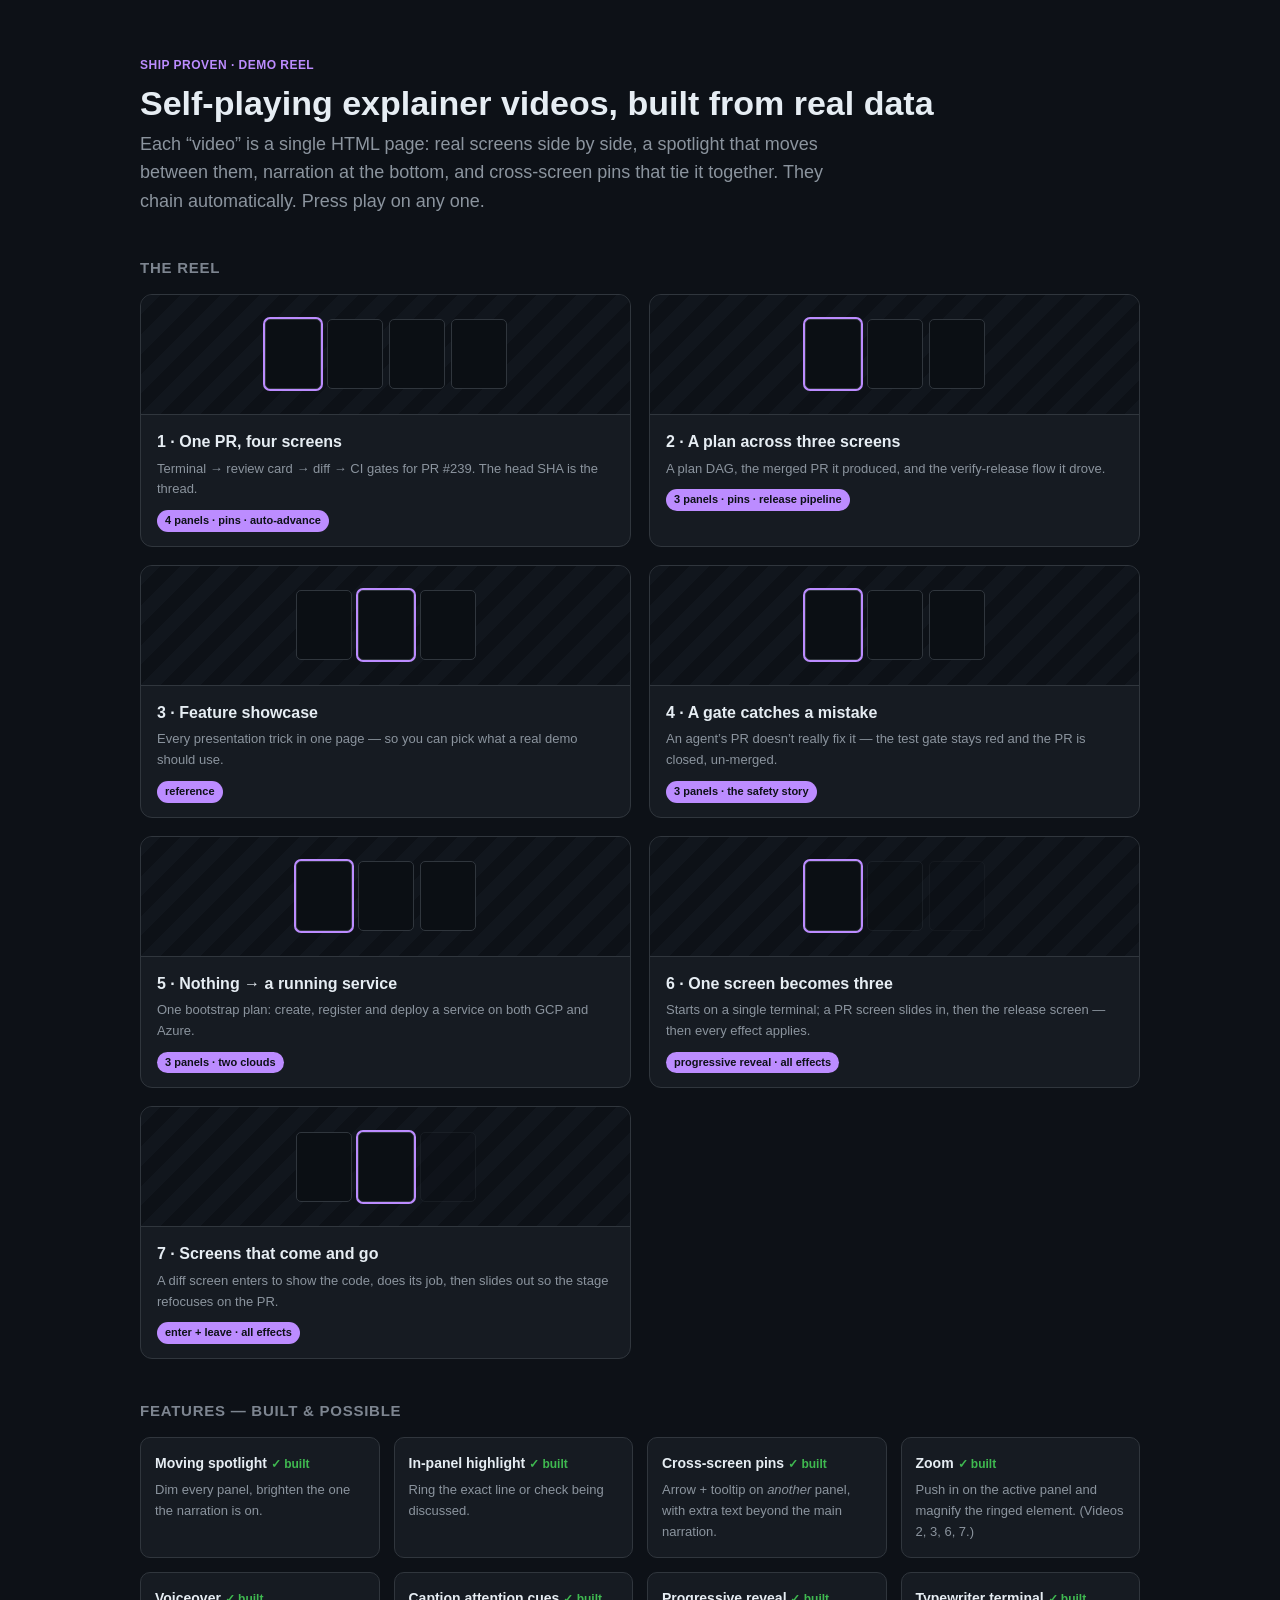
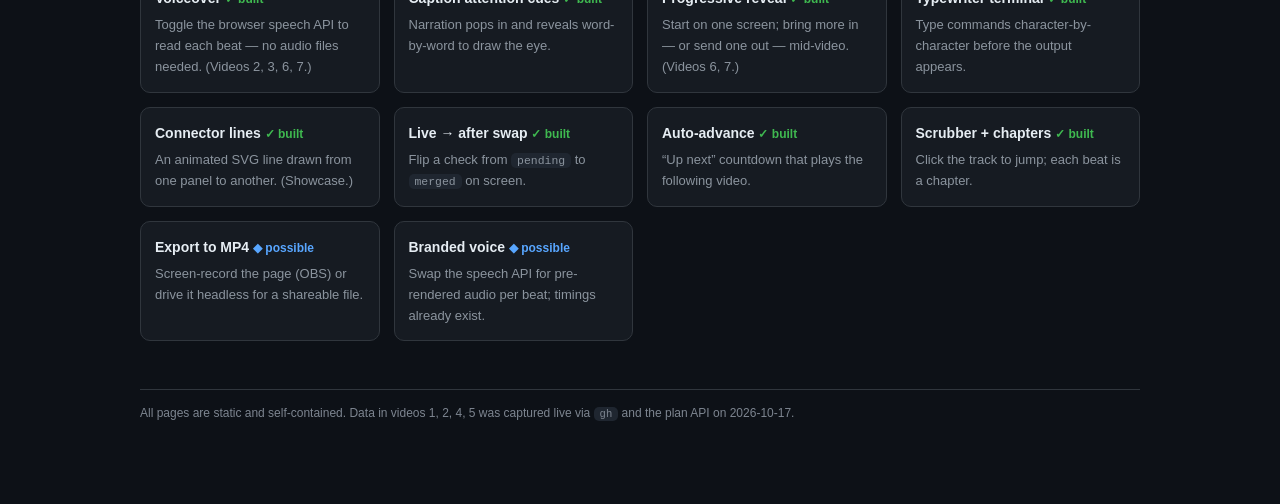
<file: site/index.html>
<!doctype html>
<html lang="en">
<head>
<meta charset="utf-8">
<meta name="viewport" content="width=device-width, initial-scale=1">
<title>Ship Proven — demo reel</title>
<style>
  :root{--bg:#0d1117;--panel:#161b22;--line:#30363d;--fg:#e6edf3;--dim:#8b949e;--mut:#7d8590;
    --purple:#bc8cff;--blue:#58a6ff;--green:#3fb950;
    --mono:ui-monospace,SFMono-Regular,Menlo,Consolas,monospace}
  *{box-sizing:border-box}
  body{margin:0;background:var(--bg);color:var(--fg);
    font:15px/1.6 -apple-system,BlinkMacSystemFont,"Segoe UI",Roboto,Helvetica,Arial,sans-serif}
  .wrap{max-width:1040px;margin:0 auto;padding:56px 20px 80px}
  .eyebrow{color:var(--purple);font-weight:600;letter-spacing:.04em;text-transform:uppercase;font-size:12px}
  h1{font-size:34px;line-height:1.1;margin:.3em 0 .2em}
  .sub{color:var(--dim);font-size:18px;max-width:720px;margin:0 0 36px}
  h2{font-size:15px;color:var(--mut);text-transform:uppercase;letter-spacing:.05em;margin:40px 0 14px}
  .reel{display:grid;grid-template-columns:1fr 1fr;gap:18px}
  @media (max-width:760px){.reel{grid-template-columns:1fr}}
  a.card{display:block;text-decoration:none;color:inherit;background:var(--panel);
    border:1px solid var(--line);border-radius:12px;overflow:hidden;transition:border-color .2s,transform .2s}
  a.card:hover{border-color:var(--purple);transform:translateY(-2px)}
  .thumb{height:120px;background:
    repeating-linear-gradient(135deg,#11161d 0 14px,#0d1117 14px 28px);
    display:flex;align-items:center;justify-content:center;gap:6px;border-bottom:1px solid var(--line)}
  .mini{width:56px;height:70px;border-radius:5px;border:1px solid var(--line);background:#0b0f14}
  .mini.active{box-shadow:0 0 0 2px var(--purple)}
  .card .body{padding:14px 16px}
  .card h3{margin:0 0 4px;font-size:16px}
  .card p{margin:0;color:var(--dim);font-size:13px}
  .tag{display:inline-block;margin-top:10px;font-size:11px;color:#0d1117;background:var(--purple);
    padding:2px 8px;border-radius:999px;font-weight:600}
  .feat{display:grid;grid-template-columns:repeat(auto-fit,minmax(220px,1fr));gap:14px;margin-top:10px}
  .f{background:var(--panel);border:1px solid var(--line);border-radius:10px;padding:14px}
  .f h4{margin:0 0 6px;font-size:14px}.f p{margin:0;color:var(--dim);font-size:13px}
  .f .done{color:var(--green);font-size:12px;font-weight:600}
  .f .idea{color:var(--blue);font-size:12px;font-weight:600}
  code{background:#1f2630;padding:1px 6px;border-radius:5px;font-family:var(--mono);font-size:.88em}
  footer{color:var(--mut);font-size:12px;margin-top:48px;border-top:1px solid var(--line);padding-top:14px}
</style>
</head>
<body>
<div class="wrap">
  <div class="eyebrow">Ship Proven · demo reel</div>
  <h1>Self-playing explainer videos, built from real data</h1>
  <p class="sub">Each “video” is a single HTML page: real screens side by side, a spotlight that moves
    between them, narration at the bottom, and cross-screen pins that tie it together. They chain
    automatically. Press play on any one.</p>

  <h2>The reel</h2>
  <div class="reel">
    <a class="card" href="pr239.html?autoplay=1">
      <div class="thumb"><div class="mini active"></div><div class="mini"></div>
        <div class="mini"></div><div class="mini"></div></div>
      <div class="body"><h3>1 · One PR, four screens</h3>
        <p>Terminal → review card → diff → CI gates for PR #239. The head SHA is the thread.</p>
        <span class="tag">4 panels · pins · auto-advance</span></div>
    </a>
    <a class="card" href="plan-dag.html?autoplay=1">
      <div class="thumb"><div class="mini active"></div><div class="mini"></div><div class="mini"></div></div>
      <div class="body"><h3>2 · A plan across three screens</h3>
        <p>A plan DAG, the merged PR it produced, and the verify-release flow it drove.</p>
        <span class="tag">3 panels · pins · release pipeline</span></div>
    </a>
    <a class="card" href="showcase.html?autoplay=1">
      <div class="thumb"><div class="mini"></div><div class="mini active"></div><div class="mini"></div></div>
      <div class="body"><h3>3 · Feature showcase</h3>
        <p>Every presentation trick in one page — so you can pick what a real demo should use.</p>
        <span class="tag">reference</span></div>
    </a>
    <a class="card" href="gate-catch.html?autoplay=1">
      <div class="thumb"><div class="mini active"></div><div class="mini"></div><div class="mini"></div></div>
      <div class="body"><h3>4 · A gate catches a mistake</h3>
        <p>An agent’s PR doesn’t really fix it — the test gate stays red and the PR is closed, un-merged.</p>
        <span class="tag">3 panels · the safety story</span></div>
    </a>
    <a class="card" href="bootstrap.html?autoplay=1">
      <div class="thumb"><div class="mini active"></div><div class="mini"></div><div class="mini"></div></div>
      <div class="body"><h3>5 · Nothing → a running service</h3>
        <p>One bootstrap plan: create, register and deploy a service on both GCP and Azure.</p>
        <span class="tag">3 panels · two clouds</span></div>
    </a>
    <a class="card" href="reveal.html?autoplay=1">
      <div class="thumb"><div class="mini active"></div><div class="mini" style="opacity:.35"></div><div class="mini" style="opacity:.2"></div></div>
      <div class="body"><h3>6 · One screen becomes three</h3>
        <p>Starts on a single terminal; a PR screen slides in, then the release screen — then every effect applies.</p>
        <span class="tag">progressive reveal · all effects</span></div>
    </a>
    <a class="card" href="handoff.html?autoplay=1">
      <div class="thumb"><div class="mini"></div><div class="mini active"></div><div class="mini" style="opacity:.3"></div></div>
      <div class="body"><h3>7 · Screens that come and go</h3>
        <p>A diff screen enters to show the code, does its job, then slides out so the stage refocuses on the PR.</p>
        <span class="tag">enter + leave · all effects</span></div>
    </a>
  </div>

  <h2>Features — built &amp; possible</h2>
  <div class="feat">
    <div class="f"><h4>Moving spotlight <span class="done">✓ built</span></h4>
      <p>Dim every panel, brighten the one the narration is on.</p></div>
    <div class="f"><h4>In-panel highlight <span class="done">✓ built</span></h4>
      <p>Ring the exact line or check being discussed.</p></div>
    <div class="f"><h4>Cross-screen pins <span class="done">✓ built</span></h4>
      <p>Arrow + tooltip on <em>another</em> panel, with extra text beyond the main narration.</p></div>
    <div class="f"><h4>Zoom <span class="done">✓ built</span></h4>
      <p>Push in on the active panel and magnify the ringed element. (Videos 2, 3, 6, 7.)</p></div>
    <div class="f"><h4>Voiceover <span class="done">✓ built</span></h4>
      <p>Toggle the browser speech API to read each beat — no audio files needed. (Videos 2, 3, 6, 7.)</p></div>
    <div class="f"><h4>Caption attention cues <span class="done">✓ built</span></h4>
      <p>Narration pops in and reveals word-by-word to draw the eye.</p></div>
    <div class="f"><h4>Progressive reveal <span class="done">✓ built</span></h4>
      <p>Start on one screen; bring more in — or send one out — mid-video. (Videos 6, 7.)</p></div>
    <div class="f"><h4>Typewriter terminal <span class="done">✓ built</span></h4>
      <p>Type commands character-by-character before the output appears.</p></div>
    <div class="f"><h4>Connector lines <span class="done">✓ built</span></h4>
      <p>An animated SVG line drawn from one panel to another. (Showcase.)</p></div>
    <div class="f"><h4>Live → after swap <span class="done">✓ built</span></h4>
      <p>Flip a check from <code>pending</code> to <code>merged</code> on screen.</p></div>
    <div class="f"><h4>Auto-advance <span class="done">✓ built</span></h4>
      <p>“Up next” countdown that plays the following video.</p></div>
    <div class="f"><h4>Scrubber + chapters <span class="done">✓ built</span></h4>
      <p>Click the track to jump; each beat is a chapter.</p></div>
    <div class="f"><h4>Export to MP4 <span class="idea">◆ possible</span></h4>
      <p>Screen-record the page (OBS) or drive it headless for a shareable file.</p></div>
    <div class="f"><h4>Branded voice <span class="idea">◆ possible</span></h4>
      <p>Swap the speech API for pre-rendered audio per beat; timings already exist.</p></div>
  </div>

  <footer>All pages are static and self-contained. Data in videos 1, 2, 4, 5 was captured live via
    <code>gh</code> and the plan API on 2026-10-17.</footer>
</div>
</body>
</html>
</file>
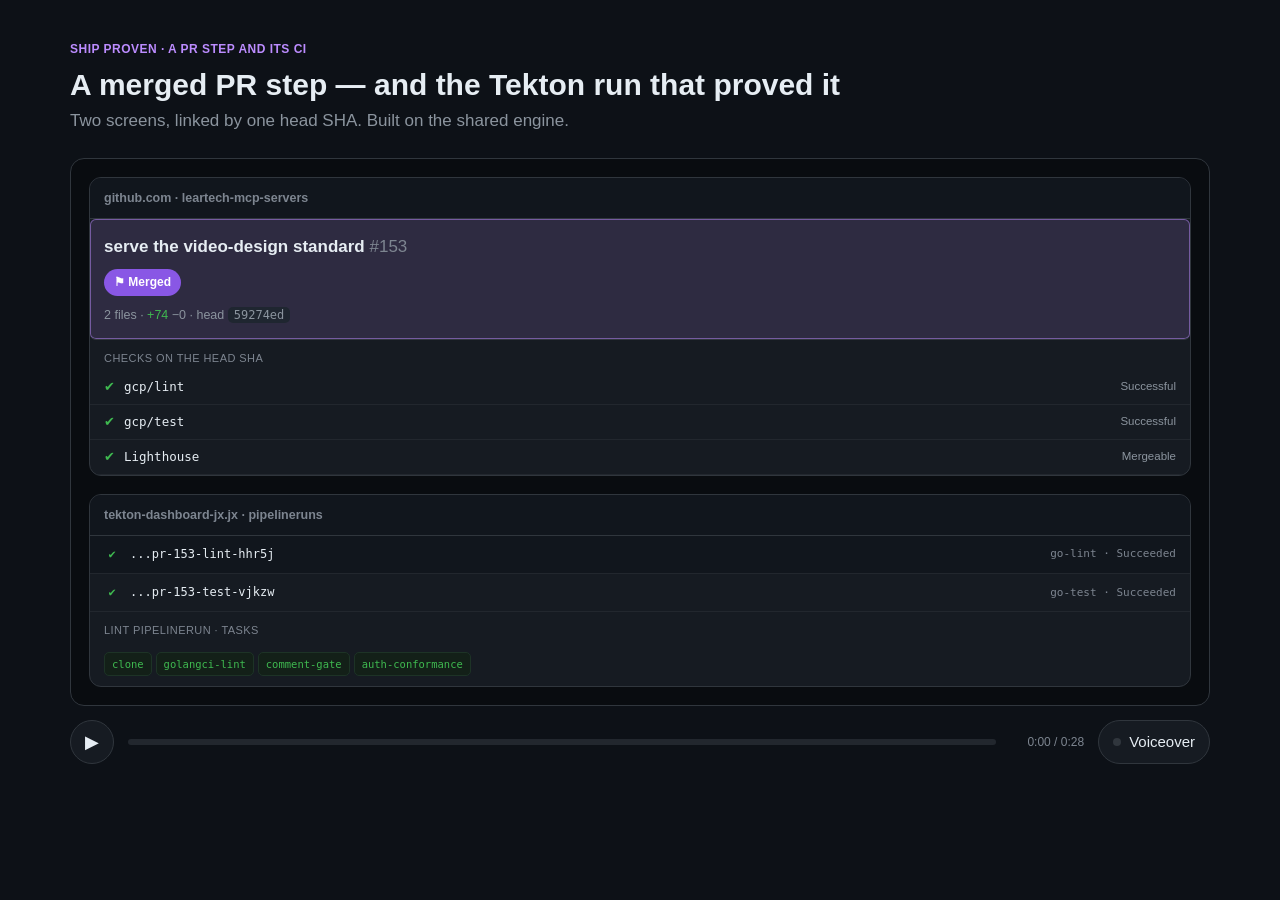
<file: engine/example-pr-tekton/index.html>
<!doctype html><html lang="en"><head><meta charset="utf-8">
<meta name="viewport" content="width=device-width, initial-scale=1">
<title>PR #153 + Tekton</title><link rel="stylesheet" href="sp-video.css"></head><body>
<div class="wrap">
  <div class="eyebrow">Ship Proven · a PR step and its CI</div>
  <h1>A merged PR step — and the Tekton run that proved it</h1>
  <p class="sub">Two screens, linked by one head SHA. Built on the shared engine.</p>
  <div class="movie" id="movie"><div class="stage">
    <div class="pane gh" id="pane-gh">
      <h2>github.com · leartech-mcp-servers</h2>
      <div class="hd" data-k="g1">
        <p class="title">serve the video-design standard <span class="num">#153</span></p>
        <span class="state merged">⚑ Merged</span>
        <div class="meta">2 files · <span class="ok">+74</span> −0 · head <span class="branch" data-k="gsha">59274ed</span></div>
      </div>
      <div class="grp">checks on the head SHA</div>
      <div class="row" data-k="c1"><span class="ok">✔</span><span class="nm">gcp/lint</span><span class="st">Successful</span></div>
      <div class="row" data-k="c1"><span class="ok">✔</span><span class="nm">gcp/test</span><span class="st">Successful</span></div>
      <div class="row" data-k="c2"><span class="ok">✔</span><span class="nm">Lighthouse</span><span class="st">Mergeable</span></div>
    </div>
    <div class="pane" id="pane-tk">
      <h2>tekton-dashboard-jx.jx · pipelineruns</h2>
      <div class="prun head" data-k="t1"><span class="ico ok">✔</span><span class="nm">...pr-153-lint-hhr5j</span><span class="meta">go-lint · Succeeded</span></div>
      <div class="prun" data-k="t2"><span class="ico ok">✔</span><span class="nm">...pr-153-test-vjkzw</span><span class="meta">go-test · Succeeded</span></div>
      <div class="grp">lint PipelineRun · tasks</div>
      <div class="stepstrip" data-k="t5"><span class="chip">clone</span><span class="chip">golangci-lint</span><span class="chip">comment-gate</span><span class="chip">auth-conformance</span></div>
    </div>
  </div>
  <div class="pinlayer" id="pinlayer"></div>
  <div class="caption" id="caption"><div class="step" id="cap-step"></div><div class="txt" id="cap-txt"></div></div></div>
  <div class="bar"><button class="btn" id="play">▶</button>
    <div class="track" id="track"><div class="fill" id="fill"></div></div>
    <div class="time" id="time">0:00 / 0:00</div>
    <button class="voice" id="voice"><span class="d"></span>Voiceover</button></div>
</div>
<script src="sp-video.js"></script>
<script>
SPVideo.mount({ beats:[
 {d:5,pane:'gh',keys:['g1'],step:'1 · the PR step',txt:'A <code>pr</code> step\u2019s deliverable is one pull request — <b>#153</b>, merged.',say:'A pull request step\u2019s deliverable is one pull request. 153, merged.'},
 {d:6,pane:'gh',keys:['c1'],step:'2 · checks on the head SHA',txt:'Checks ran on head <code>59274ed</code>.',pin:{target:'gsha',side:'left',html:'<b>keys off \u2192</b> <code>59274ed</code>'},say:'Checks ran on head 59274ed.'},
 {d:6,pane:'tk',keys:['t1'],step:'3 · the same run on Tekton',txt:'Real PipelineRuns in namespace <code>jx</code>.',pin:{target:'c1',side:'right',html:'<b>\u2190 same checks</b>'},say:'Real pipeline runs in namespace J X.'},
 {d:6,pane:'tk',keys:['t5'],zoom:'t5',step:'4 · zoom inside the lint run',txt:'clone \u2192 golangci-lint \u2192 <b>comment-gate</b> \u2192 auth-conformance.',say:'Clone, golangci lint, comment gate, auth conformance.'},
 {d:5,pane:'gh',keys:['c2'],step:'5 · green \u2192 mergeable',txt:'Every run Succeeded, so #153 is <b>mergeable</b>.',pin:{target:'t1',side:'right',html:'<b>\u2190 because these</b> passed'},say:'Every run succeeded, so 153 is mergeable.'},
]});
</script></body></html>
</file>
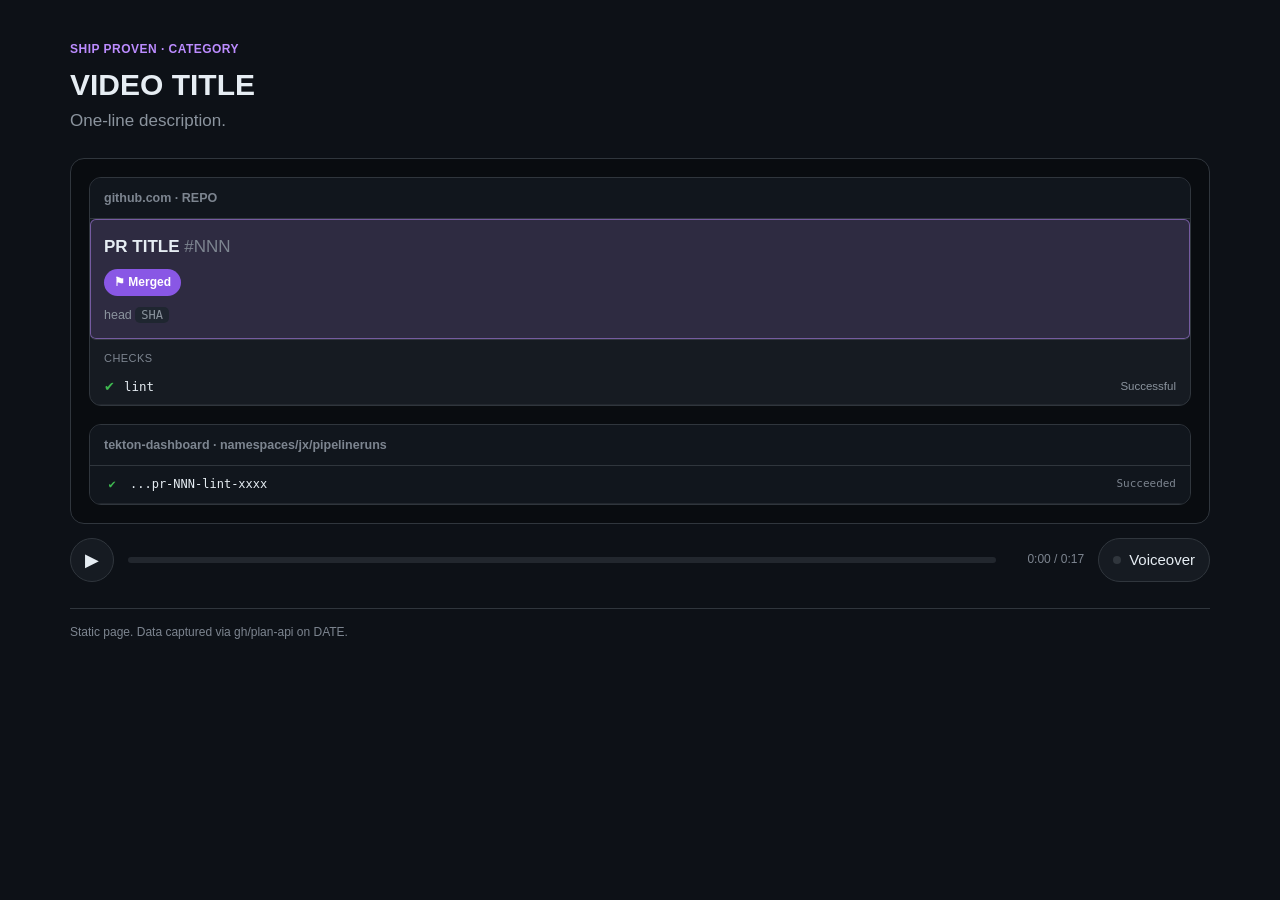
<file: engine/TEMPLATE.html>
<!doctype html>
<html lang="en">
<head>
<meta charset="utf-8">
<meta name="viewport" content="width=device-width, initial-scale=1">
<title>Ship Proven — VIDEO TITLE</title>
<!-- The engine owns every effect. A new video changes only: panels + BEATS. -->
<link rel="stylesheet" href="sp-video.css">
</head>
<body>
<div class="wrap">
  <div class="eyebrow">Ship Proven · CATEGORY</div>
  <h1>VIDEO TITLE</h1>
  <p class="sub">One-line description.</p>

  <div class="movie" id="movie">
    <div class="stage">
      <!-- PANEL 1: id="pane-<key>"; give elements data-k so beats can target them -->
      <div class="pane gh" id="pane-gh">
        <h2>github.com · REPO</h2>
        <div class="hd" data-k="g1">
          <p class="title">PR TITLE <span class="num">#NNN</span></p>
          <span class="state merged">⚑ Merged</span>
          <div class="meta">head <span class="branch" data-k="gsha">SHA</span></div>
        </div>
        <div class="grp">checks</div>
        <div class="row" data-k="c1"><span class="ok">✔</span><span class="nm">lint</span><span class="st">Successful</span></div>
      </div>

      <!-- PANEL 2 -->
      <div class="pane" id="pane-tk">
        <h2>tekton-dashboard · namespaces/jx/pipelineruns</h2>
        <div class="prun head" data-k="t1"><span class="ico ok">✔</span><span class="nm">...pr-NNN-lint-xxxx</span><span class="meta">Succeeded</span></div>
      </div>
    </div>
    <div class="pinlayer" id="pinlayer"></div>
    <div class="caption" id="caption"><div class="step" id="cap-step"></div><div class="txt" id="cap-txt"></div></div>
  </div>

  <div class="bar">
    <button class="btn" id="play">▶</button>
    <div class="track" id="track"><div class="fill" id="fill"></div></div>
    <div class="time" id="time">0:00 / 0:00</div>
    <button class="voice" id="voice"><span class="d"></span>Voiceover</button>
  </div>

  <footer>Static page. Data captured via gh/plan-api on DATE.</footer>
</div>

<script src="sp-video.js"></script>
<script>
SPVideo.mount({
  // audioSlug: 'beat',            // audio/beat01.mp3 … (optional recorded voiceover)
  // nextVideo: {title:'…', href:'next.html?autoplay=1'},  // optional auto-advance
  beats: [
    { d:5, pane:'gh', keys:['g1'], step:'1 · title',
      txt:'HTML shown in the caption.', say:'Plain text spoken by the voiceover.' },
    { d:6, pane:'gh', keys:['c1'], step:'2 · a pin',
      txt:'A cross-screen note.', pin:{target:'t1',side:'right',html:'<b>← linked</b> here'},
      say:'A cross screen note.' },
    { d:6, pane:'tk', keys:['t1'], zoom:'t1', step:'3 · zoom',
      txt:'Zoom onto an element.', say:'Zoom onto an element.' },
  ],
});
</script>
</body>
</html>
</file>
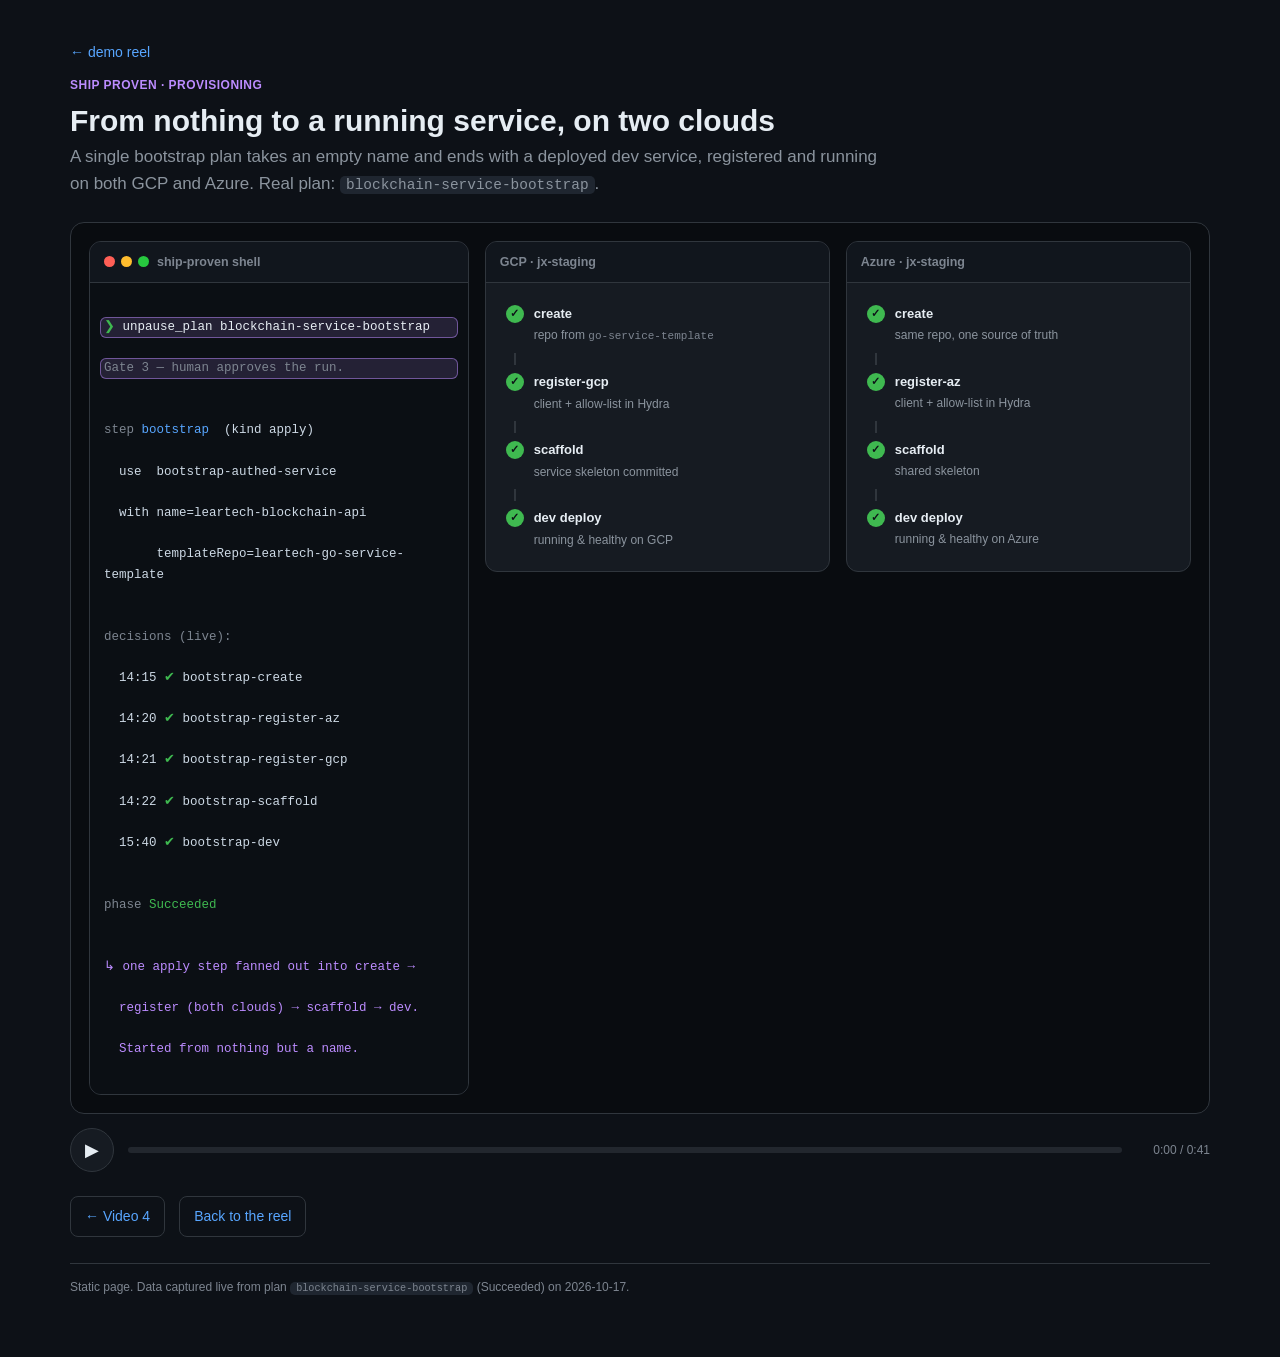
<file: site/bootstrap.html>
<!doctype html>
<html lang="en">
<head>
<meta charset="utf-8">
<meta name="viewport" content="width=device-width, initial-scale=1">
<title>Ship Proven — nothing to a running service</title>
<style>
  :root{--bg:#0d1117;--panel:#161b22;--line:#30363d;--fg:#e6edf3;--dim:#8b949e;--mut:#7d8590;
    --green:#3fb950;--red:#f85149;--yellow:#d29922;--purple:#bc8cff;--blue:#58a6ff;--term:#0b0f14;
    --mono:ui-monospace,SFMono-Regular,Menlo,Consolas,monospace}
  *{box-sizing:border-box}
  body{margin:0;background:var(--bg);color:var(--fg);font:15px/1.6 -apple-system,BlinkMacSystemFont,"Segoe UI",Roboto,Helvetica,Arial,sans-serif}
  .wrap{max-width:1180px;margin:0 auto;padding:40px 20px 60px}
  .eyebrow{color:var(--purple);font-weight:600;letter-spacing:.04em;text-transform:uppercase;font-size:12px}
  h1{font-size:30px;line-height:1.15;margin:.3em 0 .15em}
  .sub{color:var(--dim);font-size:17px;margin:0 0 24px;max-width:820px}
  a.back{color:var(--blue);text-decoration:none;font-size:14px}
  .movie{position:relative;border:1px solid var(--line);border-radius:14px;background:#090c10;padding:18px;overflow:hidden;margin-top:14px}
  .stage{display:grid;grid-template-columns:1.1fr 1fr 1fr;gap:16px;align-items:start}
  @media(max-width:1040px){.stage{grid-template-columns:1fr}}
  .pane{border:1px solid var(--line);border-radius:12px;overflow:hidden;background:var(--panel);transition:filter .4s,box-shadow .4s}
  .pane h2{margin:0;font-size:12.5px;color:var(--mut);font-weight:600;padding:10px 14px;border-bottom:1px solid var(--line);background:#11161d;display:flex;gap:8px;align-items:center}
  .dots{display:flex;gap:6px}.dot{width:11px;height:11px;border-radius:50%}.r{background:#ff5f56}.y{background:#ffbd2e}.g{background:#27c93f}
  .movie.playing .pane{filter:brightness(.5)}
  .movie.playing .pane.active{filter:brightness(1);box-shadow:0 0 0 2px var(--purple),0 14px 50px rgba(188,140,255,.25)}
  .spot{background:rgba(188,140,255,.14);box-shadow:0 0 0 1px rgba(188,140,255,.5) inset;border-radius:6px}
  .term{background:var(--term);font-family:var(--mono);font-size:12.5px;line-height:1.65;padding:14px;white-space:pre-wrap;color:#cdd9e5;min-height:520px}
  .term .p{color:var(--green)}.term .c{color:#e6edf3}.term .o{color:var(--mut)}.term .k{color:var(--blue)}.term .n{color:var(--yellow)}.term .ok{color:var(--green)}
  .line{display:block;border-radius:6px;padding:0 4px;margin:0 -4px}
  /* cloud panels: step pipeline */
  .pipe{padding:14px}
  .stage-row{display:flex;gap:10px;align-items:flex-start;padding:7px 6px;border-radius:8px}
  .stage-row .bul{width:18px;height:18px;border-radius:50%;flex:0 0 18px;display:grid;place-items:center;font-size:11px;color:#0d1117;font-weight:700;margin-top:1px}
  .bul.done{background:var(--green)}.bul.run{background:var(--yellow)}.bul.todo{background:#30363d;color:var(--mut)}
  .stage-row .body h4{margin:0;font-size:13px}.stage-row .body p{margin:2px 0 0;color:var(--dim);font-size:12px}
  .conn{width:2px;height:12px;background:#30363d;margin-left:14px}
  .cloudtag{font-size:11px;color:var(--mut);font-family:var(--mono)}
  .pinlayer{position:absolute;inset:0;pointer-events:none;z-index:4}
  .pin{position:absolute;max-width:220px;opacity:0;transform:translateY(6px);transition:.35s}.pin.show{opacity:1;transform:none}
  .pin .bubble{background:#1b1030;border:1px solid var(--purple);border-radius:9px;padding:8px 10px;font-size:12px;color:#e9ddff;box-shadow:0 10px 30px rgba(0,0,0,.5)}
  .pin .bubble code{background:#2a1b45;padding:1px 5px;border-radius:4px;font-family:var(--mono)}
  .ring{box-shadow:0 0 0 2px var(--purple),0 0 20px rgba(188,140,255,.45)!important;border-radius:6px}
  .caption{position:absolute;left:18px;right:18px;bottom:18px;background:rgba(13,17,23,.93);border:1px solid var(--line);border-left:3px solid var(--purple);border-radius:10px;padding:14px 16px;backdrop-filter:blur(6px);opacity:0;transform:translateY(8px);transition:.4s;pointer-events:none;z-index:5}
  .movie.playing .caption.show{opacity:1;transform:none}
  .caption .step{color:var(--purple);font-size:12px;font-weight:700;text-transform:uppercase;letter-spacing:.05em}
  .caption .txt{margin-top:3px;font-size:15px}
  code{background:#1f2630;padding:1px 6px;border-radius:5px;font-family:var(--mono);font-size:.85em}
  .bar{display:flex;align-items:center;gap:14px;margin-top:14px}
  .btn{background:var(--panel);color:var(--fg);border:1px solid var(--line);width:44px;height:44px;border-radius:50%;font-size:18px;cursor:pointer;display:grid;place-items:center}
  .track{flex:1;height:6px;background:#22272e;border-radius:999px;position:relative;cursor:pointer}
  .fill{position:absolute;left:0;top:0;bottom:0;background:var(--purple);border-radius:999px;width:0}
  .time{color:var(--mut);font-size:12px;min-width:74px;text-align:right}
  .nav{display:flex;gap:14px;margin:24px 0 0}.nav a{color:var(--blue);text-decoration:none;font-size:14px;border:1px solid var(--line);padding:8px 14px;border-radius:8px}
  footer{color:var(--mut);font-size:12px;margin-top:26px;border-top:1px solid var(--line);padding-top:14px}
</style>
</head>
<body>
<div class="wrap">
  <a class="back" href="index.html">← demo reel</a>
  <div class="eyebrow" style="margin-top:12px">Ship Proven · provisioning</div>
  <h1>From nothing to a running service, on two clouds</h1>
  <p class="sub">A single bootstrap plan takes an empty name and ends with a deployed dev service,
    registered and running on both GCP and Azure. Real plan:
    <code>blockchain-service-bootstrap</code>.</p>

  <div class="movie" id="movie">
    <div class="stage">
      <div class="pane" id="pane-term">
        <h2><span class="dots"><span class="dot r"></span><span class="dot y"></span><span class="dot g"></span></span> ship-proven shell</h2>
        <div class="term">
<span class="line" data-k="t1"><span class="p">❯</span> <span class="c">unpause_plan blockchain-service-bootstrap</span></span>
<span class="line" data-k="t1"><span class="o">Gate 3 — human approves the run.</span></span>

<span class="line" data-k="t2"><span class="o">step </span><span class="k">bootstrap</span>  (kind apply)</span>
<span class="line" data-k="t2">  use  bootstrap-authed-service</span>
<span class="line" data-k="t2">  with name=leartech-blockchain-api</span>
<span class="line" data-k="t2">       templateRepo=leartech-go-service-template</span>

<span class="line" data-k="t3"><span class="o">decisions (live):</span></span>
<span class="line" data-k="t3">  14:15 <span class="ok">✔</span> bootstrap-create</span>
<span class="line" data-k="t4">  14:20 <span class="ok">✔</span> bootstrap-register-az</span>
<span class="line" data-k="t4">  14:21 <span class="ok">✔</span> bootstrap-register-gcp</span>
<span class="line" data-k="t5">  14:22 <span class="ok">✔</span> bootstrap-scaffold</span>
<span class="line" data-k="t6">  15:40 <span class="ok">✔</span> bootstrap-dev</span>

<span class="line" data-k="t7"><span class="o">phase </span><span class="ok">Succeeded</span></span>

<span class="line" data-k="t7"><span style="color:var(--purple)">↳ one apply step fanned out into create →</span></span>
<span class="line" data-k="t7"><span style="color:var(--purple)">  register (both clouds) → scaffold → dev.</span></span>
<span class="line" data-k="t7"><span style="color:var(--purple)">  Started from nothing but a name.</span></span>
</div>
      </div>

      <div class="pane" id="pane-gcp">
        <h2>GCP · jx-staging</h2>
        <div class="pipe">
          <div class="stage-row" data-k="c1"><div class="bul done">✓</div><div class="body"><h4>create</h4><p>repo from <span class="cloudtag">go-service-template</span></p></div></div>
          <div class="conn"></div>
          <div class="stage-row" data-k="c2"><div class="bul done">✓</div><div class="body"><h4>register-gcp</h4><p>client + allow-list in Hydra</p></div></div>
          <div class="conn"></div>
          <div class="stage-row" data-k="c3"><div class="bul done">✓</div><div class="body"><h4>scaffold</h4><p>service skeleton committed</p></div></div>
          <div class="conn"></div>
          <div class="stage-row" data-k="c4"><div class="bul done">✓</div><div class="body"><h4>dev deploy</h4><p>running &amp; healthy on GCP</p></div></div>
        </div>
      </div>

      <div class="pane" id="pane-az">
        <h2>Azure · jx-staging</h2>
        <div class="pipe">
          <div class="stage-row" data-k="a1"><div class="bul done">✓</div><div class="body"><h4>create</h4><p>same repo, one source of truth</p></div></div>
          <div class="conn"></div>
          <div class="stage-row" data-k="a2"><div class="bul done">✓</div><div class="body"><h4>register-az</h4><p>client + allow-list in Hydra</p></div></div>
          <div class="conn"></div>
          <div class="stage-row" data-k="a3"><div class="bul done">✓</div><div class="body"><h4>scaffold</h4><p>shared skeleton</p></div></div>
          <div class="conn"></div>
          <div class="stage-row" data-k="a4"><div class="bul done">✓</div><div class="body"><h4>dev deploy</h4><p>running &amp; healthy on Azure</p></div></div>
        </div>
      </div>
    </div>

    <div class="pinlayer" id="pinlayer"></div>
    <div class="caption" id="caption"><div class="step" id="cap-step"></div><div class="txt" id="cap-txt"></div></div>
  </div>

  <div class="bar">
    <button class="btn" id="play">▶</button>
    <div class="track" id="track"><div class="fill" id="fill"></div></div>
    <div class="time" id="time">0:00 / 0:00</div>
  </div>

  <div class="nav"><a href="gate-catch.html">← Video 4</a><a href="index.html">Back to the reel</a></div>
  <footer>Static page. Data captured live from plan <code>blockchain-service-bootstrap</code> (Succeeded) on 2026-10-17.</footer>
</div>

<script>
const BEATS=[
 {d:4,pane:'term',keys:['t1'],step:'1 · a human says go',txt:'<code>unpause_plan</code> is Gate 3 — the one human decision that starts a reviewed plan running.'},
 {d:5,pane:'term',keys:['t2'],step:'2 · one apply step',txt:'The plan has a single <code>apply</code> step that <code>use</code>s a template: <code>bootstrap-authed-service</code>. It expands into many.'},
 {d:5,pane:'term',keys:['t3'],step:'3 · it creates the repo',txt:'First decision: <code>bootstrap-create</code> — a new repo from the service template.',pin:{target:'c1',side:'left',html:'<b>Creates →</b> the repo'}},
 {d:6,pane:'term',keys:['t4'],step:'4 · registered on both clouds',txt:'<code>register-az</code> and <code>register-gcp</code> run in parallel — an identity + allow-list entry on each cloud.',pin:{target:'a2',side:'left',html:'<b>Azure →</b> registered'}},
 {d:5,pane:'gcp',keys:['c1','c2','c3'],step:'5 · GCP side',txt:'On GCP: create → register → scaffold. The same object, viewed per-cloud.',pin:{target:'t4',side:'right',html:'<b>← from</b> register-gcp'}},
 {d:5,pane:'az',keys:['a1','a2','a3'],step:'6 · Azure side, in step',txt:'Azure mirrors it exactly — one plan, two clouds, no divergence.'},
 {d:5,pane:'term',keys:['t5','t6'],step:'7 · scaffold, then deploy',txt:'<code>scaffold</code> commits the skeleton; <code>bootstrap-dev</code> deploys and waits until it’s healthy.',pin:{target:'c4',side:'left',html:'<b>Now →</b> running on GCP'}},
 {d:6,pane:'term',keys:['t7'],step:'8 · nothing → a service',txt:'Phase <b>Succeeded</b>. From a bare name to a registered, deployed, healthy service on two clouds — one approved plan.',pin:{target:'a4',side:'left',html:'<b>And →</b> running on Azure'}},
];
const TOTAL=BEATS.reduce((s,b)=>s+b.d,0);
const movie=document.getElementById('movie'),cap=document.getElementById('caption');
const capStep=document.getElementById('cap-step'),capTxt=document.getElementById('cap-txt');
const fill=document.getElementById('fill'),timeEl=document.getElementById('time'),playBtn=document.getElementById('play');
const panes={term:document.getElementById('pane-term'),gcp:document.getElementById('pane-gcp'),az:document.getElementById('pane-az')};
const pinlayer=document.getElementById('pinlayer');
let t=0,playing=false,raf=null,last=null;
const fmt=s=>`${Math.floor(s/60)}:${String(Math.floor(s%60)).padStart(2,'0')}`;
function beatAt(x){let a=0;for(const b of BEATS){if(x<a+b.d)return b;a+=b.d;}return BEATS[BEATS.length-1];}
function placePin(spec){
  pinlayer.innerHTML='';document.querySelectorAll('.ring').forEach(e=>e.classList.remove('ring'));
  if(!spec)return;const tgt=document.querySelector(`[data-k="${spec.target}"]`);if(!tgt)return;
  tgt.classList.add('ring');const m=movie.getBoundingClientRect(),r=tgt.getBoundingClientRect();
  const pin=document.createElement('div');pin.className='pin';pin.innerHTML=`<div class="bubble">${spec.html}</div>`;pinlayer.appendChild(pin);
  const pr=pin.getBoundingClientRect();let x,y=r.top-m.top+r.height/2-16;
  if(spec.side==='left')x=r.left-m.left-pr.width-14;else x=r.right-m.left+14;
  x=Math.max(8,Math.min(x,m.width-pr.width-8));y=Math.max(8,Math.min(y,m.height-pr.height-8));
  pin.style.left=x+'px';pin.style.top=y+'px';requestAnimationFrame(()=>pin.classList.add('show'));
}
function render(){const b=beatAt(t);
  movie.classList.toggle('playing',playing||t>0);
  for(const k in panes)panes[k].classList.toggle('active',panes[k]===panes[b.pane]);
  document.querySelectorAll('.spot').forEach(e=>e.classList.remove('spot'));
  b.keys.forEach(k=>document.querySelectorAll(`[data-k="${k}"]`).forEach(e=>e.classList.add('spot')));
  placePin(b.pin);capStep.innerHTML=b.step;capTxt.innerHTML=b.txt;cap.classList.add('show');
  fill.style.width=(100*t/TOTAL)+'%';timeEl.textContent=`${fmt(t)} / ${fmt(TOTAL)}`;}
function tick(ts){if(!playing)return;if(last==null)last=ts;t+=(ts-last)/1000;last=ts;
  if(t>=TOTAL){t=TOTAL;render();pause();upNext();return;}render();raf=requestAnimationFrame(tick);}
function play(){if(t>=TOTAL)t=0;playing=true;last=null;playBtn.textContent='⏸';raf=requestAnimationFrame(tick);render();}
function pause(){playing=false;playBtn.textContent='▶';cancelAnimationFrame(raf);}

let advancing=false;
function upNext(){ if(advancing)return; advancing=true; let n=5; const NEXT='reveal.html?autoplay=1';
  const ov=document.createElement('div');
  ov.style.cssText='position:absolute;inset:0;display:grid;place-items:center;background:rgba(9,12,16,.86);backdrop-filter:blur(4px);z-index:7;text-align:center';
  ov.innerHTML='<div><div style="color:#bc8cff;font-size:12px;font-weight:700;text-transform:uppercase;letter-spacing:.06em">Up next</div><div style="font-size:22px;font-weight:600;margin:6px 0 2px">Video 6 · one screen becomes three</div><div id="cd" style="color:#8b949e;margin-top:10px">starting in '+n+'s…</div><div style="margin-top:16px;display:flex;gap:10px;justify-content:center"><button id="go" style="background:#bc8cff;color:#0d1117;border:0;padding:9px 16px;border-radius:8px;font:inherit;font-weight:600;cursor:pointer">Play now</button><button id="stay" style="background:#161b22;color:#e6edf3;border:1px solid #30363d;padding:9px 16px;border-radius:8px;font:inherit;cursor:pointer">Stay here</button></div></div>';
  movie.appendChild(ov);
  const go=()=>{clearInterval(iv);location.href=NEXT;};
  const iv=setInterval(()=>{n--;const cd=document.getElementById('cd');if(cd)cd.textContent='starting in '+n+'s…';if(n<=0)go();},1000);
  ov.querySelector('#go').onclick=go; ov.querySelector('#stay').onclick=()=>{clearInterval(iv);ov.remove();advancing=false;};
}
playBtn.onclick=()=>playing?pause():play();
document.getElementById('track').onclick=e=>{const r=e.currentTarget.getBoundingClientRect();t=Math.max(0,Math.min(TOTAL,(e.clientX-r.left)/r.width*TOTAL));render();};
render();if(new URLSearchParams(location.search).get('autoplay')==='1')play();
</script>
</body>
</html>
</file>
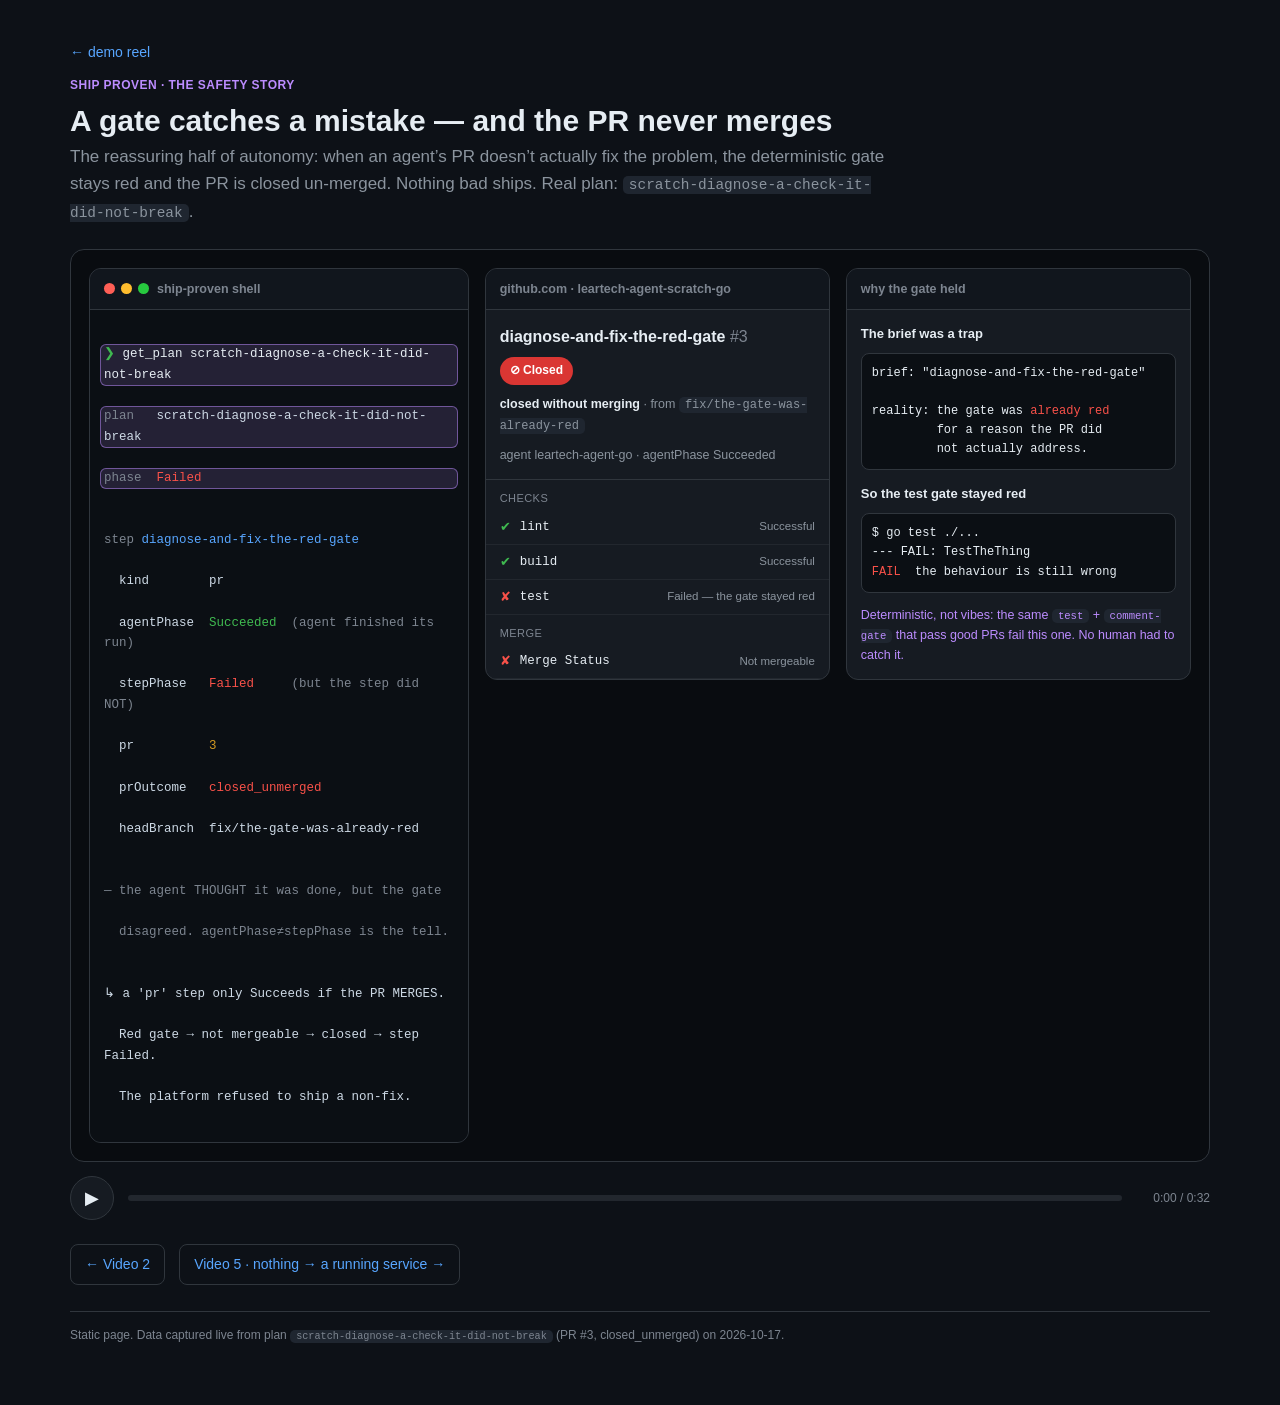
<file: site/gate-catch.html>
<!doctype html>
<html lang="en">
<head>
<meta charset="utf-8">
<meta name="viewport" content="width=device-width, initial-scale=1">
<title>Ship Proven — a gate catches a mistake</title>
<style>
  :root{--bg:#0d1117;--panel:#161b22;--line:#30363d;--fg:#e6edf3;--dim:#8b949e;--mut:#7d8590;
    --green:#3fb950;--red:#f85149;--yellow:#d29922;--purple:#bc8cff;--blue:#58a6ff;--term:#0b0f14;
    --mono:ui-monospace,SFMono-Regular,Menlo,Consolas,monospace}
  *{box-sizing:border-box}
  body{margin:0;background:var(--bg);color:var(--fg);font:15px/1.6 -apple-system,BlinkMacSystemFont,"Segoe UI",Roboto,Helvetica,Arial,sans-serif}
  .wrap{max-width:1180px;margin:0 auto;padding:40px 20px 60px}
  .eyebrow{color:var(--purple);font-weight:600;letter-spacing:.04em;text-transform:uppercase;font-size:12px}
  h1{font-size:30px;line-height:1.15;margin:.3em 0 .15em}
  .sub{color:var(--dim);font-size:17px;margin:0 0 24px;max-width:820px}
  a.back{color:var(--blue);text-decoration:none;font-size:14px}
  .movie{position:relative;border:1px solid var(--line);border-radius:14px;background:#090c10;padding:18px;overflow:hidden;margin-top:14px}
  .stage{display:grid;grid-template-columns:1.1fr 1fr 1fr;gap:16px;align-items:start}
  @media(max-width:1040px){.stage{grid-template-columns:1fr}}
  .pane{border:1px solid var(--line);border-radius:12px;overflow:hidden;background:var(--panel);transition:filter .4s,box-shadow .4s}
  .pane h2{margin:0;font-size:12.5px;color:var(--mut);font-weight:600;padding:10px 14px;border-bottom:1px solid var(--line);background:#11161d;display:flex;gap:8px;align-items:center}
  .dots{display:flex;gap:6px}.dot{width:11px;height:11px;border-radius:50%}.r{background:#ff5f56}.y{background:#ffbd2e}.g{background:#27c93f}
  .movie.playing .pane{filter:brightness(.5)}
  .movie.playing .pane.active{filter:brightness(1);box-shadow:0 0 0 2px var(--purple),0 14px 50px rgba(188,140,255,.25)}
  .spot{background:rgba(188,140,255,.14);box-shadow:0 0 0 1px rgba(188,140,255,.5) inset;border-radius:6px}
  .term{background:var(--term);font-family:var(--mono);font-size:12.5px;line-height:1.65;padding:14px;white-space:pre-wrap;color:#cdd9e5;min-height:520px}
  .term .p{color:var(--green)}.term .c{color:#e6edf3}.term .o{color:var(--mut)}.term .k{color:var(--blue)}.term .n{color:var(--yellow)}.term .bad{color:var(--red)}.term .ok{color:var(--green)}
  .line{display:block;border-radius:6px;padding:0 4px;margin:0 -4px}
  .gh .hd{padding:14px;border-bottom:1px solid var(--line)}
  .gh .title{font-size:16px;font-weight:600;margin:0 0 8px}.gh .title .num{color:var(--mut);font-weight:400}
  .state{display:inline-flex;gap:6px;font-size:12px;font-weight:600;color:#fff;padding:4px 10px;border-radius:999px}
  .state.closed{background:#da3633}
  .gh .meta{color:var(--dim);font-size:12.5px;margin-top:9px}.gh .meta b{color:var(--fg)}
  .branch{font-family:var(--mono);background:#1f2630;padding:1px 6px;border-radius:5px;font-size:12px}
  .grp{color:var(--mut);font-size:11px;text-transform:uppercase;letter-spacing:.04em;padding:10px 14px 2px}
  .row{display:flex;align-items:center;gap:9px;padding:7px 14px;border-bottom:1px solid #22272e;font-size:12.5px}
  .row .nm{font-family:var(--mono)}.row .st{margin-left:auto;color:var(--dim);font-size:11.5px}
  .ok{color:var(--green)}.bad{color:var(--red)}
  .diag{padding:14px;font-size:13px}
  .diag .h{font-weight:600;margin:0 0 8px}
  .diag pre{background:#0b0f14;border:1px solid var(--line);border-radius:8px;padding:10px;font-family:var(--mono);font-size:12px;color:#e6edf3;overflow:auto;margin:0}
  .diag .bad{color:var(--red)}.diag .note{color:var(--purple);margin-top:12px;font-size:12.5px}
  .pinlayer{position:absolute;inset:0;pointer-events:none;z-index:4}
  .pin{position:absolute;max-width:220px;opacity:0;transform:translateY(6px);transition:.35s}.pin.show{opacity:1;transform:none}
  .pin .bubble{background:#1b1030;border:1px solid var(--purple);border-radius:9px;padding:8px 10px;font-size:12px;color:#e9ddff;box-shadow:0 10px 30px rgba(0,0,0,.5)}
  .pin .bubble code{background:#2a1b45;padding:1px 5px;border-radius:4px;font-family:var(--mono)}
  .ring{box-shadow:0 0 0 2px var(--purple),0 0 20px rgba(188,140,255,.45)!important;border-radius:6px}
  .caption{position:absolute;left:18px;right:18px;bottom:18px;background:rgba(13,17,23,.93);border:1px solid var(--line);border-left:3px solid var(--purple);border-radius:10px;padding:14px 16px;backdrop-filter:blur(6px);opacity:0;transform:translateY(8px);transition:.4s;pointer-events:none;z-index:5}
  .movie.playing .caption.show{opacity:1;transform:none}
  .caption .step{color:var(--purple);font-size:12px;font-weight:700;text-transform:uppercase;letter-spacing:.05em}
  .caption .txt{margin-top:3px;font-size:15px}
  code{background:#1f2630;padding:1px 6px;border-radius:5px;font-family:var(--mono);font-size:.85em}
  .bar{display:flex;align-items:center;gap:14px;margin-top:14px}
  .btn{background:var(--panel);color:var(--fg);border:1px solid var(--line);width:44px;height:44px;border-radius:50%;font-size:18px;cursor:pointer;display:grid;place-items:center}
  .track{flex:1;height:6px;background:#22272e;border-radius:999px;position:relative;cursor:pointer}
  .fill{position:absolute;left:0;top:0;bottom:0;background:var(--purple);border-radius:999px;width:0}
  .time{color:var(--mut);font-size:12px;min-width:74px;text-align:right}
  .nav{display:flex;gap:14px;margin:24px 0 0}.nav a{color:var(--blue);text-decoration:none;font-size:14px;border:1px solid var(--line);padding:8px 14px;border-radius:8px}
  footer{color:var(--mut);font-size:12px;margin-top:26px;border-top:1px solid var(--line);padding-top:14px}
</style>
</head>
<body>
<div class="wrap">
  <a class="back" href="index.html">← demo reel</a>
  <div class="eyebrow" style="margin-top:12px">Ship Proven · the safety story</div>
  <h1>A gate catches a mistake — and the PR never merges</h1>
  <p class="sub">The reassuring half of autonomy: when an agent’s PR doesn’t actually fix the
    problem, the deterministic gate stays red and the PR is closed un-merged. Nothing bad ships.
    Real plan: <code>scratch-diagnose-a-check-it-did-not-break</code>.</p>

  <div class="movie" id="movie">
    <div class="stage">
      <div class="pane" id="pane-term">
        <h2><span class="dots"><span class="dot r"></span><span class="dot y"></span><span class="dot g"></span></span> ship-proven shell</h2>
        <div class="term">
<span class="line" data-k="t1"><span class="p">❯</span> <span class="c">get_plan scratch-diagnose-a-check-it-did-not-break</span></span>
<span class="line" data-k="t1"><span class="o">plan  </span> scratch-diagnose-a-check-it-did-not-break</span>
<span class="line" data-k="t1"><span class="o">phase </span> <span class="bad">Failed</span></span>

<span class="line" data-k="t2"><span class="o">step </span><span class="k">diagnose-and-fix-the-red-gate</span></span>
<span class="line" data-k="t2">  kind        pr</span>
<span class="line" data-k="t2">  agentPhase  <span class="ok">Succeeded</span>  <span class="o">(agent finished its run)</span></span>
<span class="line" data-k="t3">  stepPhase   <span class="bad">Failed</span>     <span class="o">(but the step did NOT)</span></span>
<span class="line" data-k="t3">  pr          <span class="n">3</span></span>
<span class="line" data-k="t3">  prOutcome   <span class="bad">closed_unmerged</span></span>
<span class="line" data-k="t3">  headBranch  fix/the-gate-was-already-red</span>

<span class="line" data-k="t4"><span class="o">— the agent THOUGHT it was done, but the gate</span></span>
<span class="line" data-k="t4"><span class="o">  disagreed. agentPhase≠stepPhase is the tell.</span></span>

<span class="line" data-k="t5"><span class="note">↳ a 'pr' step only Succeeds if the PR MERGES.</span></span>
<span class="line" data-k="t5"><span class="note">  Red gate → not mergeable → closed → step Failed.</span></span>
<span class="line" data-k="t5"><span class="note">  The platform refused to ship a non-fix.</span></span>
</div>
      </div>

      <div class="pane gh" id="pane-gh">
        <h2>github.com · leartech-agent-scratch-go</h2>
        <div class="hd" data-k="g1">
          <p class="title">diagnose-and-fix-the-red-gate <span class="num">#3</span></p>
          <span class="state closed">⊘ Closed</span>
          <div class="meta"><b>closed without merging</b> · from
            <span class="branch">fix/the-gate-was-already-red</span></div>
          <div class="meta">agent leartech-agent-go · agentPhase Succeeded</div>
        </div>
        <div class="grp">checks</div>
        <div class="row" data-k="g2"><span class="ok">✔</span><span class="nm">lint</span><span class="st">Successful</span></div>
        <div class="row" data-k="g2"><span class="ok">✔</span><span class="nm">build</span><span class="st">Successful</span></div>
        <div class="row" data-k="g3"><span class="bad">✘</span><span class="nm">test</span><span class="st">Failed — the gate stayed red</span></div>
        <div class="grp">merge</div>
        <div class="row" data-k="g3"><span class="bad">✘</span><span class="nm">Merge Status</span><span class="st">Not mergeable</span></div>
      </div>

      <div class="pane" id="pane-why">
        <h2>why the gate held</h2>
        <div class="diag">
          <p class="h" data-k="w1">The brief was a trap</p>
          <pre data-k="w1">brief: "diagnose-and-fix-the-red-gate"

reality: the gate was <span class="bad">already red</span>
         for a reason the PR did
         not actually address.</pre>
          <p class="h" style="margin-top:14px" data-k="w2">So the test gate stayed red</p>
          <pre data-k="w2">$ go test ./...
--- FAIL: TestTheThing
<span class="bad">FAIL</span>  the behaviour is still wrong</pre>
          <div class="note" data-k="w3">Deterministic, not vibes: the same
            <code>test</code> + <code>comment-gate</code> that pass good PRs
            fail this one. No human had to catch it.</div>
        </div>
      </div>
    </div>

    <div class="pinlayer" id="pinlayer"></div>
    <div class="caption" id="caption"><div class="step" id="cap-step"></div><div class="txt" id="cap-txt"></div></div>
  </div>

  <div class="bar">
    <button class="btn" id="play">▶</button>
    <div class="track" id="track"><div class="fill" id="fill"></div></div>
    <div class="time" id="time">0:00 / 0:00</div>
  </div>

  <div class="nav">
    <a href="plan-dag.html">← Video 2</a>
    <a href="bootstrap.html?autoplay=1">Video 5 · nothing → a running service →</a>
  </div>
  <footer>Static page. Data captured live from plan <code>scratch-diagnose-a-check-it-did-not-break</code> (PR #3, closed_unmerged) on 2026-10-17.</footer>
</div>

<script>
const BEATS=[
 {d:4,pane:'term',keys:['t1'],step:'1 · a failed plan',txt:'The plan is <b>Failed</b>. Good — that’s the system telling the truth, not hiding it.'},
 {d:5,pane:'term',keys:['t2'],step:'2 · the agent finished',txt:'<code>agentPhase = Succeeded</code>: the agent ran to completion and opened a PR. It believed it was done.',pin:{target:'g1',side:'left',html:'<b>Its PR →</b> #3'}},
 {d:6,pane:'term',keys:['t3'],step:'3 · but the step failed',txt:'<code>stepPhase = Failed</code>, <code>prOutcome = closed_unmerged</code>. Agent-done and step-done are not the same thing.',pin:{target:'g3',side:'left',html:'<b>Because →</b> test gate is red'}},
 {d:5,pane:'gh',keys:['g1'],step:'4 · the PR on GitHub',txt:'PR #3 is <b>Closed</b>, never merged. The branch exists; the change did not ship.',pin:{target:'t3',side:'right',html:'<b>← Terminal:</b> closed_unmerged'}},
 {d:6,pane:'gh',keys:['g2','g3'],step:'5 · the gate that held',txt:'lint and build pass, but <code>test</code> fails — so Merge Status is not-mergeable. One red gate is enough.'},
 {d:6,pane:'why',keys:['w1','w2','w3'],step:'6 · deterministic, not vibes',txt:'The same gates that pass good PRs fail this one. The platform refused to ship a non-fix, with no human in the loop.',pin:{target:'g3',side:'left',html:'<b>This →</b> kept it out of main'}},
];
const TOTAL=BEATS.reduce((s,b)=>s+b.d,0);
const movie=document.getElementById('movie'),cap=document.getElementById('caption');
const capStep=document.getElementById('cap-step'),capTxt=document.getElementById('cap-txt');
const fill=document.getElementById('fill'),timeEl=document.getElementById('time'),playBtn=document.getElementById('play');
const panes={term:document.getElementById('pane-term'),gh:document.getElementById('pane-gh'),why:document.getElementById('pane-why')};
const pinlayer=document.getElementById('pinlayer');
let t=0,playing=false,raf=null,last=null;
const fmt=s=>`${Math.floor(s/60)}:${String(Math.floor(s%60)).padStart(2,'0')}`;
function beatAt(x){let a=0;for(const b of BEATS){if(x<a+b.d)return b;a+=b.d;}return BEATS[BEATS.length-1];}
function placePin(spec){
  pinlayer.innerHTML='';document.querySelectorAll('.ring').forEach(e=>e.classList.remove('ring'));
  if(!spec)return;const tgt=document.querySelector(`[data-k="${spec.target}"]`);if(!tgt)return;
  tgt.classList.add('ring');const m=movie.getBoundingClientRect(),r=tgt.getBoundingClientRect();
  const pin=document.createElement('div');pin.className='pin';pin.innerHTML=`<div class="bubble">${spec.html}</div>`;pinlayer.appendChild(pin);
  const pr=pin.getBoundingClientRect();let x,y=r.top-m.top+r.height/2-16;
  if(spec.side==='left')x=r.left-m.left-pr.width-14;else x=r.right-m.left+14;
  x=Math.max(8,Math.min(x,m.width-pr.width-8));y=Math.max(8,Math.min(y,m.height-pr.height-8));
  pin.style.left=x+'px';pin.style.top=y+'px';requestAnimationFrame(()=>pin.classList.add('show'));
}
function render(){const b=beatAt(t);
  movie.classList.toggle('playing',playing||t>0);
  for(const k in panes)panes[k].classList.toggle('active',panes[k]===panes[b.pane]);
  document.querySelectorAll('.spot').forEach(e=>e.classList.remove('spot'));
  b.keys.forEach(k=>document.querySelectorAll(`[data-k="${k}"]`).forEach(e=>e.classList.add('spot')));
  placePin(b.pin);capStep.innerHTML=b.step;capTxt.innerHTML=b.txt;cap.classList.add('show');
  fill.style.width=(100*t/TOTAL)+'%';timeEl.textContent=`${fmt(t)} / ${fmt(TOTAL)}`;}
function tick(ts){if(!playing)return;if(last==null)last=ts;t+=(ts-last)/1000;last=ts;
  if(t>=TOTAL){t=TOTAL;render();pause();upNext();return;}render();raf=requestAnimationFrame(tick);}
function play(){if(t>=TOTAL)t=0;playing=true;last=null;playBtn.textContent='⏸';raf=requestAnimationFrame(tick);render();}
function pause(){playing=false;playBtn.textContent='▶';cancelAnimationFrame(raf);}

let advancing=false;
function upNext(){ if(advancing)return; advancing=true; let n=5; const NEXT='bootstrap.html?autoplay=1';
  const ov=document.createElement('div');
  ov.style.cssText='position:absolute;inset:0;display:grid;place-items:center;background:rgba(9,12,16,.86);backdrop-filter:blur(4px);z-index:7;text-align:center';
  ov.innerHTML='<div><div style="color:#bc8cff;font-size:12px;font-weight:700;text-transform:uppercase;letter-spacing:.06em">Up next</div><div style="font-size:22px;font-weight:600;margin:6px 0 2px">Video 5 · nothing → a running service</div><div id="cd" style="color:#8b949e;margin-top:10px">starting in '+n+'s…</div><div style="margin-top:16px;display:flex;gap:10px;justify-content:center"><button id="go" style="background:#bc8cff;color:#0d1117;border:0;padding:9px 16px;border-radius:8px;font:inherit;font-weight:600;cursor:pointer">Play now</button><button id="stay" style="background:#161b22;color:#e6edf3;border:1px solid #30363d;padding:9px 16px;border-radius:8px;font:inherit;cursor:pointer">Stay here</button></div></div>';
  movie.appendChild(ov);
  const go=()=>{clearInterval(iv);location.href=NEXT;};
  const iv=setInterval(()=>{n--;const cd=document.getElementById('cd');if(cd)cd.textContent='starting in '+n+'s…';if(n<=0)go();},1000);
  ov.querySelector('#go').onclick=go; ov.querySelector('#stay').onclick=()=>{clearInterval(iv);ov.remove();advancing=false;};
}
playBtn.onclick=()=>playing?pause():play();
document.getElementById('track').onclick=e=>{const r=e.currentTarget.getBoundingClientRect();t=Math.max(0,Math.min(TOTAL,(e.clientX-r.left)/r.width*TOTAL));render();};
render();if(new URLSearchParams(location.search).get('autoplay')==='1')play();
</script>
</body>
</html>
</file>
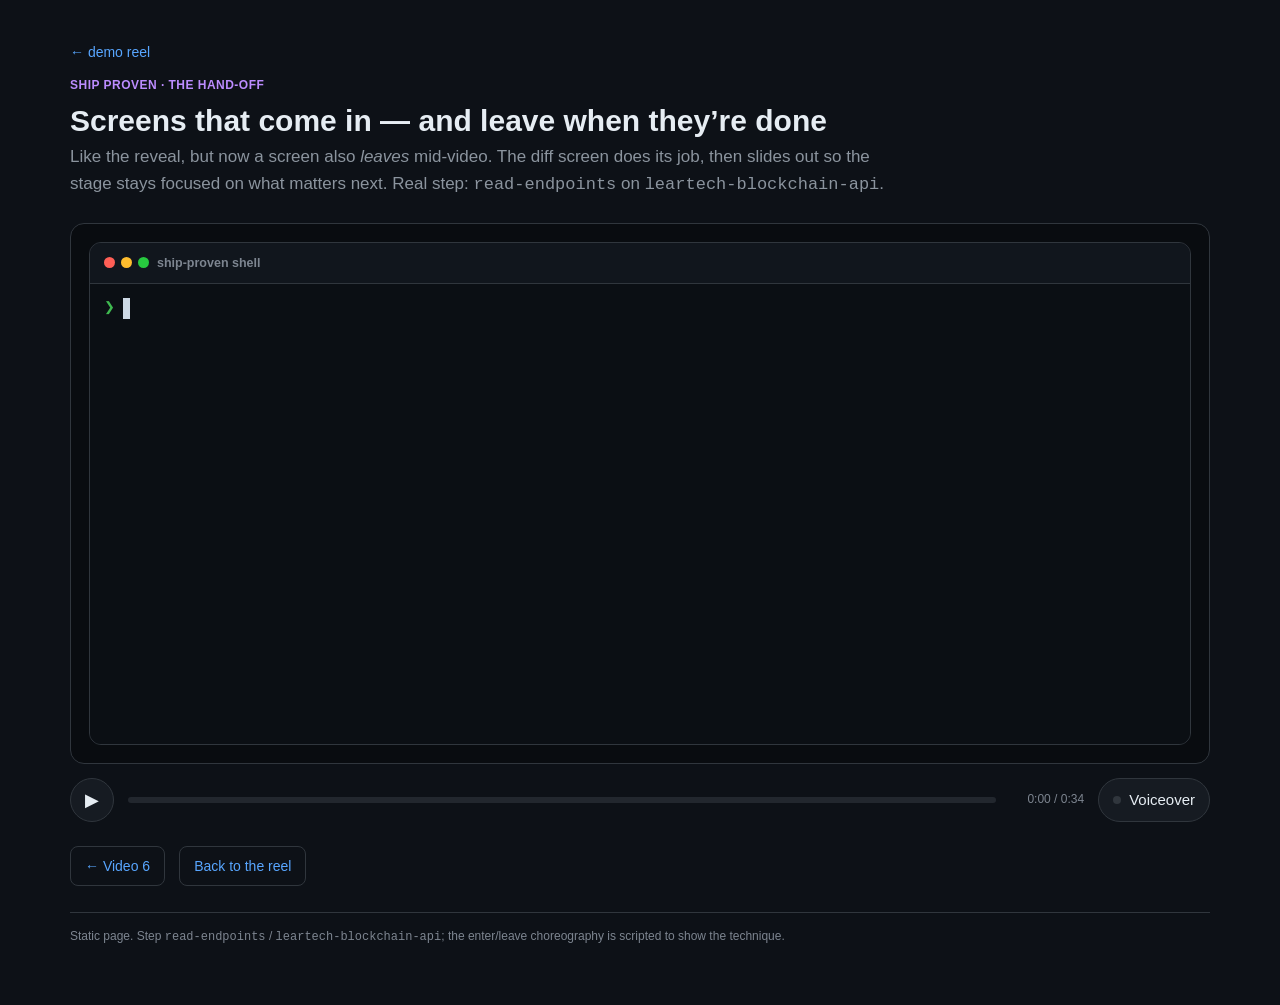
<file: site/handoff.html>
<!doctype html>
<html lang="en">
<head>
<meta charset="utf-8">
<meta name="viewport" content="width=device-width, initial-scale=1">
<title>Ship Proven — screens that come and go</title>
<style>
  :root{--bg:#0d1117;--panel:#161b22;--line:#30363d;--fg:#e6edf3;--dim:#8b949e;--mut:#7d8590;
    --green:#3fb950;--red:#f85149;--yellow:#d29922;--purple:#bc8cff;--blue:#58a6ff;--term:#0b0f14;
    --mono:ui-monospace,SFMono-Regular,Menlo,Consolas,monospace}
  *{box-sizing:border-box}
  body{margin:0;background:var(--bg);color:var(--fg);font:15px/1.6 -apple-system,BlinkMacSystemFont,"Segoe UI",Roboto,Helvetica,Arial,sans-serif}
  .wrap{max-width:1180px;margin:0 auto;padding:40px 20px 60px}
  .eyebrow{color:var(--purple);font-weight:600;letter-spacing:.04em;text-transform:uppercase;font-size:12px}
  h1{font-size:30px;line-height:1.15;margin:.3em 0 .15em}
  .sub{color:var(--dim);font-size:17px;margin:0 0 24px;max-width:820px}
  a.back{color:var(--blue);text-decoration:none;font-size:14px}
  .movie{position:relative;border:1px solid var(--line);border-radius:14px;background:#090c10;padding:18px;overflow:hidden;margin-top:14px}
  .stage{display:grid;grid-template-columns:1fr;gap:16px;align-items:start;transition:grid-template-columns .7s cubic-bezier(.2,.8,.2,1)}
  .stage.two{grid-template-columns:1.1fr 1fr}
  .stage.three{grid-template-columns:1fr 1fr 1fr}
  @media(max-width:1040px){.stage,.stage.two,.stage.three{grid-template-columns:1fr}}
  .pane{border:1px solid var(--line);border-radius:12px;overflow:hidden;background:var(--panel);
    transition:filter .4s,box-shadow .4s,transform .6s,opacity .5s}
  .pane.hidden{opacity:0;transform:scale(.9) translateX(20px);width:0;min-width:0;padding:0;border:0;pointer-events:none;position:absolute;left:-9999px}
  .pane.reveal{animation:slideIn .6s cubic-bezier(.2,.8,.2,1)}
  .pane.leaving{animation:slideOut .55s cubic-bezier(.4,0,.6,1) forwards}
  @keyframes slideIn{from{opacity:0;transform:translateX(26px) scale(.95)}to{opacity:1;transform:none}}
  @keyframes slideOut{from{opacity:1;transform:none}to{opacity:0;transform:translateX(-26px) scale(.92)}}
  .pane h2{margin:0;font-size:12.5px;color:var(--mut);font-weight:600;padding:10px 14px;border-bottom:1px solid var(--line);background:#11161d;display:flex;gap:8px;align-items:center}
  .dots{display:flex;gap:6px}.dot{width:11px;height:11px;border-radius:50%}.r{background:#ff5f56}.y{background:#ffbd2e}.g{background:#27c93f}
  .movie.multi .pane{filter:brightness(.5)}
  .movie.multi .pane.active{filter:brightness(1);box-shadow:0 0 0 2px var(--purple),0 14px 50px rgba(188,140,255,.25)}
  .spot{background:rgba(188,140,255,.14);box-shadow:0 0 0 1px rgba(188,140,255,.5) inset;border-radius:6px}
  .term{background:var(--term);font-family:var(--mono);font-size:12.5px;line-height:1.7;padding:14px;white-space:pre-wrap;color:#cdd9e5;min-height:460px}
  .term .p{color:var(--green)}.term .c{color:#e6edf3}.term .o{color:var(--mut)}.term .k{color:var(--blue)}.term .n{color:var(--yellow)}.term .ok{color:var(--green)}.term .bad{color:var(--red)}
  .caret{display:inline-block;width:7px;background:#cdd9e5;animation:bl 1s steps(1) infinite}@keyframes bl{50%{opacity:0}}
  .gh .hd{padding:14px;border-bottom:1px solid var(--line)}
  .gh .title{font-size:16px;font-weight:600;margin:0 0 8px}.gh .title .num{color:var(--mut);font-weight:400}
  .state{display:inline-flex;gap:6px;font-size:12px;font-weight:600;color:#fff;padding:4px 10px;border-radius:999px;background:#238636}
  .gh .meta{color:var(--dim);font-size:12.5px;margin-top:9px}.gh .meta b{color:var(--fg)}
  .branch{font-family:var(--mono);background:#1f2630;padding:1px 6px;border-radius:5px;font-size:12px}
  .grp{color:var(--mut);font-size:11px;text-transform:uppercase;letter-spacing:.04em;padding:10px 14px 2px}
  .row{display:flex;align-items:center;gap:9px;padding:7px 14px;border-bottom:1px solid #22272e;font-size:12.5px}
  .row .nm{font-family:var(--mono)}.row .st{margin-left:auto;color:var(--dim);font-size:11.5px}
  .ok{color:var(--green)}.pend{color:var(--yellow)}
  .pipe{padding:14px}
  .stage-row{display:flex;gap:10px;align-items:flex-start;padding:7px 6px;border-radius:8px}
  .stage-row .bul{width:18px;height:18px;border-radius:50%;flex:0 0 18px;display:grid;place-items:center;font-size:11px;color:#0d1117;font-weight:700;margin-top:1px}
  .bul.done{background:var(--green)}.bul.run{background:var(--yellow)}.bul.todo{background:#30363d;color:var(--mut)}
  .stage-row .body h4{margin:0;font-size:13px}.stage-row .body p{margin:2px 0 0;color:var(--dim);font-size:12px}
  .conn{width:2px;height:12px;background:#30363d;margin-left:14px}
  .big{font-size:26px;font-weight:700;margin:4px 14px;padding-top:10px}
  .pinlayer{position:absolute;inset:0;pointer-events:none;z-index:4}
  .pin{position:absolute;max-width:220px;opacity:0;transform:translateY(6px);transition:.35s}.pin.show{opacity:1;transform:none}
  .pin .bubble{background:#1b1030;border:1px solid var(--purple);border-radius:9px;padding:8px 10px;font-size:12px;color:#e9ddff;box-shadow:0 10px 30px rgba(0,0,0,.5)}
  .pin .bubble code{background:#2a1b45;padding:1px 5px;border-radius:4px;font-family:var(--mono)}
  .ring{box-shadow:0 0 0 2px var(--purple),0 0 20px rgba(188,140,255,.45)!important;border-radius:6px}
  .pane{transform-origin:center}
  .movie.zoom .pane.active{transform:scale(1.03);z-index:2}
  .zoomed{transform:scale(1.15);transform-origin:left center;transition:transform .5s;position:relative;z-index:3}
  .caption{position:absolute;left:18px;right:18px;bottom:18px;background:rgba(13,17,23,.93);border:1px solid var(--line);border-left:3px solid var(--purple);border-radius:10px;padding:14px 16px;backdrop-filter:blur(6px);opacity:0;transform:translateY(8px);transition:.4s;pointer-events:none;z-index:5}
  .movie.playing .caption.show{opacity:1;transform:none}
  .caption .step{color:var(--purple);font-size:12px;font-weight:700;text-transform:uppercase;letter-spacing:.05em;transition:color .3s}
  .caption .txt{margin-top:3px;font-size:15px}.caption code{background:#1f2630;padding:1px 6px;border-radius:5px;font-family:var(--mono);font-size:.85em}
  @keyframes capPop{0%{transform:scale(.96) translateY(10px);opacity:0}55%{transform:scale(1.03) translateY(0);opacity:1}100%{transform:scale(1)}}
  @keyframes wordIn{from{opacity:0;transform:translateY(4px)}to{opacity:1;transform:none}}
  .caption.pop{animation:capPop .5s cubic-bezier(.2,.8,.2,1)}.caption.pop .step{color:#d7b8ff}
  .caption .txt .w{display:inline-block;opacity:0;animation:wordIn .32s ease forwards}
  .bar{display:flex;align-items:center;gap:14px;margin-top:14px}
  .btn{background:var(--panel);color:var(--fg);border:1px solid var(--line);width:44px;height:44px;border-radius:50%;font-size:18px;cursor:pointer;display:grid;place-items:center}
  .track{flex:1;height:6px;background:#22272e;border-radius:999px;position:relative;cursor:pointer}
  .fill{position:absolute;left:0;top:0;bottom:0;background:var(--purple);border-radius:999px;width:0}
  .time{color:var(--mut);font-size:12px;min-width:74px;text-align:right}
  .voice{background:var(--panel);color:var(--fg);border:1px solid var(--line);height:44px;padding:0 14px;border-radius:22px;font:inherit;cursor:pointer;display:flex;align-items:center;gap:8px}
  .voice.on{border-color:var(--purple);color:#e9ddff}.voice .d{width:8px;height:8px;border-radius:50%;background:#30363d}.voice.on .d{background:var(--purple);box-shadow:0 0 8px var(--purple)}
  .nav{display:flex;gap:14px;margin:24px 0 0}.nav a{color:var(--blue);text-decoration:none;font-size:14px;border:1px solid var(--line);padding:8px 14px;border-radius:8px}
  footer{color:var(--mut);font-size:12px;margin-top:26px;border-top:1px solid var(--line);padding-top:14px}
</style>
</head>
<body>
<div class="wrap">
  <a class="back" href="index.html">← demo reel</a>
  <div class="eyebrow" style="margin-top:12px">Ship Proven · the hand-off</div>
  <h1>Screens that come in — and leave when they’re done</h1>
  <p class="sub">Like the reveal, but now a screen also <em>leaves</em> mid-video. The diff screen does its
    job, then slides out so the stage stays focused on what matters next. Real step:
    <code>read-endpoints</code> on <code>leartech-blockchain-api</code>.</p>

  <div class="movie" id="movie">
    <div class="stage" id="stage">
      <div class="pane" id="pane-term">
        <h2><span class="dots"><span class="dot r"></span><span class="dot y"></span><span class="dot g"></span></span> ship-proven shell</h2>
        <div class="term" id="term"><span id="typed"></span><span class="caret" id="caret">&nbsp;</span></div>
      </div>

      <div class="pane hidden" id="pane-diff">
        <h2>diff · internal/handlers/read.go</h2>
        <div class="pipe" style="font-family:var(--mono);font-size:12px;line-height:1.7">
          <div data-k="d1" style="color:var(--mut)">@@ GET /v1/blocks/:id @@</div>
          <div data-k="d1" style="color:var(--green)">+ func (h *H) GetBlock(c *gin.Context) {</div>
          <div data-k="d1" style="color:var(--green)">+   b, err := h.store.Block(c, id)</div>
          <div data-k="d2" style="color:var(--green)">+   // proven-by: TestGetBlock_ReturnsBlock</div>
          <div data-k="d2" style="color:var(--green)">+   c.JSON(200, b)</div>
          <div data-k="d1" style="color:var(--green)">+ }</div>
          <div style="color:var(--mut);margin-top:10px">read-only endpoints · +42 −0</div>
        </div>
      </div>

      <div class="pane gh hidden" id="pane-gh">
        <h2>github.com · leartech-blockchain-api</h2>
        <div class="hd" data-k="g1">
          <p class="title">read-endpoints <span class="num">#5</span></p>
          <span class="state" data-k="gstate">⟲ Open</span>
          <div class="meta"><b>agent</b> → <span class="branch">main</span> from
            <span class="branch">feat/read-endpoints</span></div>
        </div>
        <div class="grp">checks</div>
        <div class="row" data-k="g2"><span class="ok">✔</span><span class="nm">lint</span><span class="st">Successful</span></div>
        <div class="row" data-k="g3" id="rowtest"><span class="pend" id="testico">●</span><span class="nm">test</span>
          <span class="st" id="teststatus">Pending — running</span></div>
        <div class="row" data-k="g2"><span class="ok">✔</span><span class="nm">comment-gate</span><span class="st">Successful</span></div>
      </div>
    </div>

    <div class="pinlayer" id="pinlayer"></div>
    <div class="caption" id="caption"><div class="step" id="cap-step"></div><div class="txt" id="cap-txt"></div></div>
  </div>

  <div class="bar">
    <button class="btn" id="play">▶</button>
    <div class="track" id="track"><div class="fill" id="fill"></div></div>
    <div class="time" id="time">0:00 / 0:00</div>
    <button class="voice" id="voice"><span class="d"></span>Voiceover</button>
  </div>

  <div class="nav"><a href="reveal.html">← Video 6</a><a href="index.html">Back to the reel</a></div>
  <footer>Static page. Step <code>read-endpoints</code> / <code>leartech-blockchain-api</code>; the
    enter/leave choreography is scripted to show the technique.</footer>
</div>

<script>
const CMD="run plan blockchain-service-endpoints";
// panelSet: which panes should be on stage this beat. Enter = newly present, leave = newly absent.
const BEATS=[
 {d:4,pane:'term',set:['term'],fx:'type',step:'1 · one screen, typing',
  txt:'We start on the terminal alone. The command types itself in.',
  say:'We start on the terminal alone. The command types itself in.'},
 {d:4,pane:'term',set:['term'],fx:'out',step:'2 · the agent writes code',
  txt:'The <code>read-endpoints</code> step runs — the agent is writing the read-only handlers.',
  say:'The read-endpoints step runs. The agent is writing the read-only handlers.'},
 {d:5,pane:'diff',set:['term','diff'],step:'3 · the diff screen enters',
  txt:'The <b>diff</b> screen slides in so we can see exactly what it wrote.',
  pin:{target:'d1',side:'left',html:'<b>New code →</b> GetBlock handler'},
  say:'The diff screen slides in so we can see exactly what it wrote.'},
 {d:5,pane:'diff',set:['term','diff'],zoom:'d2',step:'4 · zoom: proven-by',
  txt:'Zooming in: every behaviour claim names a <code>proven-by</code> test — the comment-gate requires it.',
  pin:{target:'d2',side:'left',html:'<b>Required →</b> proven-by test'},
  say:'Zooming in: every behaviour claim names a proven-by test. The comment gate requires it.'},
 {d:5,pane:'gh',set:['term','diff','gh'],step:'5 · the PR screen joins',
  txt:'The agent opens PR #5 — the PR screen joins while the diff is still up.',
  pin:{target:'g1',side:'left',html:'<b>Opened →</b> PR #5'},
  say:'The agent opens pull request five. The PR screen joins while the diff is still up.'},
 {d:5,pane:'gh',set:['term','gh'],leave:'diff',step:'6 · the diff screen leaves',
  txt:'Its job done, the <b>diff screen slides out</b> — the stage refocuses on the PR and its gates.',
  pin:{target:'g3',side:'left',html:'<b>Now watching →</b> the gates'},
  say:'Its job done, the diff screen slides out. The stage refocuses on the pull request and its gates.'},
 {d:6,pane:'gh',set:['term','gh'],fx:'merge',step:'7 · it merges',
  txt:'The <code>test</code> gate goes green, the PR flips to <b>Merged</b>, and the step settles. Clean hand-off, focused stage.',
  pin:{target:'g1',side:'left',html:'<b>Merged →</b> step Succeeded'},
  say:'The test gate goes green, the pull request flips to merged, and the step settles. A clean hand-off, and a focused stage.'},
];
const TOTAL=BEATS.reduce((s,b)=>s+b.d,0);
const movie=document.getElementById('movie'),stage=document.getElementById('stage'),cap=document.getElementById('caption');
const capStep=document.getElementById('cap-step'),capTxt=document.getElementById('cap-txt');
const fill=document.getElementById('fill'),timeEl=document.getElementById('time'),playBtn=document.getElementById('play');
const typed=document.getElementById('typed'),caret=document.getElementById('caret');
const pinlayer=document.getElementById('pinlayer');
const panes={term:document.getElementById('pane-term'),diff:document.getElementById('pane-diff'),gh:document.getElementById('pane-gh')};
let t=0,playing=false,raf=null,last=null,voiceOn=false,spokenBeat=-1,capBeat=-1;
const fmt=s=>`${Math.floor(s/60)}:${String(Math.floor(s%60)).padStart(2,'0')}`;
function beatIdx(x){let a=0;for(let i=0;i<BEATS.length;i++){if(x<a+BEATS[i].d)return i;a+=BEATS[i].d;}return BEATS.length-1;}
function beatInto(x){let a=0;for(let i=0;i<BEATS.length;i++){if(x<a+BEATS[i].d)return x-a;a+=BEATS[i].d;}return 0;}

const OUT='\n<span class="o">step </span><span class="c">read-endpoints</span> (kind pr)\n<span class="o">…writing handlers + tests…</span>\n';
function applyFx(b,into){
  if(b.fx==='type'){const n=Math.min(CMD.length,Math.floor(into/0.1));
    typed.innerHTML='<span class="p">❯</span> <span class="c">'+CMD.slice(0,n)+'</span>';caret.style.display='inline-block';}
  else if(b.fx==='out'){typed.innerHTML='<span class="p">❯</span> <span class="c">'+CMD+'</span>'+OUT;caret.style.display='none';}
  else caret.style.display='none';
  const merged=b.fx==='merge';
  const ti=document.getElementById('testico'),ts=document.getElementById('teststatus');
  if(ti){ti.className=merged?'ok':'pend';ti.textContent=merged?'✔':'●';}
  if(ts)ts.textContent=merged?'Successful':'Pending — running';
  const gs=document.querySelector('[data-k="gstate"]');
  if(gs){gs.textContent=merged?'⚑ Merged':'⟲ Open';gs.style.background=merged?'#8957e5':'#238636';}
}
// panel presence: compute from set[], animate enter/leave
let present={term:true,diff:false,gh:false};
function syncPanels(b){
  const want={term:false,diff:false,gh:false};
  b.set.forEach(k=>want[k]=true);
  for(const k of ['diff','gh']){
    if(want[k] && !present[k]){ // enter
      present[k]=true; const el=panes[k];
      el.classList.remove('leaving','hidden'); el.classList.add('reveal');
      setTimeout(()=>el.classList.remove('reveal'),640);
    } else if(!want[k] && present[k]){ // leave
      present[k]=false; const el=panes[k];
      el.classList.remove('reveal'); el.classList.add('leaving');
      setTimeout(()=>{el.classList.add('hidden');el.classList.remove('leaving');},540);
    }
  }
  const n=b.set.length;
  stage.classList.toggle('two',n===2);
  stage.classList.toggle('three',n>=3);
}
function hardSyncPanels(b){ // for scrubbing: set state instantly, no animation
  const want={term:true,diff:false,gh:false}; b.set.forEach(k=>want[k]=true);
  for(const k of ['diff','gh']){ present[k]=want[k];
    panes[k].classList.remove('reveal','leaving');
    panes[k].classList.toggle('hidden',!want[k]); }
  const n=b.set.length; stage.classList.toggle('two',n===2); stage.classList.toggle('three',n>=3);
}
function placePin(spec){
  pinlayer.innerHTML='';document.querySelectorAll('.ring').forEach(e=>e.classList.remove('ring'));
  if(!spec)return;const tgt=document.querySelector(`[data-k="${spec.target}"]`);if(!tgt)return;
  const box=tgt.getBoundingClientRect();if(box.width===0)return;
  tgt.classList.add('ring');const m=movie.getBoundingClientRect();
  const pin=document.createElement('div');pin.className='pin';pin.innerHTML=`<div class="bubble">${spec.html}</div>`;pinlayer.appendChild(pin);
  const pr=pin.getBoundingClientRect();let x,y=box.top-m.top+box.height/2-16;
  if(spec.side==='left')x=box.left-m.left-pr.width-14;else x=box.right-m.left+14;
  x=Math.max(8,Math.min(x,m.width-pr.width-8));y=Math.max(8,Math.min(y,m.height-pr.height-8));
  pin.style.left=x+'px';pin.style.top=y+'px';requestAnimationFrame(()=>pin.classList.add('show'));
}
function revealCaption(el,html){
  const tmp=document.createElement('div');tmp.innerHTML=html;
  function walk(node){const out=document.createDocumentFragment();
    node.childNodes.forEach(ch=>{if(ch.nodeType===3){ch.textContent.split(/(\s+)/).forEach(tok=>{
      if(tok.trim()===''){out.appendChild(document.createTextNode(tok));}
      else{const w=document.createElement('span');w.className='w';w.textContent=tok;out.appendChild(w);}});}
      else{const c=ch.cloneNode(false);c.appendChild(walk(ch));out.appendChild(c);}});return out;}
  el.innerHTML='';el.appendChild(walk(tmp));
  el.querySelectorAll('.w').forEach((w,k)=>w.style.animationDelay=(0.04*k)+'s');
}
function speak(i){if(!voiceOn||!('speechSynthesis'in window))return;if(i===spokenBeat)return;spokenBeat=i;
  window.speechSynthesis.cancel();const u=new SpeechSynthesisUtterance(BEATS[i].say||BEATS[i].txt.replace(/<[^>]+>/g,''));
  u.rate=1;u.pitch=1;window.speechSynthesis.speak(u);}
let lastBeat=-1;
function render(scrub){
  const i=beatIdx(t),b=BEATS[i],into=beatInto(t);
  if(scrub){ hardSyncPanels(b); lastBeat=i; }
  else if(i!==lastBeat){ syncPanels(b); lastBeat=i; }
  movie.classList.toggle('playing',playing||t>0);
  movie.classList.toggle('multi',b.set.length>1);
  for(const k in panes)panes[k].classList.toggle('active',panes[k]===panes[b.pane]);
  applyFx(b,into);
  document.querySelectorAll('.spot').forEach(e=>e.classList.remove('spot'));
  if(b.keys)b.keys.forEach(k=>document.querySelectorAll(`[data-k="${k}"]`).forEach(e=>e.classList.add('spot')));
  movie.classList.toggle('zoom',!!b.zoom);
  document.querySelectorAll('.zoomed').forEach(e=>e.classList.remove('zoomed'));
  if(b.zoom){const z=document.querySelector(`[data-k="${b.zoom}"]`);if(z)z.classList.add('zoomed');}
  placePin(b.pin);
  if(playing)speak(i);
  if(i!==capBeat){capBeat=i;capStep.innerHTML=b.step;revealCaption(capTxt,b.txt);
    cap.classList.remove('pop');void cap.offsetWidth;cap.classList.add('pop','show');}
  fill.style.width=(100*t/TOTAL)+'%';timeEl.textContent=`${fmt(t)} / ${fmt(TOTAL)}`;
}
function tick(ts){if(!playing)return;if(last==null)last=ts;t+=(ts-last)/1000;last=ts;
  if(t>=TOTAL){t=TOTAL;render();pause();return;}render();raf=requestAnimationFrame(tick);}
function play(){if(t>=TOTAL){t=0;spokenBeat=-1;capBeat=-1;lastBeat=-1;present={term:true,diff:false,gh:false};hardSyncPanels(BEATS[0]);}
  playing=true;last=null;playBtn.textContent='⏸';raf=requestAnimationFrame(tick);render();}
function pause(){playing=false;playBtn.textContent='▶';cancelAnimationFrame(raf);if('speechSynthesis'in window)window.speechSynthesis.cancel();}
playBtn.onclick=()=>playing?pause():play();
const voiceBtn=document.getElementById('voice');
voiceBtn.onclick=()=>{voiceOn=!voiceOn;voiceBtn.classList.toggle('on',voiceOn);
  if(!voiceOn&&'speechSynthesis'in window)window.speechSynthesis.cancel();else{spokenBeat=-1;if(playing)speak(beatIdx(t));}};
document.getElementById('track').onclick=e=>{const r=e.currentTarget.getBoundingClientRect();
  t=Math.max(0,Math.min(TOTAL,(e.clientX-r.left)/r.width*TOTAL));render(true);};
hardSyncPanels(BEATS[0]);render(true);
if(new URLSearchParams(location.search).get('autoplay')==='1')play();
</script>
</body>
</html>
</file>
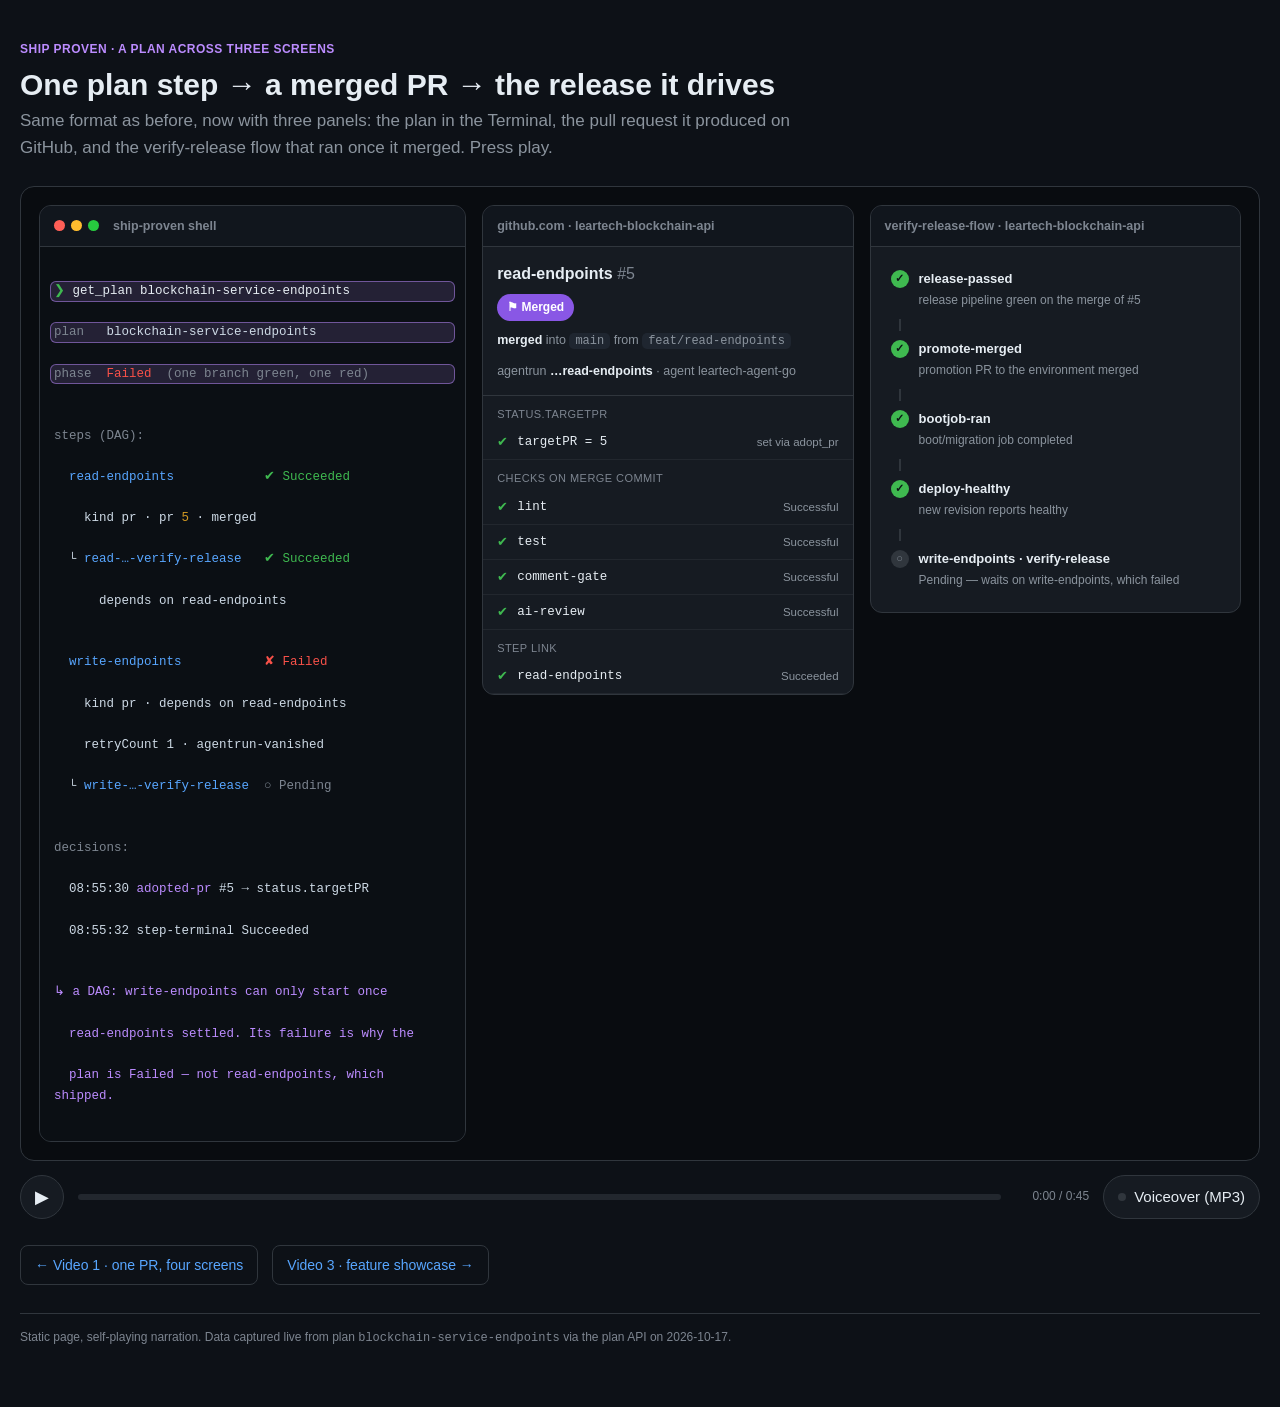
<file: site/plan-dag.html>
<!doctype html>
<html lang="en">
<head>
<meta charset="utf-8">
<meta name="viewport" content="width=device-width, initial-scale=1">
<title>Ship Proven — a plan, its PR, and the release it drives</title>
<style>
  :root{
    --bg:#0d1117; --panel:#161b22; --line:#30363d;
    --fg:#e6edf3; --dim:#8b949e; --mut:#7d8590;
    --green:#3fb950; --red:#f85149; --yellow:#d29922; --purple:#bc8cff;
    --blue:#58a6ff; --term:#0b0f14;
    --mono:ui-monospace,SFMono-Regular,"SF Mono",Menlo,Consolas,monospace;
  }
  *{box-sizing:border-box}
  body{margin:0;background:var(--bg);color:var(--fg);
    font:15px/1.6 -apple-system,BlinkMacSystemFont,"Segoe UI",Roboto,Helvetica,Arial,sans-serif}
  .wrap{max-width:1320px;margin:0 auto;padding:40px 20px 60px}
  .eyebrow{color:var(--purple);font-weight:600;letter-spacing:.04em;text-transform:uppercase;font-size:12px}
  h1{font-size:30px;line-height:1.15;margin:.3em 0 .15em}
  .sub{color:var(--dim);font-size:17px;margin:0 0 24px;max-width:820px}

  .movie{position:relative;border:1px solid var(--line);border-radius:14px;background:#090c10;padding:18px;overflow:hidden}
  .stage{display:grid;grid-template-columns:1.15fr 1fr 1fr;gap:16px;align-items:start}
  @media (max-width:1040px){.stage{grid-template-columns:1fr}}

  .pane{border:1px solid var(--line);border-radius:12px;overflow:hidden;background:var(--panel);
    transition:box-shadow .4s,filter .4s}
  .pane h2{margin:0;font-size:12.5px;color:var(--mut);font-weight:600;
    padding:10px 14px;border-bottom:1px solid var(--line);background:#11161d;display:flex;align-items:center;gap:8px}
  .dots{display:flex;gap:6px;margin-right:6px}.dot{width:11px;height:11px;border-radius:50%}
  .r{background:#ff5f56}.y{background:#ffbd2e}.g{background:#27c93f}

  .movie.playing .pane{filter:brightness(.5)}
  .movie.playing .pane.active{filter:brightness(1);box-shadow:0 0 0 2px var(--purple),0 14px 50px rgba(188,140,255,.25)}
  .spot{background:rgba(188,140,255,.14);box-shadow:0 0 0 1px rgba(188,140,255,.5) inset;border-radius:6px}
  /* cross-screen annotation pins */
  .movie{--pin:0}
  .pinlayer{position:absolute;inset:0;pointer-events:none;z-index:4}
  .pin{position:absolute;max-width:220px;opacity:0;transform:translateY(6px);
    transition:opacity .35s,transform .35s}
  .pin.show{opacity:1;transform:none}
  .pin .bubble{background:#1b1030;border:1px solid var(--purple);border-radius:9px;
    padding:8px 10px;font-size:12px;line-height:1.4;color:#e9ddff;
    box-shadow:0 10px 30px rgba(0,0,0,.5)}
  .pin .bubble b{color:#fff}
  .pin .bubble code{background:#2a1b45;padding:1px 5px;border-radius:4px;font-family:var(--mono);font-size:.9em}
  .pin .arrow{position:absolute;width:0;height:0}
  /* arrow variants: point from bubble toward the target edge */
  .pin.down .arrow{left:22px;bottom:-9px;border:9px solid transparent;border-top-color:var(--purple)}
  .pin.up   .arrow{left:22px;top:-9px;border:9px solid transparent;border-bottom-color:var(--purple)}
  .pin.left .arrow{top:14px;left:-9px;border:9px solid transparent;border-right-color:var(--purple)}
  .pin.right .arrow{top:14px;right:-9px;border:9px solid transparent;border-left-color:var(--purple)}
  /* a soft ring drawn on the targeted element */
  .ring{box-shadow:0 0 0 2px var(--purple),0 0 22px rgba(188,140,255,.45)!important;border-radius:6px}
  .pane{transform-origin:center;transition:filter .4s,box-shadow .4s,transform .5s}
  .movie.zoom .pane.active{transform:scale(1.03);z-index:2}
  .zoomed{transform:scale(1.15);transform-origin:left center;transition:transform .5s;position:relative;z-index:3}
  .voice{background:var(--panel);color:var(--fg);border:1px solid var(--line);height:44px;padding:0 14px;
    border-radius:22px;font:inherit;cursor:pointer;display:flex;align-items:center;gap:8px}
  .voice.on{border-color:var(--purple);color:#e9ddff}
  .voice .d{width:8px;height:8px;border-radius:50%;background:#30363d}
  .voice.on .d{background:var(--purple);box-shadow:0 0 8px var(--purple)}


  .term{background:var(--term);font-family:var(--mono);font-size:12.5px;line-height:1.65;
    padding:14px;white-space:pre-wrap;color:#cdd9e5;min-height:560px}
  .term .p{color:var(--green)}.term .c{color:#e6edf3}.term .o{color:var(--mut)}
  .term .k{color:var(--blue)}.term .n{color:var(--yellow)}.term .note{color:var(--purple)}
  .term .ok{color:var(--green)}.term .bad{color:var(--red)}
  .line{display:block;border-radius:6px;padding:0 4px;margin:0 -4px}

  .gh .hd{padding:14px;border-bottom:1px solid var(--line)}
  .gh .title{font-size:16px;font-weight:600;margin:0 0 8px}
  .gh .title .num{color:var(--mut);font-weight:400}
  .state{display:inline-flex;gap:6px;font-size:12px;font-weight:600;color:#fff;padding:4px 10px;border-radius:999px}
  .state.merged{background:#8957e5}.state.open{background:#238636}
  .gh .meta{color:var(--dim);font-size:12.5px;margin-top:9px}.gh .meta b{color:var(--fg)}
  .branch{font-family:var(--mono);background:#1f2630;padding:1px 6px;border-radius:5px;font-size:12px}
  .grp{color:var(--mut);font-size:11px;text-transform:uppercase;letter-spacing:.04em;padding:10px 14px 2px}
  .row{display:flex;align-items:center;gap:9px;padding:7px 14px;border-bottom:1px solid #22272e;font-size:12.5px}
  .row .nm{font-family:var(--mono)}.row .st{margin-left:auto;color:var(--dim);font-size:11.5px}
  .ok{color:var(--green)}.pend{color:var(--yellow)}.bad{color:var(--red)}

  /* release / verify panel as a vertical pipeline */
  .pipe{padding:14px}
  .stage-row{display:flex;gap:10px;align-items:flex-start;padding:8px 6px;border-radius:8px}
  .stage-row .bul{width:18px;height:18px;border-radius:50%;flex:0 0 18px;display:grid;place-items:center;font-size:11px;
    color:#0d1117;font-weight:700;margin-top:1px}
  .bul.done{background:var(--green)}.bul.wait{background:var(--yellow)}.bul.todo{background:#30363d;color:var(--mut)}
  .stage-row .body h4{margin:0;font-size:13px}.stage-row .body p{margin:2px 0 0;color:var(--dim);font-size:12px}
  .conn{width:2px;height:12px;background:#30363d;margin-left:14px}

  .caption{position:absolute;left:18px;right:18px;bottom:18px;background:rgba(13,17,23,.93);
    border:1px solid var(--line);border-left:3px solid var(--purple);border-radius:10px;padding:14px 16px;
    backdrop-filter:blur(6px);opacity:0;transform:translateY(8px);transition:opacity .4s,transform .4s;pointer-events:none}
  .movie.playing .caption.show{opacity:1;transform:none}
  .caption .step{color:var(--purple);font-size:12px;font-weight:700;text-transform:uppercase;letter-spacing:.05em}
  .caption .txt{margin-top:3px;font-size:15px}.caption code{background:#1f2630;padding:1px 6px;border-radius:5px;font-family:var(--mono);font-size:.85em}
  /* caption attention cues */
  @keyframes capPop{0%{transform:scale(.96) translateY(10px);opacity:0}
    55%{transform:scale(1.03) translateY(0);opacity:1}100%{transform:scale(1)}}
  @keyframes wordIn{from{opacity:0;transform:translateY(4px)}to{opacity:1;transform:none}}
  .caption.pop{animation:capPop .5s cubic-bezier(.2,.8,.2,1)}
  .caption .txt .w{display:inline-block;opacity:0;animation:wordIn .32s ease forwards}
  .caption .step{transition:color .3s}
  .caption.pop .step{color:#d7b8ff}

  .bar{display:flex;align-items:center;gap:14px;margin-top:14px}
  .btn{background:var(--panel);color:var(--fg);border:1px solid var(--line);width:44px;height:44px;border-radius:50%;
    font-size:18px;cursor:pointer;display:grid;place-items:center}.btn:hover{border-color:var(--purple)}
  .track{flex:1;height:6px;background:#22272e;border-radius:999px;position:relative;cursor:pointer}
  .fill{position:absolute;left:0;top:0;bottom:0;background:var(--purple);border-radius:999px;width:0}
  .time{color:var(--mut);font-size:12px;font-variant-numeric:tabular-nums;min-width:74px;text-align:right}
  .nav{display:flex;gap:14px;margin:26px 0 0}
  .nav a{color:var(--blue);text-decoration:none;font-size:14px;border:1px solid var(--line);padding:8px 14px;border-radius:8px}
  .nav a:hover{border-color:var(--blue)}
  footer{color:var(--mut);font-size:12px;margin-top:28px;border-top:1px solid var(--line);padding-top:14px}
</style>
</head>
<body>
<div class="wrap">
  <div class="eyebrow">Ship Proven · a plan across three screens</div>
  <h1>One plan step → a merged PR → the release it drives</h1>
  <p class="sub">Same format as before, now with three panels: the plan in the Terminal, the pull request
    it produced on GitHub, and the verify-release flow that ran once it merged. Press play.</p>

  <div class="movie" id="movie">
    <div class="stage">

      <!-- 1 — TERMINAL / PLAN DAG -->
      <div class="pane" id="pane-term">
        <h2><span class="dots"><span class="dot r"></span><span class="dot y"></span><span class="dot g"></span></span>
          ship-proven shell</h2>
        <div class="term">
<span class="line" data-k="t1"><span class="p">❯</span> <span class="c">get_plan blockchain-service-endpoints</span></span>
<span class="line" data-k="t1"><span class="o">plan  </span> blockchain-service-endpoints</span>
<span class="line" data-k="t1"><span class="o">phase </span> <span class="bad">Failed</span>  <span class="o">(one branch green, one red)</span></span>

<span class="line" data-k="t2"><span class="o">steps (DAG):</span></span>
<span class="line" data-k="t2">  <span class="k">read-endpoints</span>            <span class="ok">✔ Succeeded</span></span>
<span class="line" data-k="t2">    kind pr · pr <span class="n">5</span> · merged</span>
<span class="line" data-k="t3">  └ <span class="k">read-…-verify-release</span>   <span class="ok">✔ Succeeded</span></span>
<span class="line" data-k="t3">      depends on read-endpoints</span>

<span class="line" data-k="t5">  <span class="k">write-endpoints</span>           <span class="bad">✘ Failed</span></span>
<span class="line" data-k="t5">    kind pr · depends on read-endpoints</span>
<span class="line" data-k="t5">    retryCount 1 · agentrun-vanished</span>
<span class="line" data-k="t5">  └ <span class="k">write-…-verify-release</span>  <span class="o">○ Pending</span></span>

<span class="line" data-k="t4"><span class="o">decisions:</span></span>
<span class="line" data-k="t4">  08:55:30 <span class="note">adopted-pr</span> #5 → status.targetPR</span>
<span class="line" data-k="t4">  08:55:32 step-terminal Succeeded</span>

<span class="line" data-k="t6"><span class="note">↳ a DAG: write-endpoints can only start once</span></span>
<span class="line" data-k="t6"><span class="note">  read-endpoints settled. Its failure is why the</span></span>
<span class="line" data-k="t6"><span class="note">  plan is Failed — not read-endpoints, which shipped.</span></span>
</div>
      </div>

      <!-- 2 — GITHUB PR #5 -->
      <div class="pane gh" id="pane-gh">
        <h2>github.com · leartech-blockchain-api</h2>
        <div class="hd" data-k="g1">
          <p class="title">read-endpoints <span class="num">#5</span></p>
          <span class="state merged">⚑ Merged</span>
          <div class="meta"><b>merged</b> into <span class="branch">main</span> from
            <span class="branch">feat/read-endpoints</span></div>
          <div class="meta">agentrun <b>…read-endpoints</b> · agent leartech-agent-go</div>
        </div>
        <div class="grp" data-k="g2">status.targetPR</div>
        <div class="row" data-k="g2"><span class="ok">✔</span><span class="nm">targetPR = 5</span>
          <span class="st">set via adopt_pr</span></div>
        <div class="grp">checks on merge commit</div>
        <div class="row" data-k="g3"><span class="ok">✔</span><span class="nm">lint</span><span class="st">Successful</span></div>
        <div class="row" data-k="g3"><span class="ok">✔</span><span class="nm">test</span><span class="st">Successful</span></div>
        <div class="row" data-k="g3"><span class="ok">✔</span><span class="nm">comment-gate</span><span class="st">Successful</span></div>
        <div class="row" data-k="g3"><span class="ok">✔</span><span class="nm">ai-review</span><span class="st">Successful</span></div>
        <div class="grp">step link</div>
        <div class="row" data-k="g4"><span class="ok">✔</span><span class="nm">read-endpoints</span><span class="st">Succeeded</span></div>
      </div>

      <!-- 3 — VERIFY-RELEASE FLOW -->
      <div class="pane" id="pane-rel">
        <h2>verify-release-flow · leartech-blockchain-api</h2>
        <div class="pipe">
          <div class="stage-row" data-k="r1"><div class="bul done">✓</div>
            <div class="body"><h4>release-passed</h4><p>release pipeline green on the merge of #5</p></div></div>
          <div class="conn"></div>
          <div class="stage-row" data-k="r2"><div class="bul done">✓</div>
            <div class="body"><h4>promote-merged</h4><p>promotion PR to the environment merged</p></div></div>
          <div class="conn"></div>
          <div class="stage-row" data-k="r2"><div class="bul done">✓</div>
            <div class="body"><h4>bootjob-ran</h4><p>boot/migration job completed</p></div></div>
          <div class="conn"></div>
          <div class="stage-row" data-k="r3"><div class="bul done">✓</div>
            <div class="body"><h4>deploy-healthy</h4><p>new revision reports healthy</p></div></div>
          <div class="conn"></div>
          <div class="stage-row" data-k="r4"><div class="bul todo">○</div>
            <div class="body"><h4>write-endpoints · verify-release</h4>
              <p>Pending — waits on write-endpoints, which failed</p></div></div>
        </div>
      </div>
    </div>

    <div class="caption" id="caption">
      <div class="step" id="cap-step"></div>
      <div class="txt" id="cap-txt"></div>
    </div>
    <div class="pinlayer" id="pinlayer"></div>
  </div>

  <div class="bar">
    <button class="btn" id="play">▶</button>
    <div class="track" id="track"><div class="fill" id="fill"></div></div>
    <div class="time" id="time">0:00 / 0:00</div>
    <button class="voice" id="voice"><span class="d"></span>Voiceover (MP3)</button>
  </div>

  <div class="nav">
    <a href="pr239.html">← Video 1 · one PR, four screens</a>
    <a href="showcase.html?autoplay=1">Video 3 · feature showcase →</a>
  </div>

  <footer>Static page, self-playing narration. Data captured live from plan
    <code>blockchain-service-endpoints</code> via the plan API on 2026-10-17.</footer>
</div>

<script>
const BEATS=[
 {d:5,pane:'term',keys:['t1'],step:'1 · ask the plan',
  txt:'<code>get_plan</code> shows one plan whose phase is <b>Failed</b> — but that is only half the story.',
  say:'get plan shows one plan whose phase is Failed. But that is only half the story.'},
 {d:6,pane:'term',keys:['t2'],step:'2 · it is a DAG, not a line',
  txt:'The plan has several steps. <code>read-endpoints</code> (a <code>pr</code> step) already <b>Succeeded</b> as PR #5.',
  pin:{target:'g1',side:'left',html:'<b>Same object →</b> PR #5 on GitHub'},
  say:'The plan is a DAG. read-endpoints, a pull-request step, already succeeded as P R five.'},
 {d:5,pane:'term',keys:['t3'],step:'3 · a child verify step',
  txt:'Each shipped PR fans out to a <code>verify-release</code> check that depends on it.',
  pin:{target:'r1',side:'left',html:'<b>…and drives this →</b> the release flow'},
  say:'Each shipped pull request fans out to a verify-release check that depends on it.'},
 {d:5,pane:'term',keys:['t4'],step:'4 · how read-endpoints settled',
  txt:'A human ran <code>adopt_pr</code>, writing <code>status.targetPR = 5</code>; the reconciler then settled the step.',
  pin:{target:'g2',side:'left',html:'<b>This wrote →</b> <code>targetPR = 5</code>'},
  say:'A human ran adopt P R, writing status dot targetPR equals five, and the reconciler settled the step.'},
 {d:6,pane:'gh',keys:['g1','g2'],step:'5 · the same PR on GitHub',
  txt:'PR #5, <b>merged</b> from <code>feat/read-endpoints</code>. <code>targetPR = 5</code> is the link back to the step.',
  pin:{target:'t2',side:'right',html:'<b>← Came from</b> the <code>read-endpoints</code> step'},
  say:'The same object on GitHub: pull request five, merged. targetPR five is the link back to the step.'},
 {d:6,pane:'gh',keys:['g3','g4'],step:'6 · zoom: the step goes green',
  txt:'Gates pass on the merge commit and <code>read-endpoints</code> reads <b>Succeeded</b> — pushing in on the row where the Terminal and GitHub agree.',
  pin:{target:'t2',side:'right',html:'<b>← Terminal agrees:</b> step Succeeded'}, zoom:'g4',
  say:'Gates pass on the merge commit, and read-endpoints reads Succeeded. The terminal and GitHub agree.'},
 {d:6,pane:'rel',keys:['r1','r2','r3'],step:'7 · merging drives a release',
  txt:'Because #5 merged, the <code>verify-release</code> flow runs: release-passed → promote-merged → bootjob → deploy-healthy.',
  pin:{target:'g1',side:'right',html:'<b>← Triggered by</b> the merge of #5'},
  say:'Because five merged, the verify-release flow runs: release passed, promote merged, boot job, deploy healthy.'},
 {d:6,pane:'term',keys:['t5','t6'],step:'8 · why the plan says Failed',
  txt:'The other branch, <code>write-endpoints</code>, failed after a retry — so its verify step stays Pending and the plan is Failed. One branch shipped; one did not.',
  pin:{target:'r4',side:'left',html:'<b>Still Pending →</b> waits on write-endpoints'},
  say:'The other branch, write-endpoints, failed after a retry, so its verify step stays pending and the plan is Failed. One branch shipped, one did not.'},
];
const TOTAL=BEATS.reduce((s,b)=>s+b.d,0);
const AUDIO_DUR=[4.4,3.7,4.2,6.7,5.9,5.2,7.2,9.3];           // measured mp3 length per beat (seconds)
function beatDur(i){ // when the recorded voice is on, never cut a beat short
  const base=BEATS[i].d;
  return voiceOn ? Math.max(base, (AUDIO_DUR[i]||0)+0.6) : base;
}
function totalDur(){ let s=0; for(let i=0;i<BEATS.length;i++)s+=beatDur(i); return s; }
function T(){ return totalDur(); }

const movie=document.getElementById('movie'),cap=document.getElementById('caption');
const capStep=document.getElementById('cap-step'),capTxt=document.getElementById('cap-txt');
const fill=document.getElementById('fill'),timeEl=document.getElementById('time'),playBtn=document.getElementById('play');
const panes={term:document.getElementById('pane-term'),gh:document.getElementById('pane-gh'),rel:document.getElementById('pane-rel')};
let t=0,playing=false,raf=null,last=null,voiceOn=false,spokenBeat=-1;
const fmt=s=>`${Math.floor(s/60)}:${String(Math.floor(s%60)).padStart(2,'0')}`;
function beatAt(x){let a=0;for(let i=0;i<BEATS.length;i++){if(x<a+beatDur(i))return BEATS[i];a+=beatDur(i);}return BEATS[BEATS.length-1];}
function beatIdx(x){let a=0;for(let i=0;i<BEATS.length;i++){if(x<a+beatDur(i))return i;a+=beatDur(i);}return BEATS.length-1;}
// Voiceover: prefer a pre-rendered MP3 per beat (audio/v2-beatNN.mp3);
// fall back to the browser Speech Synthesis API when the file is absent.
const audioEl=new Audio();
function stopAudio(){ try{audioEl.pause();audioEl.currentTime=0;}catch(e){}
  if('speechSynthesis'in window)window.speechSynthesis.cancel(); }
function speak(i){ if(!voiceOn)return; if(i===spokenBeat)return; spokenBeat=i;
  stopAudio();
  const src='audio/plan-dag-beat'+String(i+1).padStart(2,'0')+'.mp3';
  // try the mp3; if it errors (missing), use the speech API instead
  audioEl.onerror=()=>{ if('speechSynthesis'in window){
    const u=new SpeechSynthesisUtterance(BEATS[i].say||BEATS[i].txt.replace(/<[^>]+>/g,''));
    u.rate=1;u.pitch=1;window.speechSynthesis.speak(u);} };
  audioEl.src=src; audioEl.play().catch(()=>{ if('speechSynthesis'in window){
    const u=new SpeechSynthesisUtterance(BEATS[i].say||BEATS[i].txt.replace(/<[^>]+>/g,''));
    u.rate=1;u.pitch=1;window.speechSynthesis.speak(u);} }); }
function beatIdx2(x){return beatIdx(x);}

function revealCaption(el, html){
  // split on spaces but keep inline tags (code, b) intact-ish: wrap text words only.
  const tmp=document.createElement('div'); tmp.innerHTML=html;
  function walk(node){
    const out=document.createDocumentFragment();
    node.childNodes.forEach(ch=>{
      if(ch.nodeType===3){ // text
        ch.textContent.split(/(\s+)/).forEach(tok=>{
          if(tok.trim()===''){ out.appendChild(document.createTextNode(tok)); }
          else{ const w=document.createElement('span'); w.className='w'; w.textContent=tok; out.appendChild(w); }
        });
      } else { const c=ch.cloneNode(false); c.appendChild(walk(ch)); out.appendChild(c); }
    });
    return out;
  }
  el.innerHTML=''; el.appendChild(walk(tmp));
  const words=el.querySelectorAll('.w');
  words.forEach((w,k)=>{ w.style.animationDelay=(0.04*k)+'s'; });
}
let capBeat=-1;
function render(){
  const b=beatAt(t);
  movie.classList.toggle('playing',playing||t>0);
  for(const k in panes)panes[k].classList.toggle('active',panes[k]===panes[b.pane]);
  document.querySelectorAll('.spot').forEach(e=>e.classList.remove('spot'));
  b.keys.forEach(k=>document.querySelectorAll(`[data-k="${k}"]`).forEach(e=>e.classList.add('spot')));
  placePin(b.pin);
  movie.classList.toggle('zoom', !!b.zoom);
  document.querySelectorAll('.zoomed').forEach(e=>e.classList.remove('zoomed'));
  if(b.zoom){const z=document.querySelector(`[data-k="${b.zoom}"]`);if(z)z.classList.add('zoomed');}
  if(playing) speak(beatIdx(t));
  const bi=beatIdx2(t);
  if(bi!==capBeat){ capBeat=bi;
    capStep.innerHTML=b.step;
    revealCaption(capTxt, b.txt);
    cap.classList.remove('pop'); void cap.offsetWidth; cap.classList.add('pop','show');
  }
  fill.style.width=(100*t/T())+'%';timeEl.textContent=`${fmt(t)} / ${fmt(T())}`;
}
function tick(ts){if(!playing)return;if(last==null)last=ts;t+=(ts-last)/1000;last=ts;
  if(t>=T()){t=T();render();pause();upNext();return;}render();raf=requestAnimationFrame(tick);}
function play(){if(t>=T()){t=0;spokenBeat=-1;capBeat=-1;}playing=true;last=null;playBtn.textContent='⏸';raf=requestAnimationFrame(tick);render();}
function pause(){playing=false;playBtn.textContent='▶';cancelAnimationFrame(raf);stopAudio();}

const pinlayer=document.getElementById('pinlayer');
function placePin(spec){
  pinlayer.innerHTML='';
  document.querySelectorAll('.ring').forEach(e=>e.classList.remove('ring'));
  if(!spec) return;
  const tgt=document.querySelector(`[data-k="${spec.target}"]`);
  if(!tgt) return;
  tgt.classList.add('ring');
  const mrect=movie.getBoundingClientRect(), trect=tgt.getBoundingClientRect();
  const pin=document.createElement('div'); pin.className='pin '+spec.side;
  pin.innerHTML=`<div class="bubble">${spec.html}</div><div class="arrow"></div>`;
  pinlayer.appendChild(pin);
  const pr=pin.getBoundingClientRect();
  // anchor the bubble beside the target, inside the movie frame
  let x, y=trect.top-mrect.top + trect.height/2 - 16;
  if(spec.side==='left'){ x=trect.left-mrect.left - pr.width - 14; }
  else if(spec.side==='right'){ x=trect.right-mrect.left + 14; }
  else { x=trect.left-mrect.left; y=trect.top-mrect.top - pr.height - 14; }
  x=Math.max(8,Math.min(x, mrect.width - pr.width - 8));
  y=Math.max(8,Math.min(y, mrect.height - pr.height - 8));
  pin.style.left=x+'px'; pin.style.top=y+'px';
  requestAnimationFrame(()=>pin.classList.add('show'));
}

let advancing=false;
function upNext(){ if(advancing)return; advancing=true;
  let n=5; const NEXT='showcase.html?autoplay=1';
  const ov=document.createElement('div');
  ov.style.cssText='position:absolute;inset:0;display:grid;place-items:center;background:rgba(9,12,16,.86);backdrop-filter:blur(4px);z-index:6;text-align:center';
  ov.innerHTML='<div><div style="color:#bc8cff;font-size:12px;font-weight:700;text-transform:uppercase;letter-spacing:.06em">Up next</div><div style="font-size:22px;font-weight:600;margin:6px 0 2px">Video 3 · feature showcase</div><div id="cd" style="color:#8b949e;margin-top:10px">starting in '+n+'s…</div><div style="margin-top:16px;display:flex;gap:10px;justify-content:center"><button id="go" style="background:#bc8cff;color:#0d1117;border:0;padding:9px 16px;border-radius:8px;font:inherit;font-weight:600;cursor:pointer">Play now</button><button id="stay" style="background:#161b22;color:#e6edf3;border:1px solid #30363d;padding:9px 16px;border-radius:8px;font:inherit;cursor:pointer">Stay here</button></div></div>';
  movie.appendChild(ov);
  const go=()=>{clearInterval(iv);location.href=NEXT;};
  const iv=setInterval(()=>{n--;const cd=document.getElementById('cd');if(cd)cd.textContent='starting in '+n+'s…';if(n<=0)go();},1000);
  ov.querySelector('#go').onclick=go; ov.querySelector('#stay').onclick=()=>{clearInterval(iv);ov.remove();advancing=false;};
}
playBtn.onclick=()=>playing?pause():play();
const voiceBtn=document.getElementById('voice');
voiceBtn.onclick=()=>{voiceOn=!voiceOn;voiceBtn.classList.toggle('on',voiceOn);
  if(!voiceOn&&'speechSynthesis'in window)window.speechSynthesis.cancel();
  else{spokenBeat=-1;if(playing)speak(beatIdx(t));}};
document.getElementById('track').onclick=e=>{const r=e.currentTarget.getBoundingClientRect();
  t=Math.max(0,Math.min(T(),(e.clientX-r.left)/r.width*T()));render();};
if(new URLSearchParams(location.search).get('autoplay')==='1'){ play(); }
render();
</script>
</body>
</html>
</file>
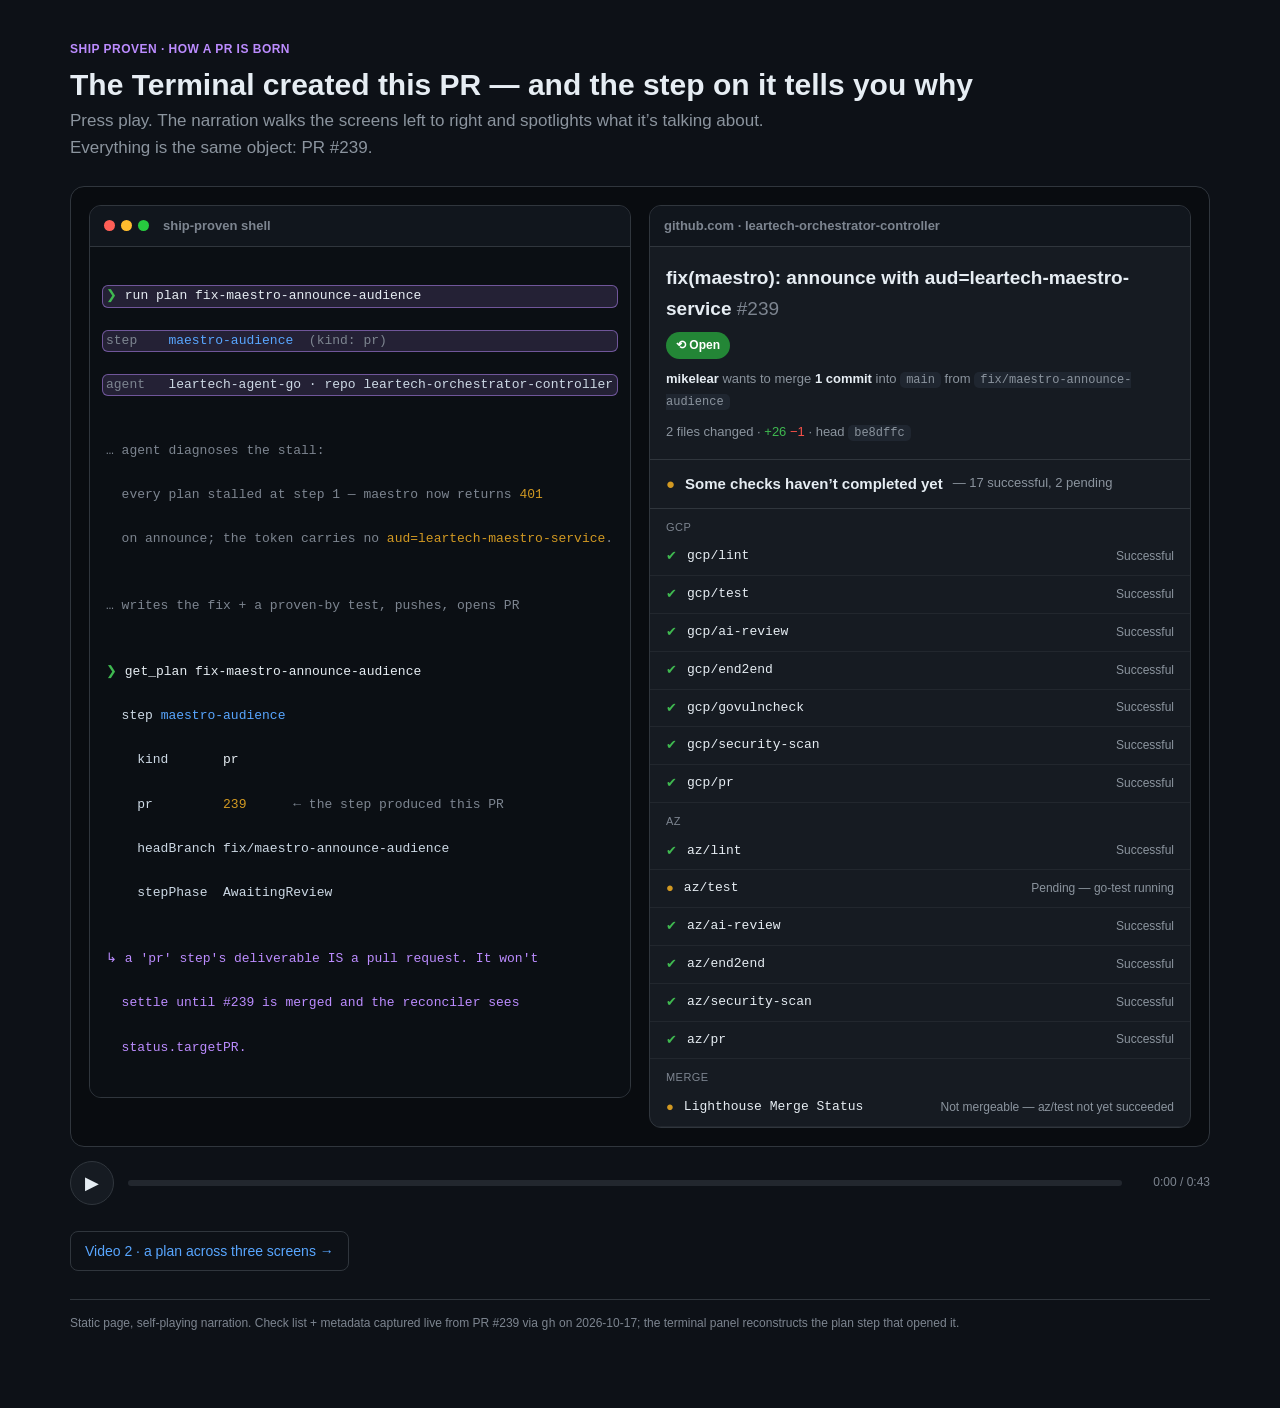
<file: site/pr239.html>
<!doctype html>
<html lang="en">
<head>
<meta charset="utf-8">
<meta name="viewport" content="width=device-width, initial-scale=1">
<title>Ship Proven — the Terminal, the PR, and its checks</title>
<style>
  :root{
    --bg:#0d1117; --panel:#161b22; --line:#30363d;
    --fg:#e6edf3; --dim:#8b949e; --mut:#7d8590;
    --green:#3fb950; --red:#f85149; --yellow:#d29922; --purple:#bc8cff;
    --blue:#58a6ff; --term:#0b0f14;
    --mono:ui-monospace,SFMono-Regular,"SF Mono",Menlo,Consolas,monospace;
  }
  *{box-sizing:border-box}
  body{margin:0;background:var(--bg);color:var(--fg);
    font:15px/1.6 -apple-system,BlinkMacSystemFont,"Segoe UI",Roboto,Helvetica,Arial,sans-serif}
  .wrap{max-width:1180px;margin:0 auto;padding:40px 20px 60px}
  .eyebrow{color:var(--purple);font-weight:600;letter-spacing:.04em;text-transform:uppercase;font-size:12px}
  h1{font-size:30px;line-height:1.15;margin:.3em 0 .15em}
  .sub{color:var(--dim);font-size:17px;margin:0 0 24px;max-width:760px}

  /* ---- the "video" frame: panels + overlay share one positioned stage ---- */
  .movie{position:relative;border:1px solid var(--line);border-radius:14px;
    background:#090c10;padding:18px;overflow:hidden}
  .stage{display:grid;grid-template-columns:1fr 1fr;gap:18px;align-items:start}
  @media (max-width:900px){.stage{grid-template-columns:1fr}}

  .pane{border:1px solid var(--line);border-radius:12px;overflow:hidden;background:var(--panel);
    transition:box-shadow .4s,filter .4s,transform .4s}
  .pane h2{margin:0;font-size:13px;color:var(--mut);font-weight:600;
    padding:10px 14px;border-bottom:1px solid var(--line);background:#11161d;
    display:flex;align-items:center;gap:8px}
  .dots{display:flex;gap:6px;margin-right:6px}
  .dot{width:11px;height:11px;border-radius:50%}
  .r{background:#ff5f56}.y{background:#ffbd2e}.g{background:#27c93f}

  /* dim everything, spotlight the active region */
  .movie.playing .pane{filter:brightness(.55)}
  .movie.playing .pane.active{filter:brightness(1);box-shadow:0 0 0 2px var(--purple),0 14px 50px rgba(188,140,255,.25)}
  .row.spot,.hd.spot,.grp.spot+.row{outline:0}
  .spot{background:rgba(188,140,255,.14);border-radius:6px;
    box-shadow:0 0 0 1px rgba(188,140,255,.5) inset}
  /* cross-screen annotation pins */
  .pinlayer{position:absolute;inset:0;pointer-events:none;z-index:4}
  .pin{position:absolute;max-width:230px;opacity:0;transform:translateY(6px);transition:opacity .35s,transform .35s}
  .pin.show{opacity:1;transform:none}
  .pin .bubble{background:#1b1030;border:1px solid var(--purple);border-radius:9px;padding:8px 10px;
    font-size:12px;line-height:1.4;color:#e9ddff;box-shadow:0 10px 30px rgba(0,0,0,.5)}
  .pin .bubble b{color:#fff}
  .pin .bubble code{background:#2a1b45;padding:1px 5px;border-radius:4px;font-family:var(--mono);font-size:.9em}
  .pin .arrow{position:absolute;width:0;height:0}
  .pin.left .arrow{top:14px;left:-9px;border:9px solid transparent;border-right-color:var(--purple)}
  .pin.right .arrow{top:14px;right:-9px;border:9px solid transparent;border-left-color:var(--purple)}
  .pin.up .arrow{left:22px;top:-9px;border:9px solid transparent;border-bottom-color:var(--purple)}
  .pin.down .arrow{left:22px;bottom:-9px;border:9px solid transparent;border-top-color:var(--purple)}
  .ring{box-shadow:0 0 0 2px var(--purple),0 0 22px rgba(188,140,255,.45)!important;border-radius:6px}

  /* terminal */
  .term{background:var(--term);font-family:var(--mono);font-size:13px;line-height:1.7;
    padding:16px;white-space:pre-wrap;color:#cdd9e5;min-height:560px}
  .term .p{color:var(--green)} .term .c{color:#e6edf3} .term .o{color:var(--mut)}
  .term .k{color:var(--blue)} .term .n{color:var(--yellow)} .term .note{color:var(--purple)}
  .line{display:block;border-radius:6px;padding:0 4px;margin:0 -4px}

  /* github PR card */
  .gh .hd{padding:16px;border-bottom:1px solid var(--line)}
  .gh .title{font-size:19px;font-weight:600;margin:0 0 8px}
  .gh .title .num{color:var(--mut);font-weight:400}
  .state{display:inline-flex;align-items:center;gap:6px;font-size:12px;font-weight:600;
    color:#fff;padding:4px 10px;border-radius:999px;background:#238636}
  .gh .meta{color:var(--dim);font-size:13px;margin-top:10px}
  .gh .meta b{color:var(--fg);font-weight:600}
  .branch{font-family:var(--mono);background:#1f2630;padding:1px 6px;border-radius:5px;font-size:12px}
  .checkhdr{display:flex;align-items:center;gap:10px;padding:12px 16px;border-bottom:1px solid var(--line)}
  .checkhdr .sum{font-weight:600}.checkhdr .muted{color:var(--dim);font-weight:400;font-size:13px}
  .row{display:flex;align-items:center;gap:10px;padding:8px 16px;border-bottom:1px solid #22272e;font-size:13px}
  .row .nm{font-family:var(--mono)} .row .st{margin-left:auto;color:var(--dim);font-size:12px}
  .ok{color:var(--green)}.pend{color:var(--yellow)}
  .grp{color:var(--mut);font-size:11px;text-transform:uppercase;letter-spacing:.04em;padding:10px 16px 2px}

  /* ---- narration overlay ---- */
  .caption{position:absolute;left:18px;right:18px;bottom:18px;
    background:rgba(13,17,23,.92);border:1px solid var(--line);border-left:3px solid var(--purple);
    border-radius:10px;padding:14px 16px;backdrop-filter:blur(6px);
    opacity:0;transform:translateY(8px);transition:opacity .4s,transform .4s;pointer-events:none}
  .movie.playing .caption.show{opacity:1;transform:none}
  .caption .step{color:var(--purple);font-size:12px;font-weight:700;text-transform:uppercase;letter-spacing:.05em}
  .caption .txt{margin-top:3px;font-size:15px;line-height:1.5}
  /* caption attention cues */
  @keyframes capPop{0%{transform:scale(.96) translateY(10px);opacity:0}
    55%{transform:scale(1.03) translateY(0);opacity:1}100%{transform:scale(1)}}
  @keyframes wordIn{from{opacity:0;transform:translateY(4px)}to{opacity:1;transform:none}}
  .caption.pop{animation:capPop .5s cubic-bezier(.2,.8,.2,1)}
  .caption .txt .w{display:inline-block;opacity:0;animation:wordIn .32s ease forwards}
  .caption .step{transition:color .3s}
  .caption.pop .step{color:#d7b8ff}
  .caption code{background:#1f2630;padding:1px 6px;border-radius:5px;font-family:var(--mono);font-size:.85em}

  /* ---- controls ---- */
  .bar{display:flex;align-items:center;gap:14px;margin-top:14px}
  .btn{background:var(--panel);color:var(--fg);border:1px solid var(--line);width:44px;height:44px;
    border-radius:50%;font-size:18px;cursor:pointer;display:grid;place-items:center}
  .btn:hover{border-color:var(--purple)}
  .track{flex:1;height:6px;background:#22272e;border-radius:999px;position:relative;cursor:pointer}
  .fill{position:absolute;left:0;top:0;bottom:0;background:var(--purple);border-radius:999px;width:0}
  .ticks{position:absolute;inset:0;display:flex;justify-content:space-between}
  .time{color:var(--mut);font-size:12px;font-variant-numeric:tabular-nums;min-width:74px;text-align:right}
  footer{color:var(--mut);font-size:12px;margin-top:28px;border-top:1px solid var(--line);padding-top:14px}
</style>
</head>
<body>
<div class="wrap">
  <div class="eyebrow">Ship Proven · how a PR is born</div>
  <h1>The Terminal created this PR — and the step on it tells you why</h1>
  <p class="sub">Press play. The narration walks the screens left to right and spotlights what it’s
    talking about. Everything is the same object: PR&nbsp;#239.</p>

  <div class="movie" id="movie">
    <div class="stage">
      <!-- TERMINAL -->
      <div class="pane" id="pane-term">
        <h2><span class="dots"><span class="dot r"></span><span class="dot y"></span><span class="dot g"></span></span>
          ship-proven shell</h2>
        <div class="term">
<span class="line" data-k="t1"><span class="p">❯</span> <span class="c">run plan fix-maestro-announce-audience</span></span>
<span class="line" data-k="t1"><span class="o">step   </span> <span class="k">maestro-audience</span>  <span class="o">(kind: pr)</span></span>
<span class="line" data-k="t1"><span class="o">agent  </span> leartech-agent-go · repo leartech-orchestrator-controller</span>

<span class="line" data-k="t2"><span class="o">… agent diagnoses the stall:</span></span>
<span class="line" data-k="t2"><span class="o">  every plan stalled at step 1 — maestro now returns </span><span class="n">401</span></span>
<span class="line" data-k="t2"><span class="o">  on announce; the token carries no </span><span class="n">aud=leartech-maestro-service</span><span class="o">.</span></span>

<span class="line" data-k="t3"><span class="o">… writes the fix + a proven-by test, pushes, opens PR</span></span>

<span class="line" data-k="t4"><span class="p">❯</span> <span class="c">get_plan fix-maestro-announce-audience</span></span>
<span class="line" data-k="t4">  step <span class="k">maestro-audience</span></span>
<span class="line" data-k="t4">    kind       <span class="c">pr</span></span>
<span class="line" data-k="t4">    pr         <span class="n">239</span>      <span class="o">← the step produced this PR</span></span>
<span class="line" data-k="t4">    headBranch fix/maestro-announce-audience</span>
<span class="line" data-k="t4">    stepPhase  AwaitingReview</span>

<span class="line" data-k="t5"><span class="note">↳ a 'pr' step's deliverable IS a pull request. It won't</span></span>
<span class="line" data-k="t5"><span class="note">  settle until #239 is merged and the reconciler sees</span></span>
<span class="line" data-k="t5"><span class="note">  status.targetPR.</span></span>
</div>
      </div>

      <!-- GITHUB PR -->
      <div class="pane gh" id="pane-gh">
        <h2>github.com · leartech-orchestrator-controller</h2>
        <div class="hd" data-k="g1">
          <p class="title">fix(maestro): announce with aud=leartech-maestro-service
            <span class="num">#239</span></p>
          <span class="state">⟲ Open</span>
          <div class="meta"><b>mikelear</b> wants to merge <b>1 commit</b> into
            <span class="branch">main</span> from
            <span class="branch">fix/maestro-announce-audience</span></div>
          <div class="meta">2 files changed · <span class="ok">+26</span>
            <span style="color:var(--red)">−1</span> · head <span class="branch">be8dffc</span></div>
        </div>

        <div class="checkhdr" data-k="g2">
          <span class="pend">●</span><span class="sum">Some checks haven’t completed yet</span>
          <span class="muted">— 17 successful, 2 pending</span>
        </div>

        <div class="grp">gcp</div>
        <div class="row" data-k="g2"><span class="ok">✔</span><span class="nm">gcp/lint</span><span class="st">Successful</span></div>
        <div class="row" data-k="g2"><span class="ok">✔</span><span class="nm">gcp/test</span><span class="st">Successful</span></div>
        <div class="row" data-k="g2"><span class="ok">✔</span><span class="nm">gcp/ai-review</span><span class="st">Successful</span></div>
        <div class="row" data-k="g2"><span class="ok">✔</span><span class="nm">gcp/end2end</span><span class="st">Successful</span></div>
        <div class="row" data-k="g2"><span class="ok">✔</span><span class="nm">gcp/govulncheck</span><span class="st">Successful</span></div>
        <div class="row" data-k="g2"><span class="ok">✔</span><span class="nm">gcp/security-scan</span><span class="st">Successful</span></div>
        <div class="row" data-k="g2"><span class="ok">✔</span><span class="nm">gcp/pr</span><span class="st">Successful</span></div>

        <div class="grp">az</div>
        <div class="row" data-k="g2"><span class="ok">✔</span><span class="nm">az/lint</span><span class="st">Successful</span></div>
        <div class="row" data-k="g3"><span class="pend">●</span><span class="nm">az/test</span><span class="st">Pending — go-test running</span></div>
        <div class="row" data-k="g2"><span class="ok">✔</span><span class="nm">az/ai-review</span><span class="st">Successful</span></div>
        <div class="row" data-k="g2"><span class="ok">✔</span><span class="nm">az/end2end</span><span class="st">Successful</span></div>
        <div class="row" data-k="g2"><span class="ok">✔</span><span class="nm">az/security-scan</span><span class="st">Successful</span></div>
        <div class="row" data-k="g2"><span class="ok">✔</span><span class="nm">az/pr</span><span class="st">Successful</span></div>

        <div class="grp">merge</div>
        <div class="row" data-k="g3"><span class="pend">●</span><span class="nm">Lighthouse Merge Status</span>
          <span class="st">Not mergeable — az/test not yet succeeded</span></div>
      </div>
    </div>

    <!-- narration overlay -->
    <div class="caption" id="caption">
      <div class="step" id="cap-step"></div>
      <div class="txt" id="cap-txt"></div>
    </div>
    <div class="pinlayer" id="pinlayer"></div>
  </div>

  <!-- controls -->
  <div class="bar">
    <button class="btn" id="play">▶</button>
    <div class="track" id="track"><div class="fill" id="fill"></div></div>
    <div class="time" id="time">0:00 / 0:00</div>
  </div>

  <div style="display:flex;gap:14px;margin:26px 0 0">
    <a href="plan-dag.html" style="color:#58a6ff;text-decoration:none;font-size:14px;border:1px solid #30363d;padding:8px 14px;border-radius:8px">Video 2 · a plan across three screens →</a>
  </div>
  <footer>Static page, self-playing narration. Check list + metadata captured live from PR #239 via
    <code>gh</code> on 2026-10-17; the terminal panel reconstructs the plan step that opened it.</footer>
</div>

<script>
// ---- the "film": each beat = duration + active pane + spotlight keys + caption ----
const BEATS = [
  {d:5, pane:'term', keys:['t1'], step:'1 · the Terminal starts the work',
   txt:'A plan step of <code>kind: pr</code> runs an agent inside the repo. Its only deliverable is one pull request.'},
  {d:6, pane:'term', keys:['t2'], step:'2 · why there is anything to fix',
   txt:'The agent finds the stall: maestro now <b>401</b>s the announce because the token lacks <code>aud=leartech-maestro-service</code>.',
   pin:{target:'g1',side:'left',html:'<b>Becomes this →</b> PR #239 on GitHub'}},
  {d:4, pane:'term', keys:['t3'], step:'3 · it writes the fix',
   txt:'Fix plus a <code>proven-by</code> test, pushed to a branch, and a PR is opened.'},
  {d:6, pane:'term', keys:['t4'], step:'4 · the step becomes PR #239',
   txt:'In the Terminal, <code>steps[].pr = 239</code>. That number is the link to the screen on the right.',
   pin:{target:'g1',side:'left',html:'<b>Same #239 →</b> title &amp; branch match'}},
  {d:5, pane:'gh', keys:['g1'], step:'5 · the same object on GitHub',
   txt:'PR #239 — same title, same branch, head <code>be8dffc</code>. One object, two screens.',
   pin:{target:'t4',side:'right',html:'<b>← Opened by</b> the <code>pr</code> step'}},
  {d:6, pane:'gh', keys:['g2'], step:'6 · checks run on the head SHA',
   txt:'Every gcp/az check runs against <code>be8dffc</code> — the head shown on the PR. Review and gates share that SHA.',
   pin:{target:'g1',side:'left',html:'<b>These run on →</b> head <code>be8dffc</code>'}},
  {d:6, pane:'gh', keys:['g3'], step:'7 · why the step is still waiting',
   txt:'<code>az/test</code> is pending, so Lighthouse says not-mergeable — the <code>pr</code> step stays <b>AwaitingReview</b>.',
   pin:{target:'t4',side:'right',html:'<b>← Still</b> AwaitingReview in the plan'}},
  {d:5, pane:'term', keys:['t5'], step:'8 · it settles on merge',
   txt:'Once #239 merges and the reconciler sees <code>status.targetPR</code>, the step goes green. That closes the loop.',
   pin:{target:'g3',side:'left',html:'<b>Unblocks on →</b> az/test + merge-status'}},
];
const TOTAL = BEATS.reduce((s,b)=>s+b.d,0);

const movie=document.getElementById('movie'), cap=document.getElementById('caption');
const capStep=document.getElementById('cap-step'), capTxt=document.getElementById('cap-txt');
const fill=document.getElementById('fill'), timeEl=document.getElementById('time'), playBtn=document.getElementById('play');
const panes={term:document.getElementById('pane-term'), gh:document.getElementById('pane-gh')};

let t=0, playing=false, raf=null, last=null;
const fmt=s=>`${Math.floor(s/60)}:${String(Math.floor(s%60)).padStart(2,'0')}`;

function beatAt(time){let acc=0;for(const b of BEATS){if(time<acc+b.d)return {b,into:time-acc};acc+=b.d;}return {b:BEATS[BEATS.length-1],into:BEATS[BEATS.length-1].d};}

function beatIdx2(x){let a=0;for(let i=0;i<BEATS.length;i++){if(x<a+BEATS[i].d)return i;a+=BEATS[i].d;}return BEATS.length-1;}

function revealCaption(el, html){
  // split on spaces but keep inline tags (code, b) intact-ish: wrap text words only.
  const tmp=document.createElement('div'); tmp.innerHTML=html;
  function walk(node){
    const out=document.createDocumentFragment();
    node.childNodes.forEach(ch=>{
      if(ch.nodeType===3){ // text
        ch.textContent.split(/(\s+)/).forEach(tok=>{
          if(tok.trim()===''){ out.appendChild(document.createTextNode(tok)); }
          else{ const w=document.createElement('span'); w.className='w'; w.textContent=tok; out.appendChild(w); }
        });
      } else { const c=ch.cloneNode(false); c.appendChild(walk(ch)); out.appendChild(c); }
    });
    return out;
  }
  el.innerHTML=''; el.appendChild(walk(tmp));
  const words=el.querySelectorAll('.w');
  words.forEach((w,k)=>{ w.style.animationDelay=(0.04*k)+'s'; });
}
let capBeat=-1;
function render(){
  const {b}=beatAt(t);
  movie.classList.toggle('playing', playing || t>0);
  for(const k in panes) panes[k].classList.toggle('active', panes[k]===panes[b.pane]);
  document.querySelectorAll('.spot').forEach(e=>e.classList.remove('spot'));
  b.keys.forEach(k=>document.querySelectorAll(`[data-k="${k}"]`).forEach(e=>e.classList.add('spot')));
  placePin(b.pin);
  const bi=beatIdx2(t);
  if(bi!==capBeat){ capBeat=bi;
    capStep.innerHTML=b.step;
    revealCaption(capTxt, b.txt);
    cap.classList.remove('pop'); void cap.offsetWidth; cap.classList.add('pop','show');
  }
  fill.style.width=(100*t/TOTAL)+'%';
  timeEl.textContent=`${fmt(t)} / ${fmt(TOTAL)}`;
}
function tick(ts){
  if(!playing)return; if(last==null)last=ts;
  t+=(ts-last)/1000; last=ts;
  if(t>=TOTAL){t=TOTAL; render(); pause(); upNext(); return;}
  render(); raf=requestAnimationFrame(tick);
}
function play(){ if(t>=TOTAL){t=0;capBeat=-1;} playing=true; last=null; playBtn.textContent='⏸';
  raf=requestAnimationFrame(tick); render(); }
function pause(){ playing=false; playBtn.textContent='▶'; cancelAnimationFrame(raf); }

let advancing=false;
function upNext(){
  if(advancing) return; advancing=true;
  const NEXT='plan-dag.html?autoplay=1';
  let n=5;
  const ov=document.createElement('div');
  ov.style.cssText='position:absolute;inset:0;display:grid;place-items:center;'
    +'background:rgba(9,12,16,.86);backdrop-filter:blur(4px);z-index:5;text-align:center';
  ov.innerHTML='<div><div style="color:#bc8cff;font-size:12px;font-weight:700;'
    +'text-transform:uppercase;letter-spacing:.06em">Up next</div>'
    +'<div style="font-size:22px;font-weight:600;margin:6px 0 2px">Video 2 · a plan across three screens</div>'
    +'<div id="cd" style="color:#8b949e;margin-top:10px">starting in '+n+'s…</div>'
    +'<div style="margin-top:16px;display:flex;gap:10px;justify-content:center">'
    +'<button id="go" style="background:#bc8cff;color:#0d1117;border:0;padding:9px 16px;'
    +'border-radius:8px;font:inherit;font-weight:600;cursor:pointer">Play now</button>'
    +'<button id="stay" style="background:#161b22;color:#e6edf3;border:1px solid #30363d;'
    +'padding:9px 16px;border-radius:8px;font:inherit;cursor:pointer">Stay here</button></div></div>';
  movie.appendChild(ov);
  const go=()=>{clearInterval(iv);location.href=NEXT;};
  const iv=setInterval(()=>{n--;const cd=document.getElementById('cd');
    if(cd)cd.textContent='starting in '+n+'s…'; if(n<=0)go();},1000);
  ov.querySelector('#go').onclick=go;
  ov.querySelector('#stay').onclick=()=>{clearInterval(iv);ov.remove();advancing=false;};
}
// autoplay if we arrived via an auto-advance link
if(new URLSearchParams(location.search).get('autoplay')==='1'){ play(); }

const pinlayer=document.getElementById('pinlayer');
function placePin(spec){
  pinlayer.innerHTML='';
  document.querySelectorAll('.ring').forEach(e=>e.classList.remove('ring'));
  if(!spec) return;
  const tgt=document.querySelector(`[data-k="${spec.target}"]`);
  if(!tgt) return;
  tgt.classList.add('ring');
  const mrect=movie.getBoundingClientRect(), trect=tgt.getBoundingClientRect();
  const pin=document.createElement('div'); pin.className='pin '+spec.side;
  pin.innerHTML=`<div class="bubble">${spec.html}</div><div class="arrow"></div>`;
  pinlayer.appendChild(pin);
  const pr=pin.getBoundingClientRect();
  let x, y=trect.top-mrect.top + trect.height/2 - 16;
  if(spec.side==='left') x=trect.left-mrect.left - pr.width - 14;
  else if(spec.side==='right') x=trect.right-mrect.left + 14;
  else { x=trect.left-mrect.left; y=trect.top-mrect.top - pr.height - 14; }
  x=Math.max(8,Math.min(x, mrect.width - pr.width - 8));
  y=Math.max(8,Math.min(y, mrect.height - pr.height - 8));
  pin.style.left=x+'px'; pin.style.top=y+'px';
  requestAnimationFrame(()=>pin.classList.add('show'));
}
playBtn.onclick=()=>playing?pause():play();
document.getElementById('track').onclick=e=>{
  const r=e.currentTarget.getBoundingClientRect();
  t=Math.max(0,Math.min(TOTAL,(e.clientX-r.left)/r.width*TOTAL)); render();
};
render();
</script>
</body>
</html>
</file>
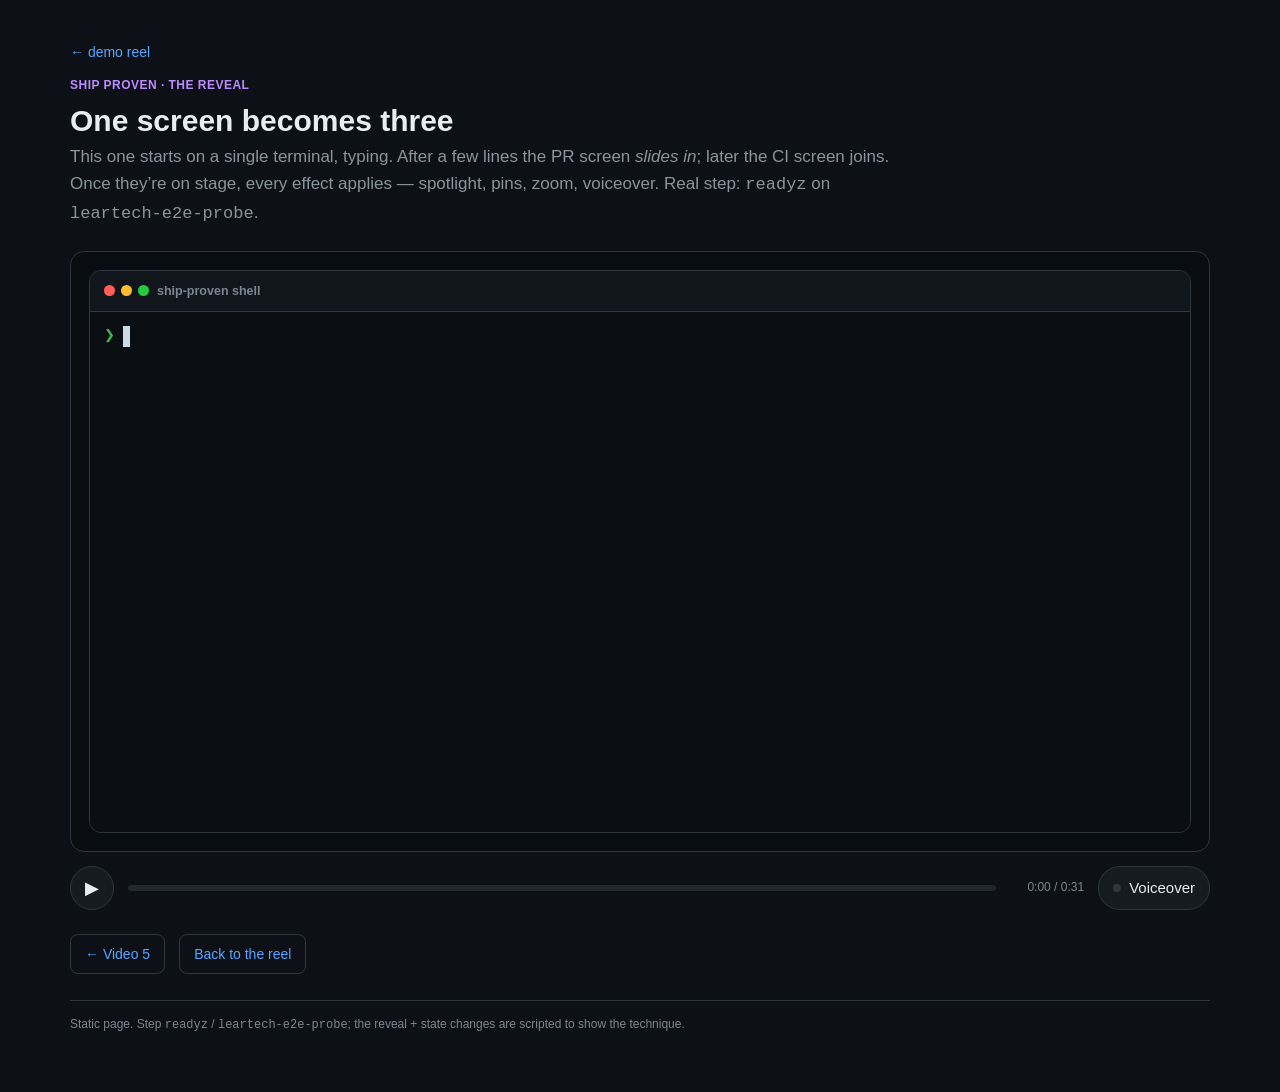
<file: site/reveal.html>
<!doctype html>
<html lang="en">
<head>
<meta charset="utf-8">
<meta name="viewport" content="width=device-width, initial-scale=1">
<title>Ship Proven — one screen becomes three</title>
<style>
  :root{--bg:#0d1117;--panel:#161b22;--line:#30363d;--fg:#e6edf3;--dim:#8b949e;--mut:#7d8590;
    --green:#3fb950;--red:#f85149;--yellow:#d29922;--purple:#bc8cff;--blue:#58a6ff;--term:#0b0f14;
    --mono:ui-monospace,SFMono-Regular,Menlo,Consolas,monospace}
  *{box-sizing:border-box}
  body{margin:0;background:var(--bg);color:var(--fg);font:15px/1.6 -apple-system,BlinkMacSystemFont,"Segoe UI",Roboto,Helvetica,Arial,sans-serif}
  .wrap{max-width:1180px;margin:0 auto;padding:40px 20px 60px}
  .eyebrow{color:var(--purple);font-weight:600;letter-spacing:.04em;text-transform:uppercase;font-size:12px}
  h1{font-size:30px;line-height:1.15;margin:.3em 0 .15em}
  .sub{color:var(--dim);font-size:17px;margin:0 0 24px;max-width:820px}
  a.back{color:var(--blue);text-decoration:none;font-size:14px}
  .movie{position:relative;border:1px solid var(--line);border-radius:14px;background:#090c10;padding:18px;overflow:hidden;margin-top:14px}
  /* the stage column template is animated: it starts 1 col, grows to 2 then 3 */
  .stage{display:grid;grid-template-columns:1fr;gap:16px;align-items:start;transition:grid-template-columns .7s cubic-bezier(.2,.8,.2,1)}
  .stage.two{grid-template-columns:1.1fr 1fr}
  .stage.three{grid-template-columns:1.1fr 1fr 1fr}
  @media(max-width:1040px){.stage,.stage.two,.stage.three{grid-template-columns:1fr}}
  /* panels that aren't revealed yet are collapsed out */
  .pane{border:1px solid var(--line);border-radius:12px;overflow:hidden;background:var(--panel);
    transition:filter .4s,box-shadow .4s,transform .6s,opacity .5s}
  .pane.hidden{opacity:0;transform:scale(.9) translateX(20px);width:0;min-width:0;padding:0;border:0;pointer-events:none;
    position:absolute;left:-9999px}
  .pane.reveal{animation:slideIn .6s cubic-bezier(.2,.8,.2,1)}
  @keyframes slideIn{from{opacity:0;transform:translateX(26px) scale(.95)}to{opacity:1;transform:none}}
  .pane h2{margin:0;font-size:12.5px;color:var(--mut);font-weight:600;padding:10px 14px;border-bottom:1px solid var(--line);background:#11161d;display:flex;gap:8px;align-items:center}
  .dots{display:flex;gap:6px}.dot{width:11px;height:11px;border-radius:50%}.r{background:#ff5f56}.y{background:#ffbd2e}.g{background:#27c93f}
  .movie.playing .pane:not(.hidden){}
  .movie.multi .pane{filter:brightness(.5)}
  .movie.multi .pane.active{filter:brightness(1);box-shadow:0 0 0 2px var(--purple),0 14px 50px rgba(188,140,255,.25)}
  .spot{background:rgba(188,140,255,.14);box-shadow:0 0 0 1px rgba(188,140,255,.5) inset;border-radius:6px}
  .term{background:var(--term);font-family:var(--mono);font-size:12.5px;line-height:1.7;padding:14px;white-space:pre-wrap;color:#cdd9e5;min-height:520px}
  .term .p{color:var(--green)}.term .c{color:#e6edf3}.term .o{color:var(--mut)}.term .k{color:var(--blue)}.term .n{color:var(--yellow)}.term .ok{color:var(--green)}
  .caret{display:inline-block;width:7px;background:#cdd9e5;animation:bl 1s steps(1) infinite}
  @keyframes bl{50%{opacity:0}}
  .gh .hd{padding:14px;border-bottom:1px solid var(--line)}
  .gh .title{font-size:16px;font-weight:600;margin:0 0 8px}.gh .title .num{color:var(--mut);font-weight:400}
  .state{display:inline-flex;gap:6px;font-size:12px;font-weight:600;color:#fff;padding:4px 10px;border-radius:999px}
  .state.open{background:#238636}
  .gh .meta{color:var(--dim);font-size:12.5px;margin-top:9px}.gh .meta b{color:var(--fg)}
  .branch{font-family:var(--mono);background:#1f2630;padding:1px 6px;border-radius:5px;font-size:12px}
  .grp{color:var(--mut);font-size:11px;text-transform:uppercase;letter-spacing:.04em;padding:10px 14px 2px}
  .row{display:flex;align-items:center;gap:9px;padding:7px 14px;border-bottom:1px solid #22272e;font-size:12.5px}
  .row .nm{font-family:var(--mono)}.row .st{margin-left:auto;color:var(--dim);font-size:11.5px}
  .ok{color:var(--green)}.pend{color:var(--yellow)}
  .pipe{padding:14px}
  .stage-row{display:flex;gap:10px;align-items:flex-start;padding:7px 6px;border-radius:8px}
  .stage-row .bul{width:18px;height:18px;border-radius:50%;flex:0 0 18px;display:grid;place-items:center;font-size:11px;color:#0d1117;font-weight:700;margin-top:1px}
  .bul.done{background:var(--green)}.bul.run{background:var(--yellow)}.bul.todo{background:#30363d;color:var(--mut)}
  .stage-row .body h4{margin:0;font-size:13px}.stage-row .body p{margin:2px 0 0;color:var(--dim);font-size:12px}
  .conn{width:2px;height:12px;background:#30363d;margin-left:14px}
  .pinlayer{position:absolute;inset:0;pointer-events:none;z-index:4}
  .pin{position:absolute;max-width:220px;opacity:0;transform:translateY(6px);transition:.35s}.pin.show{opacity:1;transform:none}
  .pin .bubble{background:#1b1030;border:1px solid var(--purple);border-radius:9px;padding:8px 10px;font-size:12px;color:#e9ddff;box-shadow:0 10px 30px rgba(0,0,0,.5)}
  .pin .bubble code{background:#2a1b45;padding:1px 5px;border-radius:4px;font-family:var(--mono)}
  .ring{box-shadow:0 0 0 2px var(--purple),0 0 20px rgba(188,140,255,.45)!important;border-radius:6px}
  /* zoom */
  .pane{transform-origin:center}
  .movie.zoom .pane.active{transform:scale(1.03);z-index:2}
  .zoomed{transform:scale(1.15);transform-origin:left center;transition:transform .5s;position:relative;z-index:3}
  /* caption + attention cues */
  .caption{position:absolute;left:18px;right:18px;bottom:18px;background:rgba(13,17,23,.93);border:1px solid var(--line);border-left:3px solid var(--purple);border-radius:10px;padding:14px 16px;backdrop-filter:blur(6px);opacity:0;transform:translateY(8px);transition:.4s;pointer-events:none;z-index:5}
  .movie.playing .caption.show{opacity:1;transform:none}
  .caption .step{color:var(--purple);font-size:12px;font-weight:700;text-transform:uppercase;letter-spacing:.05em;transition:color .3s}
  .caption .txt{margin-top:3px;font-size:15px}
  .caption code{background:#1f2630;padding:1px 6px;border-radius:5px;font-family:var(--mono);font-size:.85em}
  @keyframes capPop{0%{transform:scale(.96) translateY(10px);opacity:0}55%{transform:scale(1.03) translateY(0);opacity:1}100%{transform:scale(1)}}
  @keyframes wordIn{from{opacity:0;transform:translateY(4px)}to{opacity:1;transform:none}}
  .caption.pop{animation:capPop .5s cubic-bezier(.2,.8,.2,1)}
  .caption.pop .step{color:#d7b8ff}
  .caption .txt .w{display:inline-block;opacity:0;animation:wordIn .32s ease forwards}
  .bar{display:flex;align-items:center;gap:14px;margin-top:14px}
  .btn{background:var(--panel);color:var(--fg);border:1px solid var(--line);width:44px;height:44px;border-radius:50%;font-size:18px;cursor:pointer;display:grid;place-items:center}
  .track{flex:1;height:6px;background:#22272e;border-radius:999px;position:relative;cursor:pointer}
  .fill{position:absolute;left:0;top:0;bottom:0;background:var(--purple);border-radius:999px;width:0}
  .time{color:var(--mut);font-size:12px;min-width:74px;text-align:right}
  .voice{background:var(--panel);color:var(--fg);border:1px solid var(--line);height:44px;padding:0 14px;border-radius:22px;font:inherit;cursor:pointer;display:flex;align-items:center;gap:8px}
  .voice.on{border-color:var(--purple);color:#e9ddff}.voice .d{width:8px;height:8px;border-radius:50%;background:#30363d}.voice.on .d{background:var(--purple);box-shadow:0 0 8px var(--purple)}
  .nav{display:flex;gap:14px;margin:24px 0 0}.nav a{color:var(--blue);text-decoration:none;font-size:14px;border:1px solid var(--line);padding:8px 14px;border-radius:8px}
  footer{color:var(--mut);font-size:12px;margin-top:26px;border-top:1px solid var(--line);padding-top:14px}
</style>
</head>
<body>
<div class="wrap">
  <a class="back" href="index.html">← demo reel</a>
  <div class="eyebrow" style="margin-top:12px">Ship Proven · the reveal</div>
  <h1>One screen becomes three</h1>
  <p class="sub">This one starts on a single terminal, typing. After a few lines the PR screen
    <em>slides in</em>; later the CI screen joins. Once they’re on stage, every effect applies —
    spotlight, pins, zoom, voiceover. Real step: <code>readyz</code> on
    <code>leartech-e2e-probe</code>.</p>

  <div class="movie" id="movie">
    <div class="stage" id="stage">
      <!-- 1: terminal, visible from the start -->
      <div class="pane" id="pane-term">
        <h2><span class="dots"><span class="dot r"></span><span class="dot y"></span><span class="dot g"></span></span> ship-proven shell</h2>
        <div class="term" id="term"><span id="typed"></span><span class="caret" id="caret">&nbsp;</span></div>
      </div>

      <!-- 2: PR screen, revealed mid-video -->
      <div class="pane gh hidden" id="pane-gh">
        <h2>github.com · leartech-e2e-probe</h2>
        <div class="hd" data-k="g1">
          <p class="title">readyz <span class="num">#7</span></p>
          <span class="state open" data-k="gstate">⟲ Open</span>
          <div class="meta"><b>agent</b> wants to merge into <span class="branch">main</span> from
            <span class="branch">feat/readyz</span></div>
          <div class="meta">step readyz · kind pr · head <span class="branch">4c1a90e</span></div>
        </div>
        <div class="grp">checks</div>
        <div class="row" data-k="g2"><span class="ok">✔</span><span class="nm">lint</span><span class="st">Successful</span></div>
        <div class="row" data-k="g3" id="rowtest"><span class="pend" id="testico">●</span><span class="nm">test</span>
          <span class="st" id="teststatus">Pending — running</span></div>
        <div class="row" data-k="g2"><span class="ok">✔</span><span class="nm">comment-gate</span><span class="st">Successful</span></div>
      </div>

      <!-- 3: verify-release screen, revealed later -->
      <div class="pane hidden" id="pane-rel">
        <h2>verify-release-flow · leartech-e2e-probe</h2>
        <div class="pipe">
          <div class="stage-row" data-k="r1"><div class="bul run">●</div><div class="body"><h4>release</h4><p>waits for the PR to merge</p></div></div>
          <div class="conn"></div>
          <div class="stage-row" data-k="r2"><div class="bul todo">○</div><div class="body"><h4>promote</h4><p>promotion PR to the environment</p></div></div>
          <div class="conn"></div>
          <div class="stage-row" data-k="r3"><div class="bul todo">○</div><div class="body"><h4>deploy-healthy</h4><p>new revision reports healthy</p></div></div>
        </div>
      </div>
    </div>

    <div class="pinlayer" id="pinlayer"></div>
    <div class="caption" id="caption"><div class="step" id="cap-step"></div><div class="txt" id="cap-txt"></div></div>
  </div>

  <div class="bar">
    <button class="btn" id="play">▶</button>
    <div class="track" id="track"><div class="fill" id="fill"></div></div>
    <div class="time" id="time">0:00 / 0:00</div>
    <button class="voice" id="voice"><span class="d"></span>Voiceover</button>
  </div>

  <div class="nav"><a href="bootstrap.html">← Video 5</a><a href="index.html">Back to the reel</a></div>
  <footer>Static page. Step <code>readyz</code> / <code>leartech-e2e-probe</code>; the reveal + state
    changes are scripted to show the technique.</footer>
</div>

<script>
const CMD1="run plan infra-e2e-probe-change";
const CMD2="get_plan infra-e2e-probe-change";
// panelsAt: how many panes are on stage during this beat (drives the reveal)
const BEATS=[
 {d:4,pane:'term',panels:1,fx:'type1',step:'1 · one screen, typing',
  txt:'We open on a single terminal. The command types itself in — nothing else on stage yet.',
  say:'We open on a single terminal. The command types itself in, nothing else on stage yet.'},
 {d:5,pane:'term',panels:1,fx:'out1',step:'2 · the step runs',
  txt:'The <code>readyz</code> step runs and opens a pull request: <code>pr 7</code>.',
  say:'The readyz step runs and opens a pull request: P R seven.'},
 {d:5,pane:'gh',panels:2,reveal:'gh',step:'3 · a second screen slides in',
  txt:'Now the PR screen <b>slides in</b> — the same #7 the terminal just mentioned.',
  pin:{target:'g1',side:'left',html:'<b>Just appeared →</b> PR #7'},
  say:'Now the pull request screen slides in, the same seven the terminal just mentioned.'},
 {d:6,pane:'gh',panels:2,fx:'zoomtest',zoom:'g3',step:'4 · zoom on the gate',
  txt:'With two screens up, every effect works — here a <b>zoom</b> onto the running <code>test</code> gate.',
  pin:{target:'g3',side:'left',html:'<b>Watching →</b> the test gate'},
  say:'With two screens up, every effect works. Here, a zoom onto the running test gate.'},
 {d:5,pane:'rel',panels:3,reveal:'rel',step:'5 · a third screen joins',
  txt:'As the PR heads toward merge, the <b>release</b> screen joins the stage.',
  pin:{target:'g1',side:'right',html:'<b>Driven by →</b> the merge of #7'},
  say:'As the pull request heads toward merge, the release screen joins the stage.'},
 {d:6,pane:'gh',panels:3,fx:'merge',step:'6 · live → after, across screens',
  txt:'The <code>test</code> gate goes green, the PR flips, and the release pipeline starts moving — all three linked.',
  pin:{target:'r1',side:'left',html:'<b>Now →</b> release running'},
  say:'The test gate goes green, the pull request flips, and the release pipeline starts moving. All three linked.'},
];
const TOTAL=BEATS.reduce((s,b)=>s+b.d,0);
const movie=document.getElementById('movie'),stage=document.getElementById('stage'),cap=document.getElementById('caption');
const capStep=document.getElementById('cap-step'),capTxt=document.getElementById('cap-txt');
const fill=document.getElementById('fill'),timeEl=document.getElementById('time'),playBtn=document.getElementById('play');
const typed=document.getElementById('typed'),caret=document.getElementById('caret');
const pinlayer=document.getElementById('pinlayer');
const panes={term:document.getElementById('pane-term'),gh:document.getElementById('pane-gh'),rel:document.getElementById('pane-rel')};
let t=0,playing=false,raf=null,last=null,voiceOn=false,spokenBeat=-1,capBeat=-1;
const fmt=s=>`${Math.floor(s/60)}:${String(Math.floor(s%60)).padStart(2,'0')}`;
function beatIdx(x){let a=0;for(let i=0;i<BEATS.length;i++){if(x<a+BEATS[i].d)return i;a+=BEATS[i].d;}return BEATS.length-1;}
function beatInto(x){let a=0;for(let i=0;i<BEATS.length;i++){if(x<a+BEATS[i].d)return x-a;a+=BEATS[i].d;}return 0;}

const OUT1='\n<span class="o">step </span><span class="c">readyz</span> (kind pr)\n<span class="o">pr   </span><span class="n">7</span>  <span class="o">← step produced this PR</span>\n';
function applyFx(b,into){
  if(b.fx==='type1'){const n=Math.min(CMD1.length,Math.floor(into/0.1));
    typed.innerHTML='<span class="p">❯</span> <span class="c">'+CMD1.slice(0,n)+'</span>';caret.style.display='inline-block';}
  else if(b.fx==='out1'){typed.innerHTML='<span class="p">❯</span> <span class="c">'+CMD1+'</span>'+OUT1;caret.style.display='none';}
  else { caret.style.display='none'; } // keep terminal content once past
  // live->after merge swap on the gh panel
  const merged = b.fx==='merge';
  const ti=document.getElementById('testico'), ts=document.getElementById('teststatus');
  if(ti){ ti.className=merged?'ok':'pend'; ti.textContent=merged?'✔':'●'; }
  if(ts){ ts.textContent=merged?'Successful':'Pending — running'; }
  const gs=document.querySelector('[data-k="gstate"]');
  if(gs){ gs.className='state '+(merged?'merged':'open'); gs.textContent=merged?'⚑ Merged':'⟲ Open';
    gs.style.background=merged?'#8957e5':'#238636'; }
  // release pipeline advances on merge
  const r1=document.querySelector('[data-k="r1"] .bul'),
        r2=document.querySelector('[data-k="r2"] .bul'),
        r3=document.querySelector('[data-k="r3"] .bul');
  if(r1&&r2&&r3){
    if(merged){ r1.className='bul done';r1.textContent='✓'; r2.className='bul run';r2.textContent='●'; r3.className='bul todo';r3.textContent='○'; }
    else { r1.className='bul run';r1.textContent='●'; r2.className='bul todo';r2.textContent='○'; r3.className='bul todo';r3.textContent='○'; }
  }
}
function setStageWidth(panels){
  stage.classList.toggle('two',panels===2);
  stage.classList.toggle('three',panels>=3);
}
let revealed={gh:false,rel:false};
function doReveal(which){
  if(!which||revealed[which])return; revealed[which]=true;
  const el=panes[which]; el.classList.remove('hidden'); el.classList.add('reveal');
  setTimeout(()=>el.classList.remove('reveal'),650);
}
function placePin(spec){
  pinlayer.innerHTML='';document.querySelectorAll('.ring').forEach(e=>e.classList.remove('ring'));
  if(!spec)return;const tgt=document.querySelector(`[data-k="${spec.target}"]`);if(!tgt)return;
  const box=tgt.getBoundingClientRect(); if(box.width===0)return;
  tgt.classList.add('ring');const m=movie.getBoundingClientRect();
  const pin=document.createElement('div');pin.className='pin';pin.innerHTML=`<div class="bubble">${spec.html}</div>`;pinlayer.appendChild(pin);
  const pr=pin.getBoundingClientRect();let x,y=box.top-m.top+box.height/2-16;
  if(spec.side==='left')x=box.left-m.left-pr.width-14;else x=box.right-m.left+14;
  x=Math.max(8,Math.min(x,m.width-pr.width-8));y=Math.max(8,Math.min(y,m.height-pr.height-8));
  pin.style.left=x+'px';pin.style.top=y+'px';requestAnimationFrame(()=>pin.classList.add('show'));
}
function revealCaption(el,html){
  const tmp=document.createElement('div');tmp.innerHTML=html;
  function walk(node){const out=document.createDocumentFragment();
    node.childNodes.forEach(ch=>{
      if(ch.nodeType===3){ch.textContent.split(/(\s+)/).forEach(tok=>{
        if(tok.trim()===''){out.appendChild(document.createTextNode(tok));}
        else{const w=document.createElement('span');w.className='w';w.textContent=tok;out.appendChild(w);}});}
      else{const c=ch.cloneNode(false);c.appendChild(walk(ch));out.appendChild(c);}});
    return out;}
  el.innerHTML='';el.appendChild(walk(tmp));
  el.querySelectorAll('.w').forEach((w,k)=>w.style.animationDelay=(0.04*k)+'s');
}
function speak(i){if(!voiceOn||!('speechSynthesis'in window))return;if(i===spokenBeat)return;spokenBeat=i;
  window.speechSynthesis.cancel();const u=new SpeechSynthesisUtterance(BEATS[i].say||BEATS[i].txt.replace(/<[^>]+>/g,''));
  u.rate=1;u.pitch=1;window.speechSynthesis.speak(u);}
function render(){
  const i=beatIdx(t),b=BEATS[i],into=beatInto(t);
  // reveal panels up to this beat (so scrubbing back/forth stays consistent)
  let maxPanels=1; for(let j=0;j<=i;j++){maxPanels=Math.max(maxPanels,BEATS[j].panels||1);}
  setStageWidth(maxPanels);
  if(maxPanels>=2) doReveal('gh'); else {revealed.gh=false;panes.gh.classList.add('hidden');}
  if(maxPanels>=3) doReveal('rel'); else {revealed.rel=false;panes.rel.classList.add('hidden');}
  movie.classList.toggle('playing',playing||t>0);
  movie.classList.toggle('multi',maxPanels>1);
  for(const k in panes)panes[k].classList.toggle('active',panes[k]===panes[b.pane]);
  applyFx(b,into);
  document.querySelectorAll('.spot').forEach(e=>e.classList.remove('spot'));
  if(b.keys)b.keys.forEach(k=>document.querySelectorAll(`[data-k="${k}"]`).forEach(e=>e.classList.add('spot')));
  movie.classList.toggle('zoom',!!b.zoom);
  document.querySelectorAll('.zoomed').forEach(e=>e.classList.remove('zoomed'));
  if(b.zoom){const z=document.querySelector(`[data-k="${b.zoom}"]`);if(z)z.classList.add('zoomed');}
  placePin(b.pin);
  if(playing)speak(i);
  if(i!==capBeat){capBeat=i;capStep.innerHTML=b.step;revealCaption(capTxt,b.txt);
    cap.classList.remove('pop');void cap.offsetWidth;cap.classList.add('pop','show');}
  fill.style.width=(100*t/TOTAL)+'%';timeEl.textContent=`${fmt(t)} / ${fmt(TOTAL)}`;
}
function tick(ts){if(!playing)return;if(last==null)last=ts;t+=(ts-last)/1000;last=ts;
  if(t>=TOTAL){t=TOTAL;render();pause();upNext();return;}render();raf=requestAnimationFrame(tick);}
function play(){if(t>=TOTAL){t=0;spokenBeat=-1;capBeat=-1;revealed={gh:false,rel:false};}
  playing=true;last=null;playBtn.textContent='⏸';raf=requestAnimationFrame(tick);render();}
function pause(){playing=false;playBtn.textContent='▶';cancelAnimationFrame(raf);if('speechSynthesis'in window)window.speechSynthesis.cancel();}

let advancing=false;
function upNext(){ if(advancing)return; advancing=true; let n=5; const NEXT='handoff.html?autoplay=1';
  const ov=document.createElement('div');
  ov.style.cssText='position:absolute;inset:0;display:grid;place-items:center;background:rgba(9,12,16,.86);backdrop-filter:blur(4px);z-index:7;text-align:center';
  ov.innerHTML='<div><div style="color:#bc8cff;font-size:12px;font-weight:700;text-transform:uppercase;letter-spacing:.06em">Up next</div><div style="font-size:22px;font-weight:600;margin:6px 0 2px">Video 7 · screens that come and go</div><div id="cd" style="color:#8b949e;margin-top:10px">starting in '+n+'s…</div><div style="margin-top:16px;display:flex;gap:10px;justify-content:center"><button id="go" style="background:#bc8cff;color:#0d1117;border:0;padding:9px 16px;border-radius:8px;font:inherit;font-weight:600;cursor:pointer">Play now</button><button id="stay" style="background:#161b22;color:#e6edf3;border:1px solid #30363d;padding:9px 16px;border-radius:8px;font:inherit;cursor:pointer">Stay here</button></div></div>';
  movie.appendChild(ov);
  const go=()=>{clearInterval(iv);location.href=NEXT;};
  const iv=setInterval(()=>{n--;const cd=document.getElementById('cd');if(cd)cd.textContent='starting in '+n+'s…';if(n<=0)go();},1000);
  ov.querySelector('#go').onclick=go; ov.querySelector('#stay').onclick=()=>{clearInterval(iv);ov.remove();advancing=false;};
}
playBtn.onclick=()=>playing?pause():play();
const voiceBtn=document.getElementById('voice');
voiceBtn.onclick=()=>{voiceOn=!voiceOn;voiceBtn.classList.toggle('on',voiceOn);
  if(!voiceOn&&'speechSynthesis'in window)window.speechSynthesis.cancel();else{spokenBeat=-1;if(playing)speak(beatIdx(t));}};
document.getElementById('track').onclick=e=>{const r=e.currentTarget.getBoundingClientRect();
  t=Math.max(0,Math.min(TOTAL,(e.clientX-r.left)/r.width*TOTAL));render();};
render();if(new URLSearchParams(location.search).get('autoplay')==='1')play();
</script>
</body>
</html>
</file>
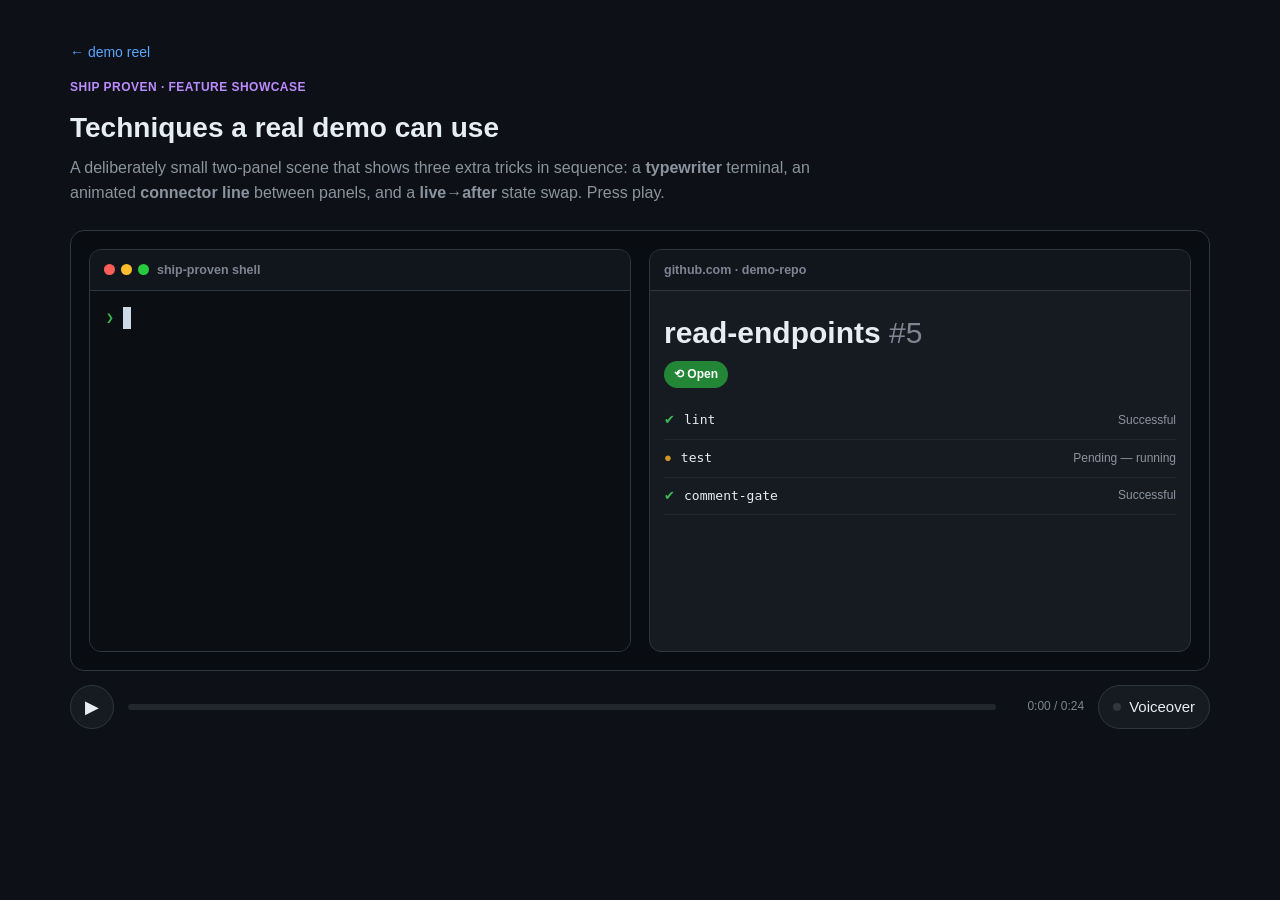
<file: site/showcase.html>
<!doctype html>
<html lang="en">
<head>
<meta charset="utf-8">
<meta name="viewport" content="width=device-width, initial-scale=1">
<title>Ship Proven — feature showcase</title>
<style>
  :root{--bg:#0d1117;--panel:#161b22;--line:#30363d;--fg:#e6edf3;--dim:#8b949e;--mut:#7d8590;
    --green:#3fb950;--red:#f85149;--yellow:#d29922;--purple:#bc8cff;--blue:#58a6ff;--term:#0b0f14;
    --mono:ui-monospace,SFMono-Regular,Menlo,Consolas,monospace}
  *{box-sizing:border-box}
  body{margin:0;background:var(--bg);color:var(--fg);
    font:15px/1.6 -apple-system,BlinkMacSystemFont,"Segoe UI",Roboto,Helvetica,Arial,sans-serif}
  .wrap{max-width:1180px;margin:0 auto;padding:40px 20px 60px}
  .eyebrow{color:var(--purple);font-weight:600;letter-spacing:.04em;text-transform:uppercase;font-size:12px}
  h1{font-size:28px;margin:.3em 0 .15em}
  .sub{color:var(--dim);font-size:16px;max-width:760px;margin:0 0 24px}
  a.back{color:var(--blue);text-decoration:none;font-size:14px}
  .movie{position:relative;border:1px solid var(--line);border-radius:14px;background:#090c10;padding:18px;overflow:hidden;margin-top:18px}
  .stage{display:grid;grid-template-columns:1fr 1fr;gap:18px}
  @media(max-width:900px){.stage{grid-template-columns:1fr}}
  .pane{border:1px solid var(--line);border-radius:12px;overflow:hidden;background:var(--panel);transition:filter .4s,box-shadow .4s}
  .pane h2{margin:0;font-size:12.5px;color:var(--mut);font-weight:600;padding:10px 14px;border-bottom:1px solid var(--line);background:#11161d;display:flex;gap:8px;align-items:center}
  .dots{display:flex;gap:6px}.dot{width:11px;height:11px;border-radius:50%}.r{background:#ff5f56}.y{background:#ffbd2e}.g{background:#27c93f}
  .movie.playing .pane{filter:brightness(.5)}
  .movie.playing .pane.active{filter:brightness(1);box-shadow:0 0 0 2px var(--purple),0 14px 50px rgba(188,140,255,.25)}
  .spot{background:rgba(188,140,255,.14);box-shadow:0 0 0 1px rgba(188,140,255,.5) inset;border-radius:6px}
  .term{background:var(--term);font-family:var(--mono);font-size:13px;line-height:1.7;padding:16px;white-space:pre-wrap;color:#cdd9e5;min-height:360px}
  .term .p{color:var(--green)}.term .c{color:#e6edf3}.term .o{color:var(--mut)}.term .n{color:var(--yellow)}
  .caret{display:inline-block;width:8px;background:#cdd9e5;animation:bl 1s steps(1) infinite;margin-left:1px}
  @keyframes bl{50%{opacity:0}}
  .card{padding:14px}
  .big{font-size:30px;font-weight:700;margin:4px 0}
  .state{display:inline-flex;gap:6px;font-size:12px;font-weight:600;color:#fff;padding:4px 10px;border-radius:999px}
  .open{background:#238636}.merged{background:#8957e5}
  .row{display:flex;align-items:center;gap:9px;padding:8px 0;border-bottom:1px solid #22272e;font-size:13px}
  .row .nm{font-family:var(--mono)}.row .st{margin-left:auto;color:var(--dim);font-size:12px}
  .ok{color:var(--green)}.pend{color:var(--yellow)}
  /* SVG connector layer */
  svg.wires{position:absolute;inset:0;pointer-events:none;z-index:3;width:100%;height:100%}
  .wire{stroke:var(--purple);stroke-width:2;fill:none;stroke-dasharray:6 6;opacity:0;
    transition:opacity .4s;filter:drop-shadow(0 0 4px rgba(188,140,255,.6));
    stroke-dashoffset:0;animation:flow 1s linear infinite}
  .wire.show{opacity:.95}
  @keyframes flow{to{stroke-dashoffset:-24}}
  /* pins */
  .pinlayer{position:absolute;inset:0;pointer-events:none;z-index:4}
  .pin{position:absolute;max-width:220px;opacity:0;transform:translateY(6px);transition:opacity .35s,transform .35s}
  .pin.show{opacity:1;transform:none}
  .pin .bubble{background:#1b1030;border:1px solid var(--purple);border-radius:9px;padding:8px 10px;font-size:12px;color:#e9ddff;box-shadow:0 10px 30px rgba(0,0,0,.5)}
  .ring{box-shadow:0 0 0 2px var(--purple),0 0 20px rgba(188,140,255,.45)!important;border-radius:6px}
  /* zoom: lift the active panel, magnify the ringed element */
  .pane{transform-origin:center;transition:filter .4s,box-shadow .4s,transform .5s}
  .movie.zoom .pane.active{transform:scale(1.04);z-index:2}
  .zoomed{transform:scale(1.18);transform-origin:left center;transition:transform .5s;position:relative;z-index:3}
  /* voice button */
  .voice{background:var(--panel);color:var(--fg);border:1px solid var(--line);height:44px;padding:0 14px;
    border-radius:22px;font:inherit;cursor:pointer;display:flex;align-items:center;gap:8px}
  .voice.on{border-color:var(--purple);color:#e9ddff}
  .voice .d{width:8px;height:8px;border-radius:50%;background:#30363d}
  .voice.on .d{background:var(--purple);box-shadow:0 0 8px var(--purple)}
  .caption{position:absolute;left:18px;right:18px;bottom:18px;background:rgba(13,17,23,.93);border:1px solid var(--line);border-left:3px solid var(--purple);border-radius:10px;padding:14px 16px;backdrop-filter:blur(6px);opacity:0;transform:translateY(8px);transition:.4s;pointer-events:none;z-index:5}
  .movie.playing .caption.show{opacity:1;transform:none}
  .caption .step{color:var(--purple);font-size:12px;font-weight:700;text-transform:uppercase;letter-spacing:.05em}
  .caption .txt{margin-top:3px;font-size:15px}
  code{background:#1f2630;padding:1px 6px;border-radius:5px;font-family:var(--mono);font-size:.85em}
  .bar{display:flex;align-items:center;gap:14px;margin-top:14px}
  .btn{background:var(--panel);color:var(--fg);border:1px solid var(--line);width:44px;height:44px;border-radius:50%;font-size:18px;cursor:pointer;display:grid;place-items:center}
  .track{flex:1;height:6px;background:#22272e;border-radius:999px;position:relative;cursor:pointer}
  .fill{position:absolute;left:0;top:0;bottom:0;background:var(--purple);border-radius:999px;width:0}
  .time{color:var(--mut);font-size:12px;min-width:74px;text-align:right}
</style>
</head>
<body>
<div class="wrap">
  <a class="back" href="index.html">← demo reel</a>
  <div class="eyebrow" style="margin-top:14px">Ship Proven · feature showcase</div>
  <h1>Techniques a real demo can use</h1>
  <p class="sub">A deliberately small two-panel scene that shows three extra tricks in sequence:
    a <b>typewriter</b> terminal, an animated <b>connector line</b> between panels, and a
    <b>live→after</b> state swap. Press play.</p>

  <div class="movie" id="movie">
    <div class="stage">
      <div class="pane" id="pane-term">
        <h2><span class="dots"><span class="dot r"></span><span class="dot y"></span><span class="dot g"></span></span> ship-proven shell</h2>
        <div class="term" id="term"><span id="typed"></span><span class="caret" id="caret">&nbsp;</span></div>
      </div>
      <div class="pane" id="pane-gh">
        <h2>github.com · demo-repo</h2>
        <div class="card">
          <div class="big">read-endpoints <span style="color:var(--mut);font-weight:400">#5</span></div>
          <div id="badge"><span class="state open" data-k="badge">⟲ Open</span></div>
          <div style="margin-top:14px">
            <div class="row"><span class="ok">✔</span><span class="nm">lint</span><span class="st">Successful</span></div>
            <div class="row" id="rowtest"><span class="pend" id="testico">●</span><span class="nm">test</span>
              <span class="st" id="teststatus">Pending — running</span></div>
            <div class="row"><span class="ok">✔</span><span class="nm">comment-gate</span><span class="st">Successful</span></div>
          </div>
        </div>
      </div>
    </div>
    <svg class="wires" id="wires"><path class="wire" id="wire1"/></svg>
    <div class="pinlayer" id="pinlayer"></div>
    <div class="caption" id="caption"><div class="step" id="cap-step"></div><div class="txt" id="cap-txt"></div></div>
  </div>

  <div class="bar">
    <button class="btn" id="play">▶</button>
    <div class="track" id="track"><div class="fill" id="fill"></div></div>
    <div class="time" id="time">0:00 / 0:00</div>
    <button class="voice" id="voice"><span class="d"></span>Voiceover</button>
  </div>
</div>

<script>
const CMD="run plan ship-read-endpoints";
const BEATS=[
 {d:4,pane:'term',step:'1 · typewriter',txt:'Commands can type themselves in before the output lands — it reads like a live session.',fx:'type',
  say:'Commands can type themselves in before the output lands, so it reads like a live session.'},
 {d:4,pane:'term',step:'2 · output arrives',txt:'The step runs and reports the PR it opened: <code>pr 5</code>.',fx:'out',
  say:'The step runs and reports the pull request it opened: P R five.'},
 {d:5,pane:'gh',step:'3 · connector line',txt:'An animated line can draw the link between panels — here from the command to PR #5.',fx:'wire',pin:{target:'badge',html:'<b>Opened →</b> PR #5'},
  say:'An animated line draws the link between panels, here from the command to pull request five.'},
 {d:6,pane:'gh',step:'4 · zoom in',txt:'The camera can push in on the panel — and magnify the exact element being discussed.',fx:'zoom',zoom:'badge',pin:{target:'badge',html:'<b>Zoomed →</b> the PR state'},
  say:'The camera can push in on a panel, and magnify the exact element being discussed.'},
 {d:5,pane:'gh',step:'5 · live → after',txt:'State can change on screen: <code>test</code> flips to green and the PR flips to <b>Merged</b>.',fx:'swap',
  say:'State changes on screen: the test flips to green, and the pull request flips to merged.'},
];
const TOTAL=BEATS.reduce((s,b)=>s+b.d,0);
const movie=document.getElementById('movie'),cap=document.getElementById('caption');
const capStep=document.getElementById('cap-step'),capTxt=document.getElementById('cap-txt');
const fill=document.getElementById('fill'),timeEl=document.getElementById('time'),playBtn=document.getElementById('play');
const panes={term:document.getElementById('pane-term'),gh:document.getElementById('pane-gh')};
const typed=document.getElementById('typed'),caret=document.getElementById('caret');
const pinlayer=document.getElementById('pinlayer'),wires=document.getElementById('wires'),wire1=document.getElementById('wire1');
let t=0,playing=false,raf=null,last=null,voiceOn=false,spokenBeat=-1;
const fmt=s=>`${Math.floor(s/60)}:${String(Math.floor(s%60)).padStart(2,'0')}`;
function idx(x){let a=0;for(let i=0;i<BEATS.length;i++){if(x<a+BEATS[i].d)return i;a+=BEATS[i].d;}return BEATS.length-1;}
function speak(i){
  if(!voiceOn||!('speechSynthesis'in window))return;
  if(i===spokenBeat)return; spokenBeat=i;
  window.speechSynthesis.cancel();
  const u=new SpeechSynthesisUtterance(BEATS[i].say||BEATS[i].txt.replace(/<[^>]+>/g,''));
  u.rate=1.0; u.pitch=1.0; window.speechSynthesis.speak(u);
}

const OUT='\n<span class="o">step </span><span class="c">read-endpoints</span> (kind pr)\n<span class="o">pr   </span><span class="n">5</span>  <span class="o">← step produced this PR</span>\n';
function applyFx(b,into){
  if(b.fx==='type'){
    const n=Math.min(CMD.length, Math.floor(into/0.12));
    typed.innerHTML='<span class="p">❯</span> <span class="c">'+CMD.slice(0,n)+'</span>';
    caret.style.display='inline-block';
  }
  if(b.fx==='out'){ typed.innerHTML='<span class="p">❯</span> <span class="c">'+CMD+'</span>'+OUT; caret.style.display='none'; }
  if(b.fx==='wire'){ drawWire(); } else { wire1.classList.remove('show'); }
  // live->after swap
  const after = b.fx==='swap';
  document.getElementById('testico').className = after?'ok':'pend';
  document.getElementById('testico').textContent = after?'✔':'●';
  document.getElementById('teststatus').textContent = after?'Successful':'Pending — running';
  document.getElementById('badge').innerHTML = after
    ? '<span class="state merged" data-k="badge">⚑ Merged</span>'
    : '<span class="state open" data-k="badge">⟲ Open</span>';
}
function drawWire(){
  const m=movie.getBoundingClientRect();
  const from=typed.getBoundingClientRect(), to=document.querySelector('[data-k="badge"]').getBoundingClientRect();
  const x1=from.right-m.left, y1=from.top-m.top+from.height/2;
  const x2=to.left-m.left, y2=to.top-m.top+to.height/2;
  const mx=(x1+x2)/2;
  wire1.setAttribute('d',`M ${x1} ${y1} C ${mx} ${y1}, ${mx} ${y2}, ${x2} ${y2}`);
  wire1.classList.add('show');
}
function placePin(spec){
  pinlayer.innerHTML=''; document.querySelectorAll('.ring').forEach(e=>e.classList.remove('ring'));
  if(!spec)return; const tgt=document.querySelector(`[data-k="${spec.target}"]`); if(!tgt)return;
  tgt.classList.add('ring');
  const m=movie.getBoundingClientRect(),r=tgt.getBoundingClientRect();
  const pin=document.createElement('div');pin.className='pin';
  pin.innerHTML=`<div class="bubble">${spec.html}</div>`;pinlayer.appendChild(pin);
  const pr=pin.getBoundingClientRect();
  let x=Math.min(r.right-m.left+14, m.width-pr.width-8), y=r.top-m.top-pr.height-10;
  if(y<8)y=r.bottom-m.top+10;
  pin.style.left=Math.max(8,x)+'px';pin.style.top=y+'px';
  requestAnimationFrame(()=>pin.classList.add('show'));
}
function render(){
  const i=idx(t),b=BEATS[i]; let a=0;for(let j=0;j<i;j++)a+=BEATS[j].d; const into=t-a;
  if(playing) speak(i);
  movie.classList.toggle('playing',playing||t>0);
  for(const k in panes)panes[k].classList.toggle('active',panes[k]===panes[b.pane]);
  applyFx(b,into); placePin(b.pin);
  movie.classList.toggle('zoom', b.fx==='zoom');
  document.querySelectorAll('.zoomed').forEach(e=>e.classList.remove('zoomed'));
  if(b.zoom){ const z=document.querySelector(`[data-k="${b.zoom}"]`); if(z) z.classList.add('zoomed'); }
  capStep.innerHTML=b.step;capTxt.innerHTML=b.txt;cap.classList.add('show');
  fill.style.width=(100*t/TOTAL)+'%';timeEl.textContent=`${fmt(t)} / ${fmt(TOTAL)}`;
}
function tick(ts){if(!playing)return;if(last==null)last=ts;t+=(ts-last)/1000;last=ts;
  if(t>=TOTAL){t=TOTAL;render();pause();upNext();return;}render();raf=requestAnimationFrame(tick);}
function play(){if(t>=TOTAL){t=0;spokenBeat=-1;}playing=true;last=null;playBtn.textContent='⏸';raf=requestAnimationFrame(tick);render();}
function pause(){playing=false;playBtn.textContent='▶';cancelAnimationFrame(raf);if('speechSynthesis'in window)window.speechSynthesis.cancel();}

let advancing=false;
function upNext(){ if(advancing)return; advancing=true; let n=5; const NEXT='gate-catch.html?autoplay=1';
  const ov=document.createElement('div');
  ov.style.cssText='position:absolute;inset:0;display:grid;place-items:center;background:rgba(9,12,16,.86);backdrop-filter:blur(4px);z-index:7;text-align:center';
  ov.innerHTML='<div><div style="color:#bc8cff;font-size:12px;font-weight:700;text-transform:uppercase;letter-spacing:.06em">Up next</div><div style="font-size:22px;font-weight:600;margin:6px 0 2px">Video 4 · a gate catches a mistake</div><div id="cd" style="color:#8b949e;margin-top:10px">starting in '+n+'s…</div><div style="margin-top:16px;display:flex;gap:10px;justify-content:center"><button id="go" style="background:#bc8cff;color:#0d1117;border:0;padding:9px 16px;border-radius:8px;font:inherit;font-weight:600;cursor:pointer">Play now</button><button id="stay" style="background:#161b22;color:#e6edf3;border:1px solid #30363d;padding:9px 16px;border-radius:8px;font:inherit;cursor:pointer">Stay here</button></div></div>';
  movie.appendChild(ov);
  const go=()=>{clearInterval(iv);location.href=NEXT;};
  const iv=setInterval(()=>{n--;const cd=document.getElementById('cd');if(cd)cd.textContent='starting in '+n+'s…';if(n<=0)go();},1000);
  ov.querySelector('#go').onclick=go; ov.querySelector('#stay').onclick=()=>{clearInterval(iv);ov.remove();advancing=false;};
}
playBtn.onclick=()=>playing?pause():play();
const voiceBtn=document.getElementById('voice');
voiceBtn.onclick=()=>{ voiceOn=!voiceOn; voiceBtn.classList.toggle('on',voiceOn);
  if(!voiceOn && 'speechSynthesis'in window) window.speechSynthesis.cancel();
  else { spokenBeat=-1; if(playing) speak(idx(t)); } };
document.getElementById('track').onclick=e=>{const r=e.currentTarget.getBoundingClientRect();
  t=Math.max(0,Math.min(TOTAL,(e.clientX-r.left)/r.width*TOTAL));render();};
render();
if(new URLSearchParams(location.search).get('autoplay')==='1')play();
</script>
</body>
</html>
</file>
<file: engine/example-pr-tekton/sp-video.css>
/* sp-video.css — shared styling + animations for the Ship Proven video engine.
 * Pair with sp-video.js. A page includes both, then supplies only its panels'
 * content and a BEATS array. This file owns the look so videos stay consistent.
 */
:root{
  --bg:#0d1117;--panel:#161b22;--line:#30363d;--fg:#e6edf3;--dim:#8b949e;--mut:#7d8590;
  --green:#3fb950;--red:#f85149;--yellow:#d29922;--purple:#bc8cff;--blue:#58a6ff;--term:#0b0f14;
  --mono:ui-monospace,SFMono-Regular,Menlo,Consolas,monospace;
}
*{box-sizing:border-box}
body{margin:0;background:var(--bg);color:var(--fg);
  font:15px/1.6 -apple-system,BlinkMacSystemFont,"Segoe UI",Roboto,Helvetica,Arial,sans-serif}
.wrap{max-width:1180px;margin:0 auto;padding:40px 20px 60px}
.eyebrow{color:var(--purple);font-weight:600;letter-spacing:.04em;text-transform:uppercase;font-size:12px}
h1{font-size:30px;line-height:1.15;margin:.3em 0 .15em}
.sub{color:var(--dim);font-size:17px;margin:0 0 24px;max-width:820px}

.movie{position:relative;border:1px solid var(--line);border-radius:14px;background:#090c10;padding:18px;overflow:hidden}
.stage{display:grid;grid-template-columns:1fr;gap:18px;align-items:start;transition:grid-template-columns .7s cubic-bezier(.2,.8,.2,1)}
.stage.two{grid-template-columns:1.1fr 1fr}
.stage.three{grid-template-columns:1fr 1fr 1fr}
@media(max-width:900px){.stage,.stage.two,.stage.three{grid-template-columns:1fr}}

.pane{border:1px solid var(--line);border-radius:12px;overflow:hidden;background:var(--panel);
  transition:filter .4s,box-shadow .4s,transform .6s,opacity .5s;transform-origin:center}
.pane.hidden{opacity:0;transform:scale(.9) translateX(20px);width:0;min-width:0;padding:0;border:0;pointer-events:none;position:absolute;left:-9999px}
.pane.reveal{animation:slideIn .6s cubic-bezier(.2,.8,.2,1)}
.pane.leaving{animation:slideOut .55s cubic-bezier(.4,0,.6,1) forwards}
@keyframes slideIn{from{opacity:0;transform:translateX(26px) scale(.95)}to{opacity:1;transform:none}}
@keyframes slideOut{from{opacity:1;transform:none}to{opacity:0;transform:translateX(-26px) scale(.92)}}
.pane h2{margin:0;font-size:12.5px;color:var(--mut);font-weight:600;padding:10px 14px;border-bottom:1px solid var(--line);background:#11161d;display:flex;gap:8px;align-items:center}
.dots{display:flex;gap:6px}.dot{width:11px;height:11px;border-radius:50%}
.r{background:#ff5f56}.y{background:#ffbd2e}.g{background:#27c93f}

.movie.playing .pane{filter:brightness(.55)}
.movie.playing.multi .pane{filter:brightness(.5)}
.movie.playing .pane.active{filter:brightness(1);box-shadow:0 0 0 2px var(--purple),0 14px 50px rgba(188,140,255,.25)}
.movie.zoom .pane.active{transform:scale(1.03);z-index:2}
.zoomed{transform:scale(1.15);transform-origin:left center;transition:transform .5s;position:relative;z-index:3}
.spot{background:rgba(188,140,255,.14);box-shadow:0 0 0 1px rgba(188,140,255,.5) inset;border-radius:6px}

/* terminal panel helper classes */
.term{background:var(--term);font-family:var(--mono);font-size:12.5px;line-height:1.7;padding:14px;white-space:pre-wrap;color:#cdd9e5;min-height:460px}
.term .p{color:var(--green)}.term .c{color:#e6edf3}.term .o{color:var(--mut)}
.term .k{color:var(--blue)}.term .n{color:var(--yellow)}.term .ok{color:var(--green)}.term .bad{color:var(--red)}
.line{display:block;border-radius:6px;padding:0 4px;margin:0 -4px}
.caret{display:inline-block;width:7px;background:#cdd9e5;animation:bl 1s steps(1) infinite}@keyframes bl{50%{opacity:0}}

/* github-card helpers */
.gh .hd{padding:14px;border-bottom:1px solid var(--line)}
.gh .title{font-size:17px;font-weight:600;margin:0 0 8px}.gh .title .num{color:var(--mut);font-weight:400}
.state{display:inline-flex;gap:6px;font-size:12px;font-weight:600;color:#fff;padding:4px 10px;border-radius:999px;background:#238636}
.state.merged{background:#8957e5}.state.closed{background:#da3633}
.gh .meta{color:var(--dim);font-size:12.5px;margin-top:9px}.gh .meta b{color:var(--fg)}
.branch{font-family:var(--mono);background:#1f2630;padding:1px 6px;border-radius:5px;font-size:12px}
.grp{color:var(--mut);font-size:11px;text-transform:uppercase;letter-spacing:.04em;padding:10px 14px 2px}
.row{display:flex;align-items:center;gap:9px;padding:7px 14px;border-bottom:1px solid #22272e;font-size:12.5px}
.row .nm{font-family:var(--mono)}.row .st{margin-left:auto;color:var(--dim);font-size:11.5px}
.ok{color:var(--green)}.pend{color:var(--yellow)}.bad{color:var(--red)}

/* pipeline / tekton helpers */
.pipe{padding:14px}
.prun{padding:9px 14px;border-bottom:1px solid #22272e;font-size:12px;display:flex;align-items:center;gap:10px;font-family:var(--mono)}
.prun .ico{width:16px;text-align:center}.prun .nm{color:#e6edf3}.prun .meta{margin-left:auto;color:var(--mut);font-size:11px}
.prun.head{background:#11161d}
.stepstrip{display:flex;gap:4px;padding:10px 14px;flex-wrap:wrap}
.chip{font-size:10.5px;padding:3px 7px;border-radius:5px;background:#132018;color:var(--green);border:1px solid #1d3326;font-family:var(--mono)}

/* pins */
.pinlayer{position:absolute;inset:0;pointer-events:none;z-index:4}
.pin{position:absolute;max-width:230px;opacity:0;transform:translateY(6px);transition:opacity .35s,transform .35s}
.pin.show{opacity:1;transform:none}
.pin .bubble{background:#1b1030;border:1px solid var(--purple);border-radius:9px;padding:8px 10px;font-size:12px;line-height:1.4;color:#e9ddff;box-shadow:0 10px 30px rgba(0,0,0,.5)}
.pin .bubble b{color:#fff}
.pin .bubble code{background:#2a1b45;padding:1px 5px;border-radius:4px;font-family:var(--mono);font-size:.9em}
.pin .arrow{position:absolute;width:0;height:0}
.pin.left .arrow{top:14px;left:-9px;border:9px solid transparent;border-right-color:var(--purple)}
.pin.right .arrow{top:14px;right:-9px;border:9px solid transparent;border-left-color:var(--purple)}
.ring{box-shadow:0 0 0 2px var(--purple),0 0 20px rgba(188,140,255,.45)!important;border-radius:6px}

/* caption + attention cues */
.caption{position:absolute;left:18px;right:18px;bottom:18px;background:rgba(13,17,23,.93);border:1px solid var(--line);border-left:3px solid var(--purple);border-radius:10px;padding:14px 16px;backdrop-filter:blur(6px);opacity:0;transform:translateY(8px);transition:opacity .4s,transform .4s;pointer-events:none;z-index:5}
.movie.playing .caption.show{opacity:1;transform:none}
.caption .step{color:var(--purple);font-size:12px;font-weight:700;text-transform:uppercase;letter-spacing:.05em;transition:color .3s}
.caption .txt{margin-top:3px;font-size:15px}
.caption code{background:#1f2630;padding:1px 6px;border-radius:5px;font-family:var(--mono);font-size:.85em}
@keyframes capPop{0%{transform:scale(.96) translateY(10px);opacity:0}55%{transform:scale(1.03) translateY(0);opacity:1}100%{transform:scale(1)}}
@keyframes wordIn{from{opacity:0;transform:translateY(4px)}to{opacity:1;transform:none}}
.caption.pop{animation:capPop .5s cubic-bezier(.2,.8,.2,1)}.caption.pop .step{color:#d7b8ff}
.caption .txt .w{display:inline-block;opacity:0;animation:wordIn .32s ease forwards}

/* controls */
.bar{display:flex;align-items:center;gap:14px;margin-top:14px}
.btn{background:var(--panel);color:var(--fg);border:1px solid var(--line);width:44px;height:44px;border-radius:50%;font-size:18px;cursor:pointer;display:grid;place-items:center}
.btn:hover{border-color:var(--purple)}
.track{flex:1;height:6px;background:#22272e;border-radius:999px;position:relative;cursor:pointer}
.fill{position:absolute;left:0;top:0;bottom:0;background:var(--purple);border-radius:999px;width:0}
.time{color:var(--mut);font-size:12px;min-width:74px;text-align:right;font-variant-numeric:tabular-nums}
.voice{background:var(--panel);color:var(--fg);border:1px solid var(--line);height:44px;padding:0 14px;border-radius:22px;font:inherit;cursor:pointer;display:flex;align-items:center;gap:8px}
.voice.on{border-color:var(--purple);color:#e9ddff}.voice .d{width:8px;height:8px;border-radius:50%;background:#30363d}.voice.on .d{background:var(--purple);box-shadow:0 0 8px var(--purple)}
footer{color:var(--mut);font-size:12px;margin-top:26px;border-top:1px solid var(--line);padding-top:14px}
</file>
<file: engine/sp-video.css>
/* sp-video.css — shared styling + animations for the Ship Proven video engine.
 * Pair with sp-video.js. A page includes both, then supplies only its panels'
 * content and a BEATS array. This file owns the look so videos stay consistent.
 */
:root{
  --bg:#0d1117;--panel:#161b22;--line:#30363d;--fg:#e6edf3;--dim:#8b949e;--mut:#7d8590;
  --green:#3fb950;--red:#f85149;--yellow:#d29922;--purple:#bc8cff;--blue:#58a6ff;--term:#0b0f14;
  --mono:ui-monospace,SFMono-Regular,Menlo,Consolas,monospace;
}
*{box-sizing:border-box}
body{margin:0;background:var(--bg);color:var(--fg);
  font:15px/1.6 -apple-system,BlinkMacSystemFont,"Segoe UI",Roboto,Helvetica,Arial,sans-serif}
.wrap{max-width:1180px;margin:0 auto;padding:40px 20px 60px}
.eyebrow{color:var(--purple);font-weight:600;letter-spacing:.04em;text-transform:uppercase;font-size:12px}
h1{font-size:30px;line-height:1.15;margin:.3em 0 .15em}
.sub{color:var(--dim);font-size:17px;margin:0 0 24px;max-width:820px}

.movie{position:relative;border:1px solid var(--line);border-radius:14px;background:#090c10;padding:18px;overflow:hidden}
.stage{display:grid;grid-template-columns:1fr;gap:18px;align-items:start;transition:grid-template-columns .7s cubic-bezier(.2,.8,.2,1)}
.stage.two{grid-template-columns:1.1fr 1fr}
.stage.three{grid-template-columns:1fr 1fr 1fr}
@media(max-width:900px){.stage,.stage.two,.stage.three{grid-template-columns:1fr}}

.pane{border:1px solid var(--line);border-radius:12px;overflow:hidden;background:var(--panel);
  transition:filter .4s,box-shadow .4s,transform .6s,opacity .5s;transform-origin:center}
.pane.hidden{opacity:0;transform:scale(.9) translateX(20px);width:0;min-width:0;padding:0;border:0;pointer-events:none;position:absolute;left:-9999px}
.pane.reveal{animation:slideIn .6s cubic-bezier(.2,.8,.2,1)}
.pane.leaving{animation:slideOut .55s cubic-bezier(.4,0,.6,1) forwards}
@keyframes slideIn{from{opacity:0;transform:translateX(26px) scale(.95)}to{opacity:1;transform:none}}
@keyframes slideOut{from{opacity:1;transform:none}to{opacity:0;transform:translateX(-26px) scale(.92)}}
.pane h2{margin:0;font-size:12.5px;color:var(--mut);font-weight:600;padding:10px 14px;border-bottom:1px solid var(--line);background:#11161d;display:flex;gap:8px;align-items:center}
.dots{display:flex;gap:6px}.dot{width:11px;height:11px;border-radius:50%}
.r{background:#ff5f56}.y{background:#ffbd2e}.g{background:#27c93f}

.movie.playing .pane{filter:brightness(.55)}
.movie.playing.multi .pane{filter:brightness(.5)}
.movie.playing .pane.active{filter:brightness(1);box-shadow:0 0 0 2px var(--purple),0 14px 50px rgba(188,140,255,.25)}
.movie.zoom .pane.active{transform:scale(1.03);z-index:2}
.zoomed{transform:scale(1.15);transform-origin:left center;transition:transform .5s;position:relative;z-index:3}
.spot{background:rgba(188,140,255,.14);box-shadow:0 0 0 1px rgba(188,140,255,.5) inset;border-radius:6px}

/* terminal panel helper classes */
.term{background:var(--term);font-family:var(--mono);font-size:12.5px;line-height:1.7;padding:14px;white-space:pre-wrap;color:#cdd9e5;min-height:460px}
.term .p{color:var(--green)}.term .c{color:#e6edf3}.term .o{color:var(--mut)}
.term .k{color:var(--blue)}.term .n{color:var(--yellow)}.term .ok{color:var(--green)}.term .bad{color:var(--red)}
.line{display:block;border-radius:6px;padding:0 4px;margin:0 -4px}
.caret{display:inline-block;width:7px;background:#cdd9e5;animation:bl 1s steps(1) infinite}@keyframes bl{50%{opacity:0}}

/* github-card helpers */
.gh .hd{padding:14px;border-bottom:1px solid var(--line)}
.gh .title{font-size:17px;font-weight:600;margin:0 0 8px}.gh .title .num{color:var(--mut);font-weight:400}
.state{display:inline-flex;gap:6px;font-size:12px;font-weight:600;color:#fff;padding:4px 10px;border-radius:999px;background:#238636}
.state.merged{background:#8957e5}.state.closed{background:#da3633}
.gh .meta{color:var(--dim);font-size:12.5px;margin-top:9px}.gh .meta b{color:var(--fg)}
.branch{font-family:var(--mono);background:#1f2630;padding:1px 6px;border-radius:5px;font-size:12px}
.grp{color:var(--mut);font-size:11px;text-transform:uppercase;letter-spacing:.04em;padding:10px 14px 2px}
.row{display:flex;align-items:center;gap:9px;padding:7px 14px;border-bottom:1px solid #22272e;font-size:12.5px}
.row .nm{font-family:var(--mono)}.row .st{margin-left:auto;color:var(--dim);font-size:11.5px}
.ok{color:var(--green)}.pend{color:var(--yellow)}.bad{color:var(--red)}

/* pipeline / tekton helpers */
.pipe{padding:14px}
.prun{padding:9px 14px;border-bottom:1px solid #22272e;font-size:12px;display:flex;align-items:center;gap:10px;font-family:var(--mono)}
.prun .ico{width:16px;text-align:center}.prun .nm{color:#e6edf3}.prun .meta{margin-left:auto;color:var(--mut);font-size:11px}
.prun.head{background:#11161d}
.stepstrip{display:flex;gap:4px;padding:10px 14px;flex-wrap:wrap}
.chip{font-size:10.5px;padding:3px 7px;border-radius:5px;background:#132018;color:var(--green);border:1px solid #1d3326;font-family:var(--mono)}

/* pins */
.pinlayer{position:absolute;inset:0;pointer-events:none;z-index:4}
.pin{position:absolute;max-width:230px;opacity:0;transform:translateY(6px);transition:opacity .35s,transform .35s}
.pin.show{opacity:1;transform:none}
.pin .bubble{background:#1b1030;border:1px solid var(--purple);border-radius:9px;padding:8px 10px;font-size:12px;line-height:1.4;color:#e9ddff;box-shadow:0 10px 30px rgba(0,0,0,.5)}
.pin .bubble b{color:#fff}
.pin .bubble code{background:#2a1b45;padding:1px 5px;border-radius:4px;font-family:var(--mono);font-size:.9em}
.pin .arrow{position:absolute;width:0;height:0}
.pin.left .arrow{top:14px;left:-9px;border:9px solid transparent;border-right-color:var(--purple)}
.pin.right .arrow{top:14px;right:-9px;border:9px solid transparent;border-left-color:var(--purple)}
.ring{box-shadow:0 0 0 2px var(--purple),0 0 20px rgba(188,140,255,.45)!important;border-radius:6px}

/* caption + attention cues */
.caption{position:absolute;left:18px;right:18px;bottom:18px;background:rgba(13,17,23,.93);border:1px solid var(--line);border-left:3px solid var(--purple);border-radius:10px;padding:14px 16px;backdrop-filter:blur(6px);opacity:0;transform:translateY(8px);transition:opacity .4s,transform .4s;pointer-events:none;z-index:5}
.movie.playing .caption.show{opacity:1;transform:none}
.caption .step{color:var(--purple);font-size:12px;font-weight:700;text-transform:uppercase;letter-spacing:.05em;transition:color .3s}
.caption .txt{margin-top:3px;font-size:15px}
.caption code{background:#1f2630;padding:1px 6px;border-radius:5px;font-family:var(--mono);font-size:.85em}
@keyframes capPop{0%{transform:scale(.96) translateY(10px);opacity:0}55%{transform:scale(1.03) translateY(0);opacity:1}100%{transform:scale(1)}}
@keyframes wordIn{from{opacity:0;transform:translateY(4px)}to{opacity:1;transform:none}}
.caption.pop{animation:capPop .5s cubic-bezier(.2,.8,.2,1)}.caption.pop .step{color:#d7b8ff}
.caption .txt .w{display:inline-block;opacity:0;animation:wordIn .32s ease forwards}

/* controls */
.bar{display:flex;align-items:center;gap:14px;margin-top:14px}
.btn{background:var(--panel);color:var(--fg);border:1px solid var(--line);width:44px;height:44px;border-radius:50%;font-size:18px;cursor:pointer;display:grid;place-items:center}
.btn:hover{border-color:var(--purple)}
.track{flex:1;height:6px;background:#22272e;border-radius:999px;position:relative;cursor:pointer}
.fill{position:absolute;left:0;top:0;bottom:0;background:var(--purple);border-radius:999px;width:0}
.time{color:var(--mut);font-size:12px;min-width:74px;text-align:right;font-variant-numeric:tabular-nums}
.voice{background:var(--panel);color:var(--fg);border:1px solid var(--line);height:44px;padding:0 14px;border-radius:22px;font:inherit;cursor:pointer;display:flex;align-items:center;gap:8px}
.voice.on{border-color:var(--purple);color:#e9ddff}.voice .d{width:8px;height:8px;border-radius:50%;background:#30363d}.voice.on .d{background:var(--purple);box-shadow:0 0 8px var(--purple)}
footer{color:var(--mut);font-size:12px;margin-top:26px;border-top:1px solid var(--line);padding-top:14px}
</file>
